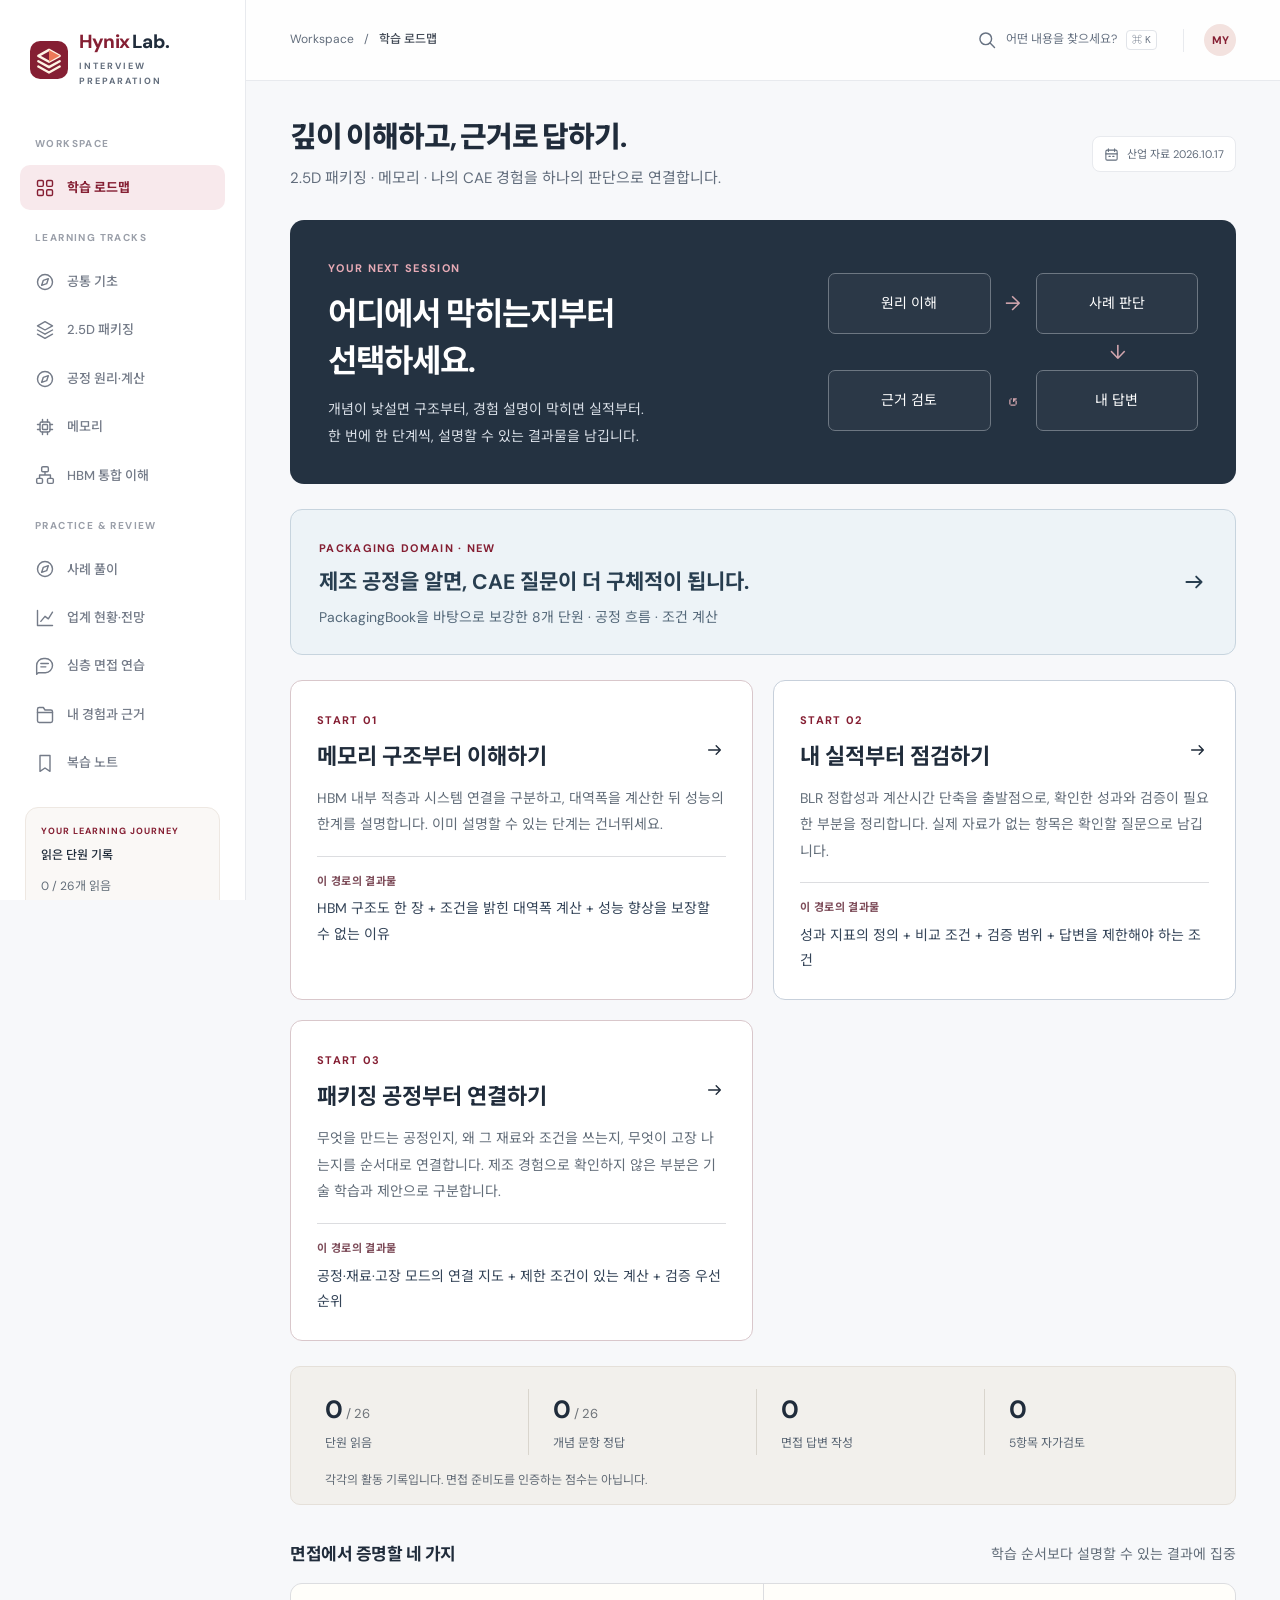
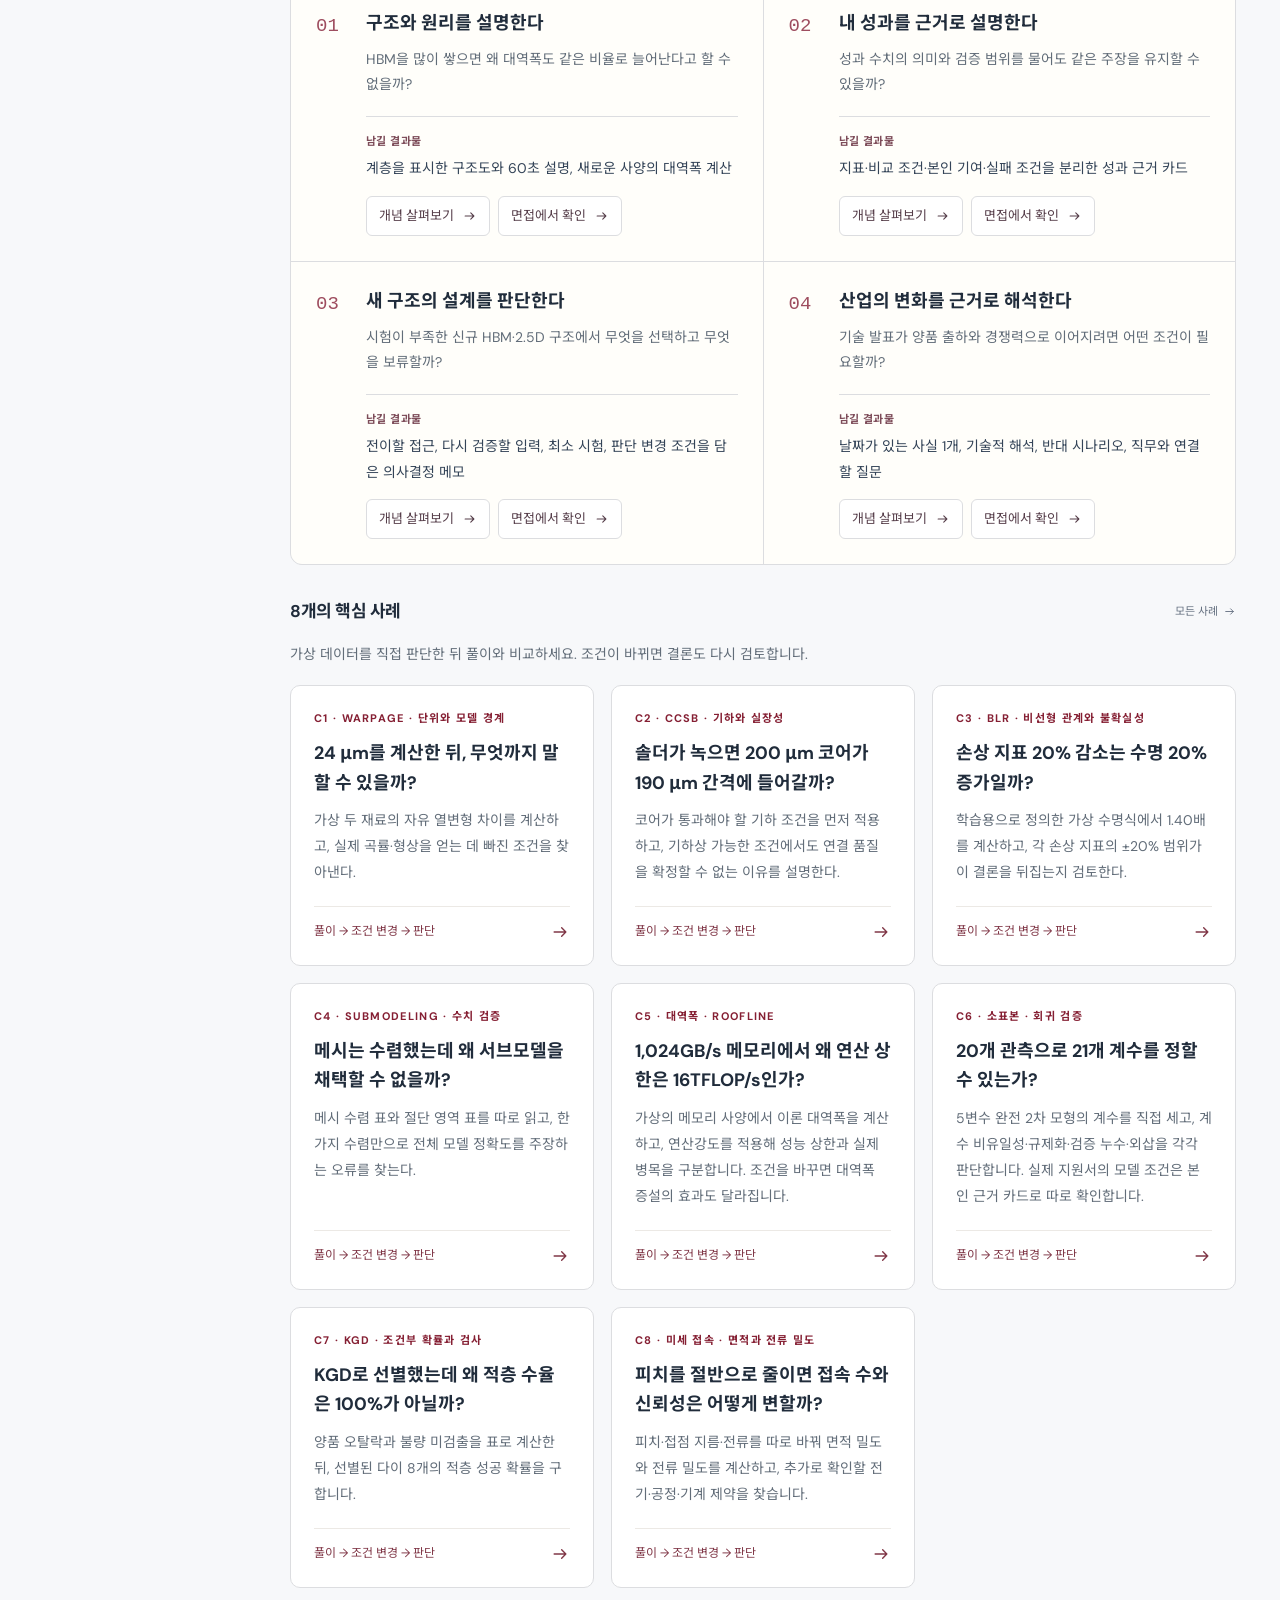
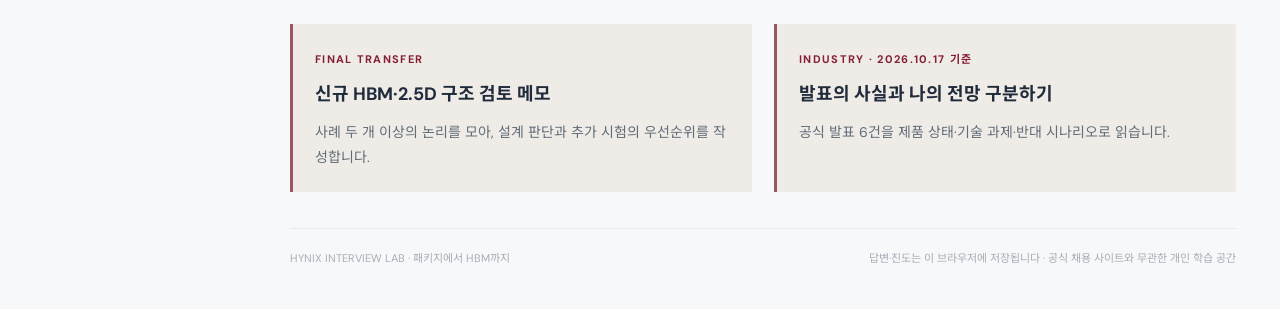
<file: hynix-interview/index.html>
<!doctype html>
<html lang="ko">
<head>
  <meta charset="utf-8">
  <meta name="viewport" content="width=device-width, initial-scale=1">
  <meta name="theme-color" content="#851f33">
  <meta name="description" content="2.5D 패키징과 메모리의 기초부터 HBM, 패키지 CAE 심층 면접까지. 개념 학습, 여덟 가지 진단 사례, 조건별 심층 질문과 개인 답변 노트를 연결해 준비하세요.">
  <title>Hynix Interview Lab · 패키지에서 HBM까지</title>
  <link rel="icon" type="image/svg+xml" href="./assets/favicon.svg">
  <link rel="stylesheet" href="./assets/style.css">
  <link rel="stylesheet" href="./assets/workspace-v2.css">
  <link rel="stylesheet" href="./assets/process-learning.css">
  <script defer src="./content/packaging.js"></script>
  <script defer src="./content/memory.js"></script>
  <script defer src="./content/questions.js"></script>
  <script defer src="./content/industry.js"></script>
  <script defer src="./content/curriculum.js"></script>
  <script defer src="./content/coaching.js"></script>
  <script defer src="./content/deepdives.js"></script>
  <script defer src="./content/process-foundations.js"></script>
  <script defer src="./content/process-advanced.js"></script>
  <script defer src="./content/process-interviews.js"></script>
  <script defer src="./content/process-map.js"></script>
  <script defer src="./content/cases-packaging.js"></script>
  <script defer src="./content/cases-analysis.js"></script>
  <script defer src="./content/cases-process.js"></script>
  <script defer src="./assets/technical-diagrams.js"></script>
  <script defer src="./assets/process-learning.js"></script>
  <script defer src="./assets/workspace-v2.js"></script>
  <script defer src="./assets/app.js"></script>
</head>
<body>
  <a class="skip-link" href="#main">본문으로 바로가기</a>
  <div id="app"><div class="initial-loading">학습 공간을 준비하고 있습니다.</div></div>
  <dialog id="search-dialog" aria-labelledby="search-title">
    <div class="search-heading"><strong id="search-title">학습 내용 검색</strong><button class="icon-button" id="close-search" aria-label="검색 닫기">✕</button></div>
    <label class="search-input-wrap"><span aria-hidden="true">⌕</span><input id="search-input" type="search" aria-label="개념, 단원, 면접 질문 검색" placeholder="개념, 단원, 면접 질문 검색" autocomplete="off"></label>
    <div id="search-results" class="search-results"></div>
    <p class="search-hint">Esc 닫기 · 검색 결과를 선택하면 해당 페이지로 이동합니다.</p>
  </dialog>
  <div id="toast" class="toast" role="status" aria-live="polite"></div>
  <input hidden id="import-file" type="file" accept="application/json,.json">
</body>
</html>
</file>
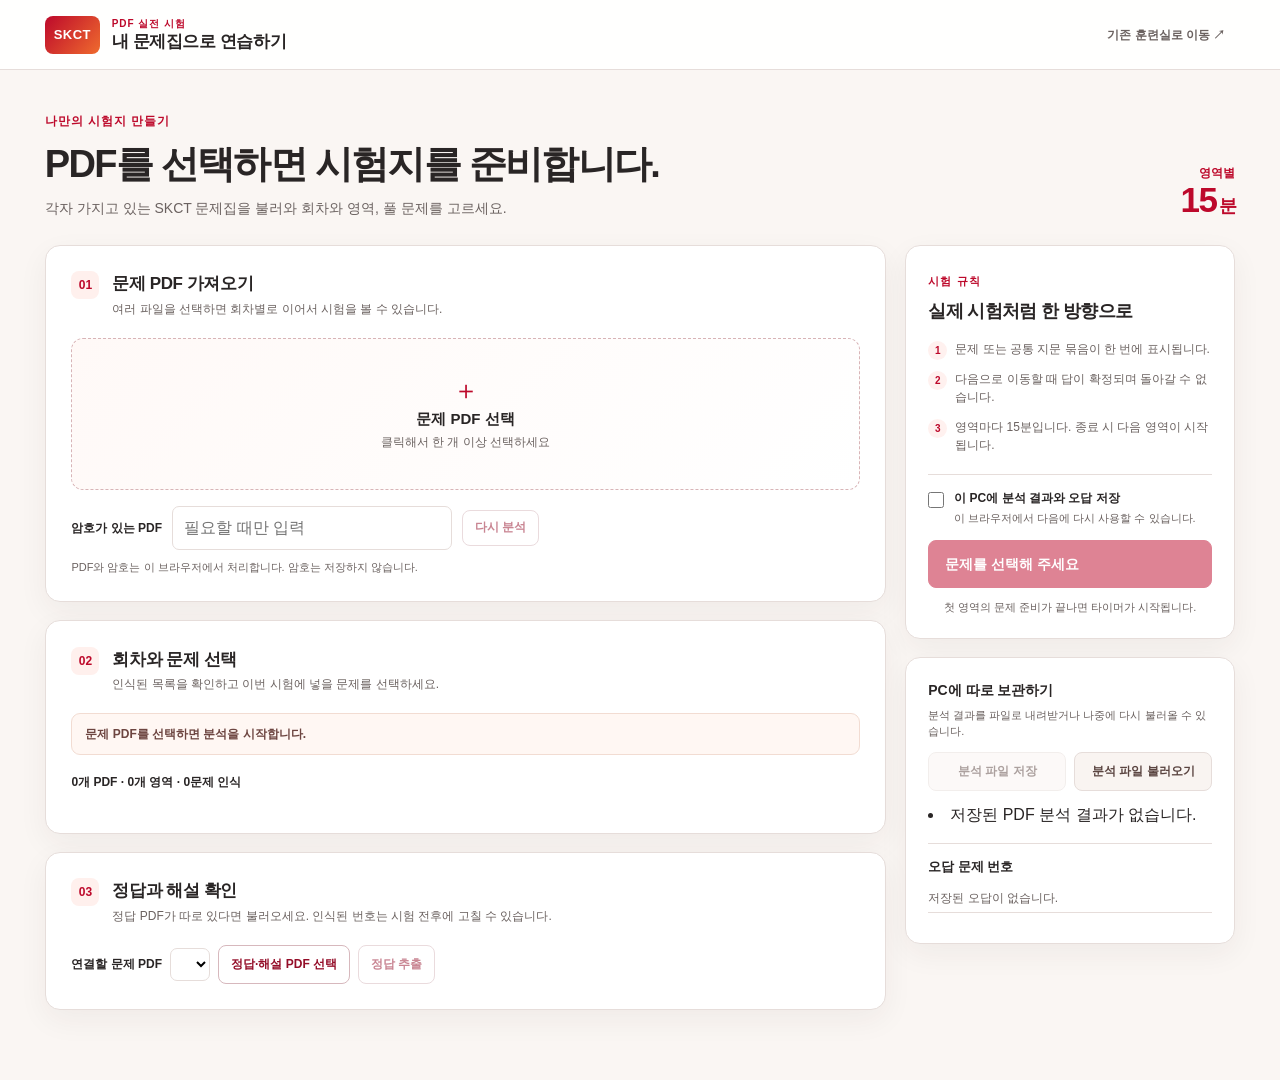
<file: pdf-exam/index.html>
<!doctype html>
<html lang="ko">
<head>
  <meta charset="utf-8">
  <meta name="viewport" content="width=device-width, initial-scale=1, viewport-fit=cover">
  <meta name="theme-color" content="#b90023">
  <link rel="icon" href="data:,">
  <meta name="description" content="내 PDF로 풀어보는 SKCT 실전 시험. 문제와 답안은 브라우저에서 처리됩니다.">
  <title>내 PDF로 보는 SKCT 실전 시험</title>
  <link rel="stylesheet" href="./style.css">
  <script src="./pdf-engine.js" defer></script>
  <script src="./answer-engine.js" defer></script>
  <script src="./storage.js" defer></script>
  <script src="./app.js" defer></script>
</head>
<body>
  <div class="app-shell">
    <header class="site-header">
      <div class="brand-lockup">
        <span class="brand-mark" aria-hidden="true">SKCT</span>
        <div>
          <p class="brand-eyebrow">PDF 실전 시험</p>
          <h1>내 문제집으로 연습하기</h1>
        </div>
      </div>
      <a class="site-home-link" href="../index.html">기존 훈련실로 이동 <span aria-hidden="true">↗</span></a>
    </header>

    <main>
      <section id="setup-view" class="view setup-view" aria-labelledby="setup-title">
        <div class="setup-heading">
          <div>
            <span class="eyebrow">나만의 시험지 만들기</span>
            <h2 id="setup-title">PDF를 선택하면 시험지를 준비합니다.</h2>
            <p>각자 가지고 있는 SKCT 문제집을 불러와 회차와 영역, 풀 문제를 고르세요.</p>
          </div>
          <div class="time-rule" aria-label="영역별 제한 시간 15분">
            <span>영역별</span><strong>15<span>분</span></strong>
          </div>
        </div>

        <div class="setup-grid">
          <div class="setup-primary">
            <section class="card import-card" aria-labelledby="import-title">
              <div class="card-heading">
                <span class="step-number">01</span>
                <div>
                  <h3 id="import-title">문제 PDF 가져오기</h3>
                  <p>여러 파일을 선택하면 회차별로 이어서 시험을 볼 수 있습니다.</p>
                </div>
              </div>
              <label class="file-picker" for="pdf-input">
                <span class="file-icon" aria-hidden="true">＋</span>
                <strong>문제 PDF 선택</strong>
                <span>클릭해서 한 개 이상 선택하세요</span>
              </label>
              <input id="pdf-input" class="visually-hidden" type="file" accept="application/pdf,.pdf" multiple aria-describedby="pdf-privacy-note">
              <div class="password-row">
                <label for="pdf-password-input">암호가 있는 PDF</label>
                <input id="pdf-password-input" type="password" autocomplete="off" placeholder="필요할 때만 입력" aria-describedby="pdf-privacy-note">
                <button id="analyze-btn" class="button button-secondary" type="button" disabled>다시 분석</button>
              </div>
              <p id="pdf-privacy-note" class="privacy-note">PDF와 암호는 이 브라우저에서 처리합니다. 암호는 저장하지 않습니다.</p>
              <div id="file-list" class="file-list" aria-live="polite">
                <p class="empty-state">선택한 PDF가 없습니다.</p>
              </div>
            </section>

            <section class="card prepare-card" aria-labelledby="prepare-title">
              <div class="card-heading">
                <span class="step-number">02</span>
                <div>
                  <h3 id="prepare-title">회차와 문제 선택</h3>
                  <p>인식된 목록을 확인하고 이번 시험에 넣을 문제를 선택하세요.</p>
                </div>
              </div>
              <div id="analysis-status" class="status-banner" role="status" aria-live="polite">문제 PDF를 선택하면 분석을 시작합니다.</div>
              <div class="progress-line">
                <progress id="analysis-progress" max="100" value="0" hidden></progress>
                <span id="analysis-progress-text" aria-live="polite"></span>
              </div>
              <div id="setup-summary" class="setup-summary" aria-live="polite"></div>
              <div id="issue-list" class="issue-list" role="status" aria-live="polite"></div>
              <div id="section-list" class="section-list">
                <p class="empty-state">PDF 분석이 끝나면 회차와 영역이 여기에 표시됩니다.</p>
              </div>
              <div id="manual-range-panel" class="manual-range-panel" hidden>
                <h4>회차·영역을 찾지 못했나요?</h4>
                <p>문제가 있는 페이지 범위를 지정하면 해당 부분을 다시 분석합니다.</p>
                <div class="manual-range-fields">
                  <label>문제 PDF<select id="manual-range-source"></select></label>
                  <label>회차·영역 이름<input id="manual-range-name" type="text" placeholder="예: 1회 언어이해"></label>
                  <label>시작 페이지<input id="manual-range-start" type="number" min="1" inputmode="numeric" placeholder="1"></label>
                  <label>끝 페이지<input id="manual-range-end" type="number" min="1" inputmode="numeric" placeholder="20"></label>
                  <button id="add-manual-range-btn" class="button button-secondary" type="button">범위 분석</button>
                </div>
              </div>
            </section>

            <section class="card answer-card" aria-labelledby="answer-title">
              <div class="card-heading">
                <span class="step-number">03</span>
                <div>
                  <h3 id="answer-title">정답과 해설 확인</h3>
                  <p>정답 PDF가 따로 있다면 불러오세요. 인식된 번호는 시험 전후에 고칠 수 있습니다.</p>
                </div>
              </div>
              <div class="answer-import-row">
                <label for="answer-target-source">연결할 문제 PDF</label>
                <select id="answer-target-source" aria-label="정답을 연결할 문제 PDF"></select>
                <label class="button button-secondary file-inline" for="answer-pdf-input">정답·해설 PDF 선택</label>
                <input id="answer-pdf-input" class="visually-hidden" type="file" accept="application/pdf,.pdf">
                <button id="extract-answers-btn" class="button button-secondary" type="button" disabled>정답 추출</button>
              </div>
              <div id="answer-file-list" class="file-list compact-list" aria-live="polite"></div>
              <div id="answer-extraction-status" class="inline-status" role="status" aria-live="polite"></div>
              <div id="answer-editor-list" class="answer-editor-list">
                <p class="empty-state">문제 분석 후 정답 번호를 입력하거나 확인할 수 있습니다.</p>
              </div>
              <button id="save-corrections-btn" class="button button-secondary" type="button" hidden>정답 수정 저장</button>
            </section>
          </div>

          <aside class="setup-aside" aria-label="시험 시작 설정">
            <section class="card start-card">
              <span class="aside-kicker">시험 규칙</span>
              <h3>실제 시험처럼 한 방향으로</h3>
              <ol class="rule-list">
                <li>문제 또는 공통 지문 묶음이 한 번에 표시됩니다.</li>
                <li>다음으로 이동할 때 답이 확정되며 돌아갈 수 없습니다.</li>
                <li>영역마다 15분입니다. 종료 시 다음 영역이 시작됩니다.</li>
              </ol>
              <label class="save-option">
                <input id="save-locally" type="checkbox">
                <span><strong>이 PC에 분석 결과와 오답 저장</strong><small>이 브라우저에서 다음에 다시 사용할 수 있습니다.</small></span>
              </label>
              <button id="start-exam-btn" class="button button-primary start-button" type="button" disabled>시험 시작 <span aria-hidden="true">→</span></button>
              <p class="start-footnote">첫 영역의 문제 준비가 끝나면 타이머가 시작됩니다.</p>
            </section>
            <section class="card local-card">
              <h3>PC에 따로 보관하기</h3>
              <p>분석 결과를 파일로 내려받거나 나중에 다시 불러올 수 있습니다.</p>
              <div class="local-actions">
                <button id="export-analysis-btn" class="button button-quiet" type="button" disabled>분석 파일 저장</button>
                <label class="button button-quiet file-inline" for="import-analysis-input">분석 파일 불러오기</label>
                <input id="import-analysis-input" class="visually-hidden" type="file" accept="application/json,.json">
              </div>
              <div id="saved-list" class="saved-list" aria-live="polite"></div>
              <div class="mistake-panel">
                <h4>오답 문제 번호</h4>
                <div id="mistake-list" class="mistake-list" aria-live="polite"></div>
                <button id="select-mistakes-btn" class="button button-secondary" type="button" hidden>저장된 오답만 선택</button>
              </div>
            </section>
          </aside>
        </div>
      </section>

      <section id="exam-view" class="view exam-view" aria-label="시험 화면" hidden>
        <div class="exam-topbar">
          <div class="exam-place">
            <span id="exam-round" class="round-pill">1회</span>
            <div>
              <span class="mini-label">현재 영역</span>
              <strong id="exam-section">영역 준비 중</strong>
            </div>
            <span class="exam-count"><b id="exam-question-number">1</b><span> / </span><span id="exam-question-total">1</span>번</span>
          </div>
          <div class="exam-clock" aria-label="남은 시간">
            <span class="mini-label">영역 남은 시간</span>
            <strong id="timer-display" aria-live="off">15:00</strong>
          </div>
        </div>
        <div class="exam-workspace">
          <div class="question-column">
            <div class="question-toolbar">
              <div>
                <span class="eyebrow">문제 원본</span>
                <p>보기 위치를 눌러 답을 고르세요.</p>
              </div>
              <div class="question-zoom" aria-label="문제 확대 축소">
                <button id="zoom-out-btn" type="button" aria-label="문제 축소">−</button>
                <span id="zoom-level">100%</span>
                <button id="zoom-in-btn" type="button" aria-label="문제 확대">＋</button>
              </div>
              <button id="finish-section-btn" class="button button-quiet" type="button">영역 일찍 마치기</button>
            </div>
            <div id="exam-error" class="exam-error" role="alert" hidden></div>
            <div id="question-scroll" class="question-scroll">
              <div id="question-image-stack" class="question-image-stack" aria-live="polite"></div>
            </div>
            <div class="question-footer">
              <div class="answer-indicator" role="status" aria-live="polite"><span class="answer-indicator-label">선택한 답</span><strong id="selected-answer">미응답</strong></div>
              <p class="one-way-note">다음으로 넘어가면 이 문제로 돌아올 수 없습니다.</p>
              <button id="next-question-btn" class="button button-primary" type="button">다음 문제 <span aria-hidden="true">→</span></button>
            </div>
          </div>

          <aside class="tools-column" aria-label="시험 도구">
            <div class="tools-heading"><strong>시험 도구</strong><span>메모 · 그림판 · 계산기</span></div>
            <div class="tool-tabs" role="tablist" aria-label="시험 도구 선택">
              <button id="tool-memo-tab" class="tool-tab active" type="button" role="tab" aria-controls="memo-panel" aria-selected="true" data-tool-target="memo-panel">메모장</button>
              <button id="tool-draw-tab" class="tool-tab" type="button" role="tab" aria-controls="draw-panel" aria-selected="false" data-tool-target="draw-panel">그림판</button>
              <button id="tool-calculator-tab" class="tool-tab" type="button" role="tab" aria-controls="calculator-panel" aria-selected="false" data-tool-target="calculator-panel">계산기</button>
            </div>
            <div id="memo-panel" class="tool-panel" role="tabpanel" aria-labelledby="tool-memo-tab">
              <label for="memo-input" class="tool-help">풀이 과정과 필요한 숫자를 적어두세요.</label>
              <textarea id="memo-input" spellcheck="false" placeholder="여기에 메모를 작성하세요"></textarea>
            </div>
            <div id="draw-panel" class="tool-panel" role="tabpanel" aria-labelledby="tool-draw-tab" hidden>
              <div class="draw-toolbar">
                <div class="draw-colors" aria-label="펜 색상">
                  <button class="draw-color active" type="button" data-color="#222222" style="--swatch:#222222" aria-label="검정 펜" title="검정 펜"></button>
                  <button class="draw-color" type="button" data-color="#2455bb" style="--swatch:#2455bb" aria-label="파랑 펜" title="파랑 펜"></button>
                  <button class="draw-color" type="button" data-color="#c42132" style="--swatch:#c42132" aria-label="빨강 펜" title="빨강 펜"></button>
                </div>
                <button id="draw-clear-btn" class="button button-quiet" type="button">전체 지우기</button>
              </div>
              <div class="canvas-frame"><canvas id="draw-canvas" aria-label="풀이 그림판"></canvas></div>
            </div>
            <div id="calculator-panel" class="tool-panel" role="tabpanel" aria-labelledby="tool-calculator-tab" hidden>
              <p class="tool-help">간단한 사칙연산 계산기</p>
              <output id="calculator-display" class="calculator-display" aria-live="polite">0</output>
              <div class="calculator-grid" aria-label="계산기 키패드">
                <button class="calc-key calc-function" type="button" data-calc="clear">C</button>
                <button class="calc-key calc-function" type="button" data-calc="backspace">⌫</button>
                <button class="calc-key calc-function" type="button" data-calc="percent">%</button>
                <button class="calc-key calc-operator" type="button" data-calc="/">÷</button>
                <button class="calc-key" type="button" data-calc="7">7</button>
                <button class="calc-key" type="button" data-calc="8">8</button>
                <button class="calc-key" type="button" data-calc="9">9</button>
                <button class="calc-key calc-operator" type="button" data-calc="*">×</button>
                <button class="calc-key" type="button" data-calc="4">4</button>
                <button class="calc-key" type="button" data-calc="5">5</button>
                <button class="calc-key" type="button" data-calc="6">6</button>
                <button class="calc-key calc-operator" type="button" data-calc="-">−</button>
                <button class="calc-key" type="button" data-calc="1">1</button>
                <button class="calc-key" type="button" data-calc="2">2</button>
                <button class="calc-key" type="button" data-calc="3">3</button>
                <button class="calc-key calc-operator" type="button" data-calc="+">+</button>
                <button class="calc-key calc-zero" type="button" data-calc="0">0</button>
                <button class="calc-key" type="button" data-calc=".">.</button>
                <button class="calc-key calc-equals" type="button" data-calc="=">=</button>
              </div>
            </div>
          </aside>
        </div>
      </section>

      <section id="result-view" class="view result-view" aria-labelledby="result-title" hidden>
        <div class="result-heading">
          <span class="eyebrow">시험 결과</span>
          <h2 id="result-title">수고하셨습니다.</h2>
          <p>선택한 답과 정답을 비교하고 틀린 문제 번호를 확인하세요.</p>
        </div>
        <div id="result-summary" class="result-summary" aria-live="polite"></div>
        <section class="card result-list-card" aria-labelledby="result-list-title">
          <div class="result-list-heading">
            <div><h3 id="result-list-title">문항별 결과</h3><p>정답이 비어 있거나 잘못 추출됐다면 아래에서 수정할 수 있습니다.</p></div>
            <button id="export-results-btn" class="button button-secondary" type="button">결과 파일 저장</button>
          </div>
          <div id="result-list" class="result-list"></div>
        </section>
        <button id="restart-btn" class="button button-primary" type="button">새 시험 준비하기 <span aria-hidden="true">→</span></button>
      </section>
    </main>
  </div>

  <dialog id="next-confirm-dialog" class="confirm-dialog" aria-labelledby="next-confirm-title" aria-describedby="next-confirm-text">
    <div class="dialog-symbol" aria-hidden="true">→</div>
    <h2 id="next-confirm-title">다음 문제로 이동할까요?</h2>
    <p id="next-confirm-text">넘어가면 이전 문제로 돌아올 수 없습니다.</p>
    <div class="dialog-actions"><button id="cancel-next-btn" class="button button-secondary" type="button">계속 풀기</button><button id="confirm-next-btn" class="button button-primary" type="button">답 확정하고 이동</button></div>
  </dialog>
  <dialog id="finish-section-dialog" class="confirm-dialog" aria-labelledby="finish-section-title">
    <div class="dialog-symbol" aria-hidden="true">✓</div>
    <h2 id="finish-section-title">이 영역을 마칠까요?</h2>
    <p id="finish-section-text">현재 영역의 남은 시간은 다음 영역으로 넘어가지 않습니다. 마치면 되돌아올 수 없습니다.</p>
    <div class="dialog-actions"><button id="cancel-finish-section-btn" class="button button-secondary" type="button">계속 풀기</button><button id="confirm-finish-section-btn" class="button button-primary" type="button">다음 영역 시작</button></div>
  </dialog>
</body>
</html>
</file>
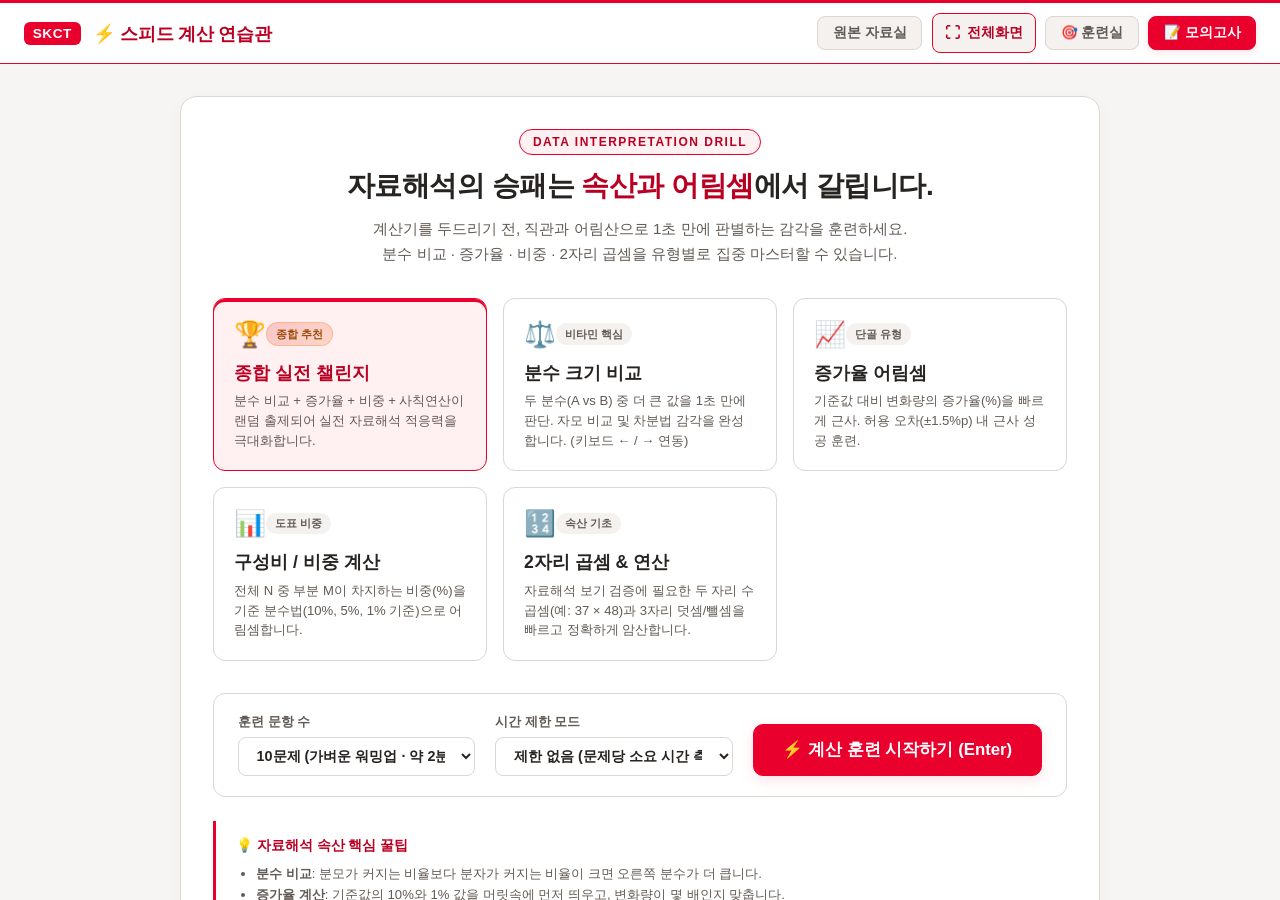
<file: calc-drill.html>
<!DOCTYPE html>
<html lang="ko">
<head>
  <meta charset="UTF-8">
  <meta name="viewport" content="width=device-width, initial-scale=1.0, viewport-fit=cover">
  <meta name="mobile-web-app-capable" content="yes">
  <meta name="apple-mobile-web-app-capable" content="yes">
  <meta name="apple-mobile-web-app-status-bar-style" content="default">
  <meta name="apple-mobile-web-app-title" content="SKCT 계산연습">
  <title>SKCT 스피드 계산 연습관 · 자료해석 속산 특훈</title>
  <meta name="description" content="SKCT 자료해석 및 수리 대비 스피드 계산 연습: 분수 크기 비교, 증가율 어림셈, 구성비, 2자리 곱셈 비타민 연산 훈련">
  <link rel="stylesheet" href="style.css?v=20260921_reading1">
  <link rel="stylesheet" href="calc-drill.css?v=20260921_reading1">
  <meta name="theme-color" content="#EA002C">
  <link rel="stylesheet" href="hynix-theme.css?v=20260921_reading1">
  <link rel="stylesheet" href="usability.css?v=20260921_reading1">
</head>
<body>
  <div id="calc-app">
    <!-- Header -->
    <header class="calc-header-nav">
      <div class="calc-nav-left">
        <span class="logo-badge">SKCT</span>
        <h1 class="calc-nav-title">⚡ 스피드 계산 연습관</h1>
      </div>

      <div class="calc-nav-center" id="nav-stats-bar" style="display: none;">
        <div class="stat-chip streak-chip" id="streak-chip">
          <span class="streak-icon">🔥</span>
          <span id="streak-count">0</span>연속 정답
        </div>
        <div class="stat-chip timer-chip">
          <span class="timer-icon">⏱️</span>
          <span id="drill-total-timer">00:00</span>
        </div>
        <div class="stat-chip progress-chip">
          <span id="drill-progress-text">1 / 10</span>
        </div>
      </div>

      <div class="calc-nav-right"><a href="sources.html" class="nav-link-btn">원본 자료실</a>
        <button id="fullscreen-btn" class="header-action-btn fullscreen-btn" style="padding: 6px 12px; font-size: 0.85rem;" title="태블릿/PC 전체화면 몰입 모드 (F11)">
          <span class="fullscreen-icon">⛶</span>
          <span class="fullscreen-text">전체화면</span>
        </button>
        <a href="index.html" class="nav-link-btn" title="전략 훈련실로 이동">🎯 훈련실</a>
        <a href="exam.html" class="nav-link-btn primary" title="기존 모의고사 화면으로 이동">📝 모의고사</a>
      </div>
    </header>

    <!-- Main View Area -->
    <main class="calc-main-container">

      <!-- View 1: Setup & Mode Selection -->
      <section id="setup-view" class="calc-card view-panel active">
        <div class="setup-hero">
          <div class="hero-badge">DATA INTERPRETATION DRILL</div>
          <h2>자료해석의 승패는 <span class="highlight-text">속산과 어림셈</span>에서 갈립니다.</h2>
          <p class="hero-sub">
            계산기를 두드리기 전, 직관과 어림산으로 1초 만에 판별하는 감각을 훈련하세요.<br>
            분수 비교 · 증가율 · 비중 · 2자리 곱셈을 유형별로 집중 마스터할 수 있습니다.
          </p>
        </div>

        <!-- Mode Cards Grid -->
        <div class="mode-select-grid" role="radiogroup" aria-label="계산 훈련 모드">
          <button type="button" class="calc-mode-card active" data-mode="all" aria-checked="true">
            <div class="mode-card-header">
              <span class="mode-icon">🏆</span>
              <span class="mode-badge best">종합 추천</span>
            </div>
            <strong class="mode-title">종합 실전 챌린지</strong>
            <p class="mode-desc">분수 비교 + 증가율 + 비중 + 사칙연산이 랜덤 출제되어 실전 자료해석 적응력을 극대화합니다.</p>
          </button>

          <button type="button" class="calc-mode-card" data-mode="fraction" aria-checked="false">
            <div class="mode-card-header">
              <span class="mode-icon">⚖️</span>
              <span class="mode-badge">비타민 핵심</span>
            </div>
            <strong class="mode-title">분수 크기 비교</strong>
            <p class="mode-desc">두 분수(A vs B) 중 더 큰 값을 1초 만에 판단. 자모 비교 및 차분법 감각을 완성합니다. (키보드 ← / → 연동)</p>
          </button>

          <button type="button" class="calc-mode-card" data-mode="growth" aria-checked="false">
            <div class="mode-card-header">
              <span class="mode-icon">📈</span>
              <span class="mode-badge">단골 유형</span>
            </div>
            <strong class="mode-title">증가율 어림셈</strong>
            <p class="mode-desc">기준값 대비 변화량의 증가율(%)을 빠르게 근사. 허용 오차(±1.5%p) 내 근사 성공 훈련.</p>
          </button>

          <button type="button" class="calc-mode-card" data-mode="ratio" aria-checked="false">
            <div class="mode-card-header">
              <span class="mode-icon">📊</span>
              <span class="mode-badge">도표 비중</span>
            </div>
            <strong class="mode-title">구성비 / 비중 계산</strong>
            <p class="mode-desc">전체 N 중 부분 M이 차지하는 비중(%)을 기준 분수법(10%, 5%, 1% 기준)으로 어림셈합니다.</p>
          </button>

          <button type="button" class="calc-mode-card" data-mode="multiply" aria-checked="false">
            <div class="mode-card-header">
              <span class="mode-icon">🔢</span>
              <span class="mode-badge">속산 기초</span>
            </div>
            <strong class="mode-title">2자리 곱셈 & 연산</strong>
            <p class="mode-desc">자료해석 보기 검증에 필요한 두 자리 수 곱셈(예: 37 × 48)과 3자리 덧셈/뺄셈을 빠르고 정확하게 암산합니다.</p>
          </button>
        </div>

        <!-- Drill Options -->
        <div class="setup-controls-panel">
          <div class="control-group">
            <label for="q-count-select">훈련 문항 수</label>
            <select id="q-count-select" class="calc-select">
              <option value="10" selected>10문제 (가벼운 워밍업 · 약 2분)</option>
              <option value="20">20문제 (집중 훈련 · 약 4분)</option>
              <option value="30">30문제 (실전 타임어택 · 약 6분)</option>
              <option value="50">50문제 (한계 돌파 모드)</option>
              <option value="999">무제한 (틀릴 때까지 연속 연습)</option>
            </select>
          </div>

          <div class="control-group">
            <label for="time-mode-select">시간 제한 모드</label>
            <select id="time-mode-select" class="calc-select">
              <option value="none" selected>제한 없음 (문제당 소요 시간 측정)</option>
              <option value="10">문제당 10초 타임어택 (실전 페이스)</option>
              <option value="7">문제당 7초 스피드 챌린지 (고득점 목표)</option>
              <option value="5">문제당 5초 번개 챌린지 (극강 직관)</option>
            </select>
          </div>

          <button type="button" id="start-drill-btn" class="btn-start-drill">
            ⚡ 계산 훈련 시작하기 (Enter)
          </button>
        </div>

        <!-- Tips & Guide -->
        <div class="setup-tips-card">
          <div class="tip-header">💡 자료해석 속산 핵심 꿀팁</div>
          <ul class="tip-list">
            <li><strong>분수 비교</strong>: 분모가 커지는 비율보다 분자가 커지는 비율이 크면 오른쪽 분수가 더 큽니다.</li>
            <li><strong>증가율 계산</strong>: 기준값의 10%와 1% 값을 머릿속에 먼저 띄우고, 변화량이 몇 배인지 맞춥니다.</li>
            <li><strong>단축키</strong>: 분수 비교 시 키보드 <kbd>A</kbd> / <kbd>B</kbd> 또는 방향키 <kbd>←</kbd> / <kbd>→</kbd> 로 마우스 없이 1초 컷 가능!</li>
          </ul>
        </div>
      </section>

      <!-- View 2: Active Drill Arena -->
      <section id="drill-view" class="calc-card view-panel" style="display: none;">
        <!-- Question Meta Header -->
        <div class="drill-top-bar">
          <div class="drill-badge-group">
            <span class="type-pill" id="current-type-pill">⚖️ 분수 비교</span>
            <span class="q-seq-text" id="current-seq-text">문제 1 / 10</span>
          </div>
          <div class="drill-lap-timer" id="question-lap-timer">
            ⏱️ <span id="lap-seconds">0.0</span>초
          </div>
        </div>

        <!-- Question Body Area -->
        <div class="drill-question-area" id="drill-question-container">
          <!-- Populated dynamically: either fraction compare UI or prompt+input UI -->
        </div>

        <!-- Solution & Feedback Banner -->
        <div class="feedback-banner" id="feedback-banner" role="status" aria-live="polite" style="display: none;">
          <div class="feedback-header">
            <span class="feedback-icon" id="feedback-icon">✓</span>
            <strong class="feedback-title" id="feedback-title">정답입니다!</strong>
            <span class="feedback-time" id="feedback-time-text">소요: 1.8초</span>
          </div>
          <div class="feedback-solution" id="feedback-solution-text">
            변화량 78 ÷ 기준값 300 = 26%
          </div>
          <button type="button" id="next-drill-btn" class="btn-next-drill">
            다음 문제 ▶ (Enter 또는 Space)
          </button>
        </div>

        <!-- Mobile/Mouse Keypad Area (for numeric inputs) -->
        <div class="drill-keypad" id="drill-keypad" style="display: none;">
          <button type="button" class="kp-btn" data-key="7">7</button>
          <button type="button" class="kp-btn" data-key="8">8</button>
          <button type="button" class="kp-btn" data-key="9">9</button>
          <button type="button" class="kp-btn op" data-key="backspace">⌫</button>
          <button type="button" class="kp-btn" data-key="4">4</button>
          <button type="button" class="kp-btn" data-key="5">5</button>
          <button type="button" class="kp-btn" data-key="6">6</button>
          <button type="button" class="kp-btn op" data-key="clear">C</button>
          <button type="button" class="kp-btn" data-key="1">1</button>
          <button type="button" class="kp-btn" data-key="2">2</button>
          <button type="button" class="kp-btn" data-key="3">3</button>
          <button type="button" class="kp-btn" data-key=".">.</button>
          <button type="button" class="kp-btn" data-key="-">±</button>
          <button type="button" class="kp-btn" data-key="0">0</button>
          <button type="button" class="kp-btn primary enter" data-key="enter">확인 ↵</button>
        </div>

        <!-- Bottom Actions -->
        <div class="drill-footer-actions">
          <button type="button" id="abort-drill-btn" class="btn-abort">중단하고 나가기</button>
          <span class="keyboard-guide" id="keyboard-guide-text">⌨️ 키보드 숫자 입력 후 Enter키를 누르세요.</span>
        </div>
      </section>

      <!-- View 3: Drill Results & Analysis -->
      <section id="result-view" class="calc-card view-panel" style="display: none;">
        <div class="result-hero">
          <div class="result-trophy" id="result-trophy-icon">🏆</div>
          <h2 id="result-title">훈련 완료!</h2>
          <p class="result-sub" id="result-subtitle">집중력 있는 훈련으로 어림셈 감각이 한층 날카로워졌습니다.</p>
        </div>

        <!-- Stat Highlights Grid -->
        <div class="result-stats-grid">
          <div class="res-stat-card main">
            <span class="res-stat-label">최종 정답률</span>
            <strong class="res-stat-val" id="res-accuracy-val">90%</strong>
            <span class="res-stat-sub" id="res-correct-ratio">9 / 10 성공</span>
          </div>
          <div class="res-stat-card">
            <span class="res-stat-label">문항당 평균 속도</span>
            <strong class="res-stat-val speed" id="res-avg-time-val">2.8초</strong>
            <span class="res-stat-sub" id="res-speed-rank">⚡ 번개 페이스</span>
          </div>
          <div class="res-stat-card">
            <span class="res-stat-label">최대 연속 정답</span>
            <strong class="res-stat-val streak" id="res-max-streak-val">🔥 8연속</strong>
            <span class="res-stat-sub">안정적인 집중력 유지</span>
          </div>
          <div class="res-stat-card">
            <span class="res-stat-label">총 소요 시간</span>
            <strong class="res-stat-val time" id="res-total-time-val">00:28</strong>
            <span class="res-stat-sub" id="res-date-text">방금 완료</span>
          </div>
        </div>

        <!-- Question Review Accordion / List -->
        <div class="result-history-box">
          <div class="history-header">
            <h3>📋 풀이 문항 전수 분석</h3>
            <div class="history-filter-pills">
              <button type="button" class="hist-filter-pill active" data-filter="all">전체 (<span id="count-all">10</span>)</button>
              <button type="button" class="hist-filter-pill" data-filter="wrong">오답만 (<span id="count-wrong">1</span>)</button>
            </div>
          </div>
          <div class="history-list" id="drill-history-list">
            <!-- Populated via JS -->
          </div>
        </div>

        <!-- Footer Action Buttons -->
        <div class="result-actions-bar">
          <button type="button" id="btn-restart-same" class="btn-res-action primary">
            🔄 같은 설정으로 다시 풀기
          </button>
          <button type="button" id="btn-retry-wrong" class="btn-res-action warning" style="display: none;">
            ❌ 오답만 다시 풀기 (<span id="wrong-retry-count">0</span>)
          </button>
          <button type="button" id="btn-change-mode" class="btn-res-action secondary">
            ⚙️ 다른 유형 선택
          </button>
          <a href="index.html" class="btn-res-action outline">
            🎯 훈련실 홈으로
          </a>
        </div>
      </section>

    </main>
  </div>

  <script src="fullscreen.js?v=20260921_reading1"></script>
  <script src="calc-drill.js?v=20260921_reading1"></script>
  <script src="ui-shell.js?v=20260921_reading1"></script>
</body>
</html>
</file>
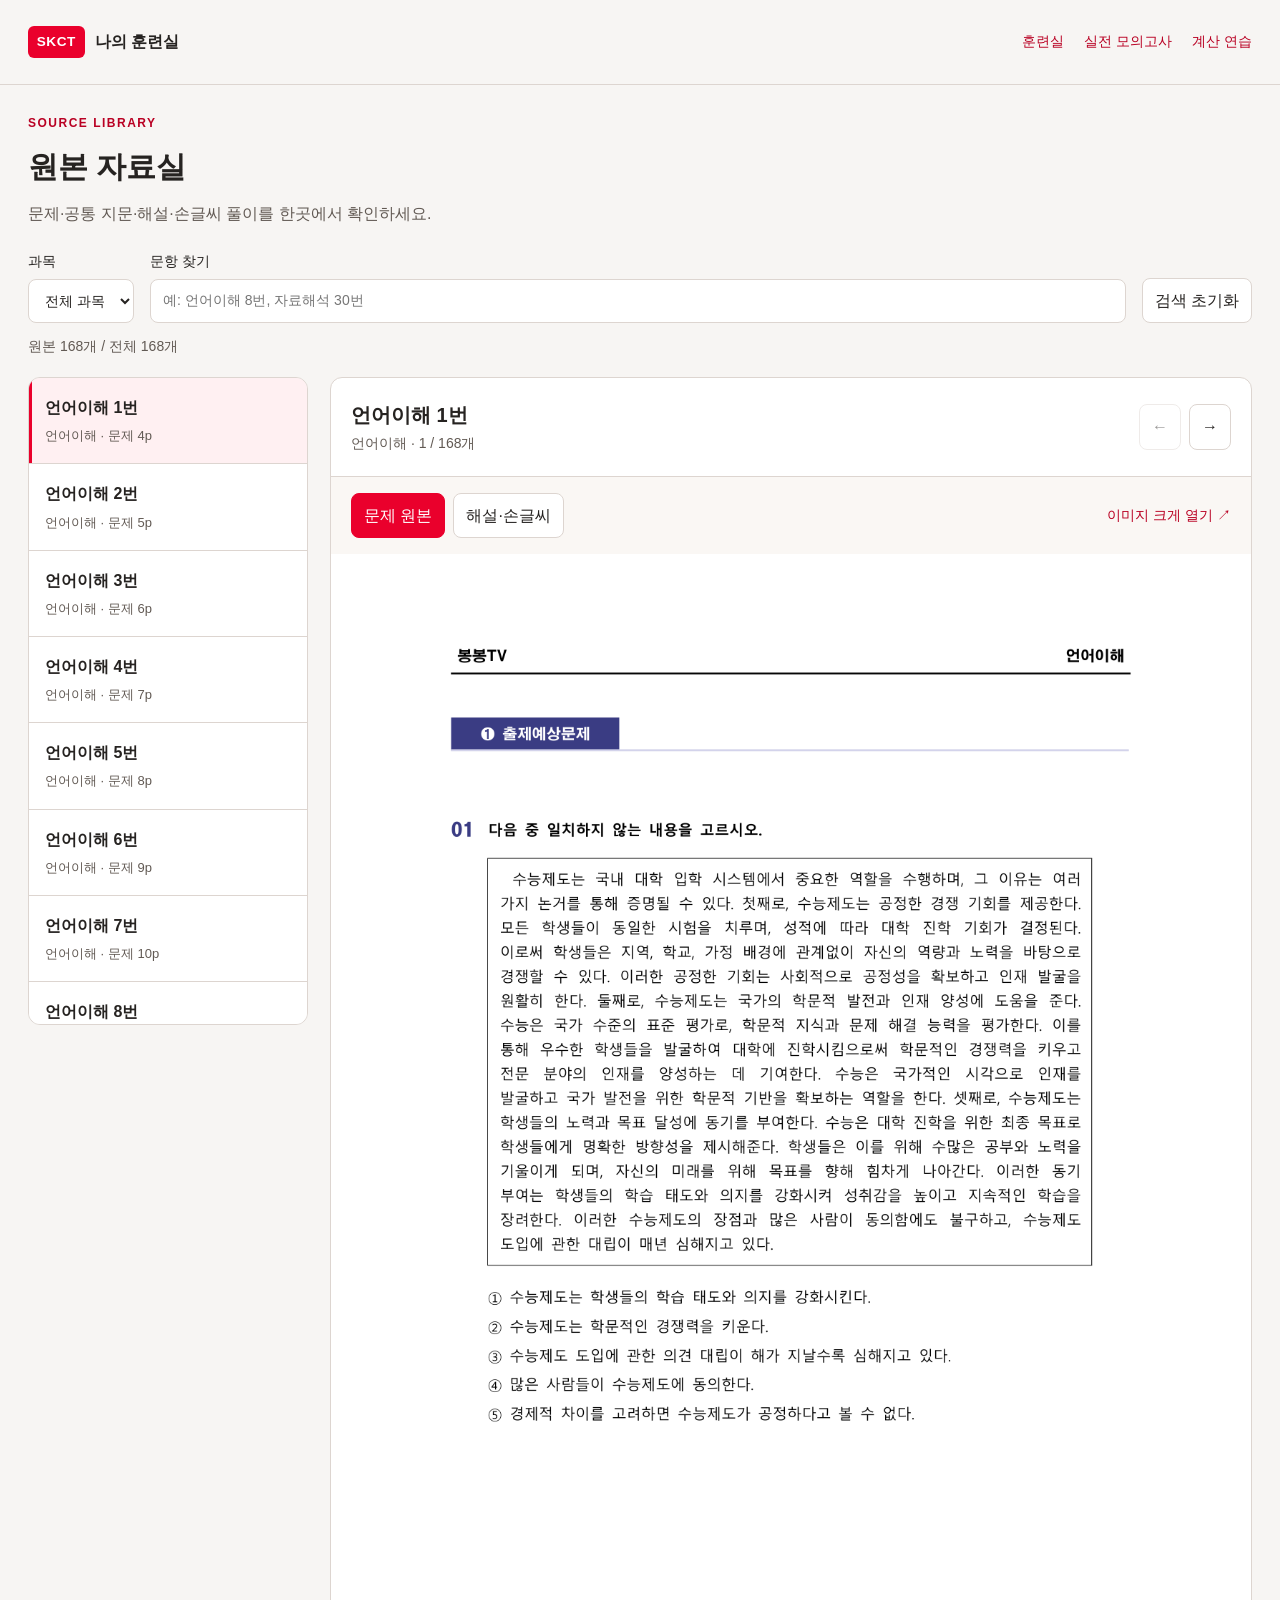
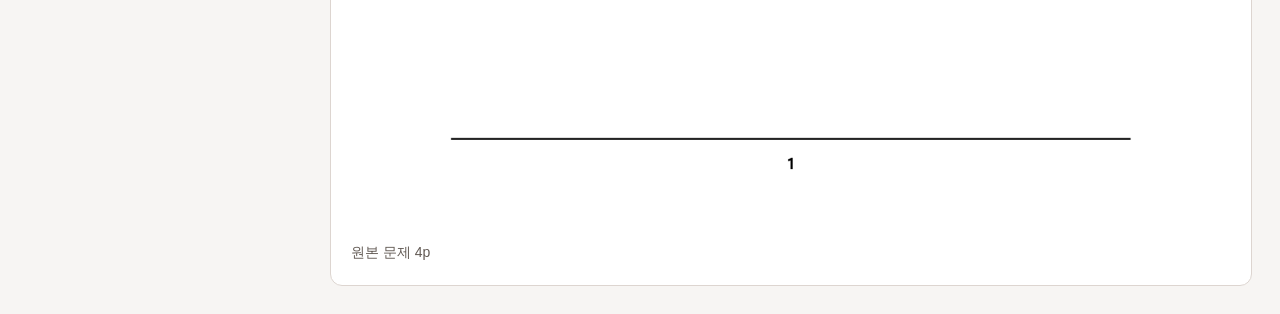
<file: sources.html>
<!doctype html>
<html lang="ko">
<head>
  <meta charset="UTF-8">
  <meta name="viewport" content="width=device-width, initial-scale=1.0, viewport-fit=cover">
  <meta name="theme-color" content="#EA002C">
  <title>원본 자료실 · SKCT 훈련실</title>
  <link rel="stylesheet" href="style.css?v=20260921_reading1">
  <link rel="stylesheet" href="hynix-theme.css?v=20260921_reading1">
  <link rel="stylesheet" href="source-library.css?v=20260921_reading1">
</head>
<body class="source-library">
  <header class="library-header">
    <a class="library-brand" href="index.html"><span class="logo-badge">SKCT</span> 나의 훈련실</a>
    <nav aria-label="주요 메뉴"><a href="index.html">훈련실</a><a href="exam.html">실전 모의고사</a><a href="calc-drill.html">계산 연습</a></nav>
  </header>
  <main class="library-main">
    <div class="library-intro"><p class="library-eyebrow">SOURCE LIBRARY</p><h1>원본 자료실</h1><p>문제·공통 지문·해설·손글씨 풀이를 한곳에서 확인하세요.</p></div>
    <section class="library-filters" aria-label="원본 검색">
      <label for="source-section">과목<select id="source-section"><option value="all">전체 과목</option></select></label>
      <label for="source-search">문항 찾기<input id="source-search" type="search" placeholder="예: 언어이해 8번, 자료해석 30번" autocomplete="off"></label>
      <button id="clear-source-search" type="button">검색 초기화</button>
    </section>
    <p id="source-count" class="library-count" role="status"></p>
    <div class="library-workspace">
      <aside class="library-index" aria-label="원본 목록"><div id="source-list"></div></aside>
      <section id="source-viewer" class="source-viewer" aria-labelledby="source-title">
        <header class="source-viewer-header"><div><h2 id="source-title" tabindex="-1"></h2><p id="source-meta"></p></div><div class="source-paging"><button id="source-prev" type="button" aria-label="이전 원본">←</button><button id="source-next" type="button" aria-label="다음 원본">→</button></div></header>
        <div class="source-viewer-tools"><div role="group" aria-label="자료 종류"><button id="show-source-question" type="button" aria-pressed="true">문제 원본</button><button id="show-source-solution" type="button" aria-pressed="false">해설·손글씨</button></div><a id="source-open-image" target="_blank" rel="noopener">이미지 크게 열기 ↗</a></div>
        <p id="source-load-status" role="status"></p>
        <figure class="source-image-wrap"><img id="source-preview" alt=""><figcaption id="source-caption"></figcaption></figure>
      </section>
      <p id="source-empty" hidden>일치하는 원본이 없습니다. 과목이나 검색어를 바꿔 주세요.</p>
    </div>
  </main>
  <script src="data/skct_data.js?v=20260921_reading1"></script>
  <script src="source-library.js?v=20260921_reading1"></script>
</body>
</html>
</file>
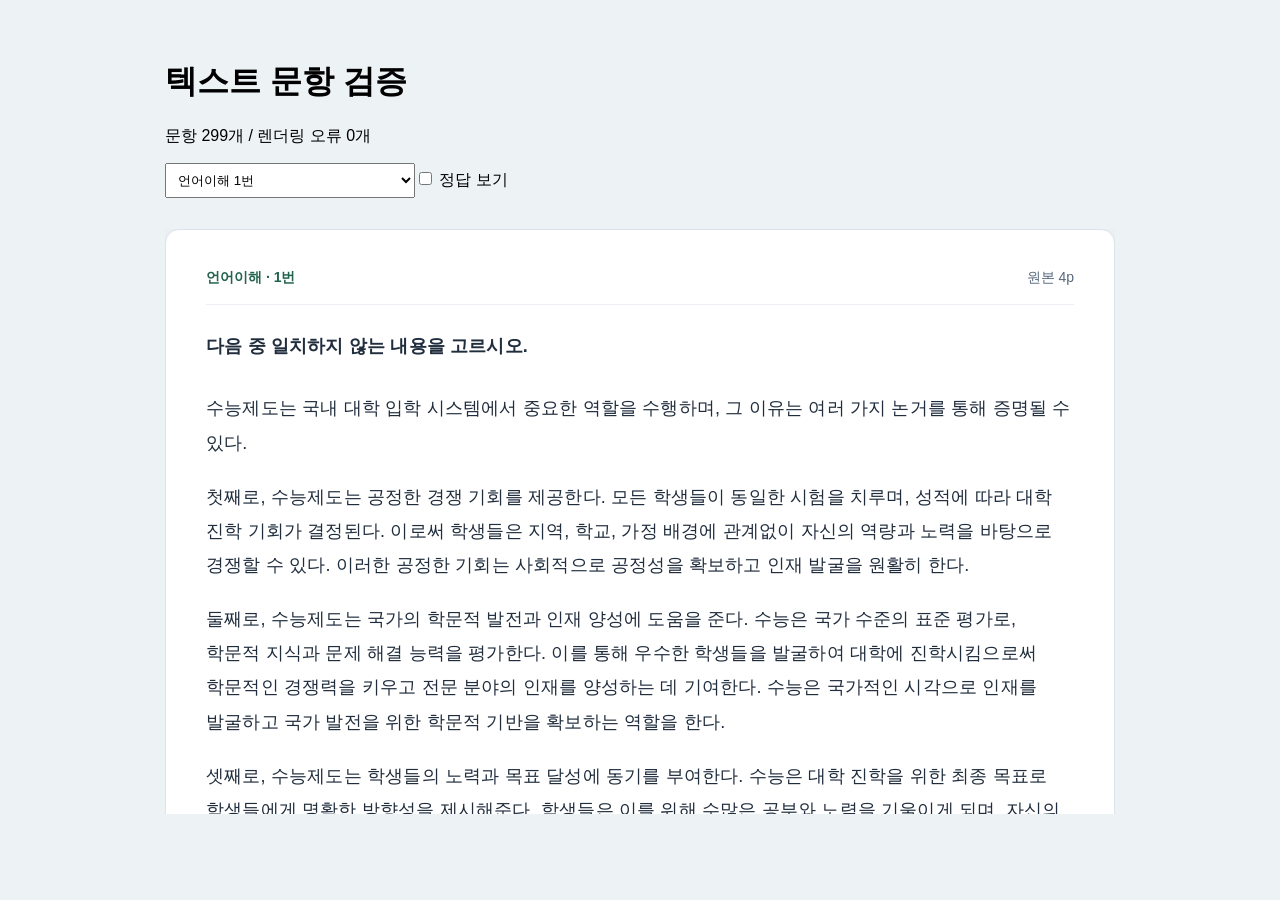
<file: text-render.test.html>
<!doctype html><html lang="ko"><meta charset="UTF-8"><title>SKCT 텍스트 렌더링 검증</title>
<link rel="stylesheet" href="question-text.css"><style>body{font-family:'Malgun Gothic',sans-serif;background:#edf2f5;margin:24px}header{max-width:950px;margin:auto;padding:15px}#q-viewport,.sol-modal-body{max-width:950px;margin:auto}#q-viewport{height:65vh;overflow:auto}button,select{padding:8px}#checks{white-space:pre-line}</style>
<header><h1>텍스트 문항 검증</h1><p id="checks">검증 중</p><select id="case-select" aria-label="검증할 문제"></select><label><input id="review" type="checkbox"> 정답 보기</label><p id="selected"></p></header>
<main id="q-viewport"><img id="question-image"></main><section class="sol-modal-body"><img id="solution-image"></section>
<script src="data/skct_data.js"></script><script src="data/question-bank.js"></script><script src="question-bank-core.js"></script><script src="text-layout-core.js?v=20260921_reading1"></script><script src="question-text.js"></script>
<script>
const pages=SKCT_DATA.sections.flatMap(s=>s.questions),select=document.getElementById('case-select'),answers={};
let errors=[],count=0;
for(const page of pages){
  try{
    SKCTText.renderQuestion(page,{selected:{},locked:true});
    if(!page.is_passage){
      if(document.querySelectorAll('.text-option').length!==page.subQuestions.length*5)throw Error('보기 개수 불일치');
      SKCTText.renderSolution(page);
      if(document.querySelectorAll('#solution-text .bound-answer').length!==page.subQuestions.length)throw Error('정답 카드 누락');
      count+=page.subQuestions.length;
    }
  }catch(error){errors.push(`${page.id}: ${error.message}`);}
  const option=document.createElement('option');option.value=page.id;option.textContent=page.title;select.append(option);
}
document.getElementById('checks').textContent=`문항 ${count}개 / 렌더링 오류 ${errors.length}개`+(errors.length?'\n'+errors.join('\n'):'');
function show(){const page=pages.find(p=>p.id===select.value),review=document.getElementById('review').checked;
  SKCTText.renderQuestion(page,{selected:answers,review,locked:review,onChoose:(id,n)=>{answers[id]=n;document.getElementById('selected').textContent=`${id} → ${n}번`;show();}});
  if(!page.is_passage)SKCTText.renderSolution(page);document.querySelector('.sol-modal-body').hidden=!review;
}
select.value=new URLSearchParams(location.search).get('page')||pages[0].id;select.addEventListener('change',show);document.getElementById('review').addEventListener('change',show);show();
</script></html>
</file>
<file: hynix-interview/assets/style.css>
@import url('https://fonts.googleapis.com/css2?family=DM+Sans:wght@400;500;600;700&family=Noto+Sans+KR:wght@400;500;600;700;800&display=swap');
:root{--bg:#f7f8fa;--paper:#fff;--ink:#202631;--muted:#747b87;--line:#e8eaee;--wine:#851f33;--wine-dark:#541725;--accent:#ed7653;--pale:#fff1e8;--green:#248578;--blue:#3c6fbe;--radius:18px;--shadow:0 10px 35px rgba(28,39,57,.035);font-family:'DM Sans','Noto Sans KR',sans-serif;color:var(--ink);font-size:14px;line-height:1.65;font-synthesis:none}
*{box-sizing:border-box}body{margin:0;background:var(--bg)}button,input,textarea,select{font:inherit}button,a,input,textarea,select{-webkit-tap-highlight-color:transparent}button{cursor:pointer}a{color:inherit;text-decoration:none}button{color:inherit}button:disabled{cursor:default;opacity:.45}button:focus-visible,a:focus-visible,input:focus-visible,textarea:focus-visible,select:focus-visible,summary:focus-visible{outline:3px solid #e89e73;outline-offset:4px}button svg,a svg{flex:none}svg{max-width:100%}h1,h2,h3,h4,p{margin:0}button{background:none;border:0}ul,ol{padding-left:22px}p+p{margin-top:12px}.icon{width:20px;height:20px;stroke-width:1.7;fill:none;stroke:currentColor;stroke-linecap:round;stroke-linejoin:round;vertical-align:middle}.skip-link{position:fixed;top:-100px;left:20px;background:var(--wine);color:white;z-index:100;padding:12px 20px}.skip-link:focus{top:10px}.initial-loading{padding:60px;color:var(--muted)}
.sidebar{position:fixed;inset:0 auto 0 0;width:246px;background:var(--paper);border-right:1px solid var(--line);display:flex;flex-direction:column;padding:31px 20px 22px;z-index:30}.brand{display:flex;align-items:center;gap:11px;padding:0 10px 31px}.brand img{width:38px;height:38px}.brand-name{font-size:19px;font-weight:800;letter-spacing:-.8px;line-height:1.2}.brand-name span{color:var(--wine)}.brand-sub{font-size:9px;color:var(--muted);letter-spacing:2px;margin-top:5px;font-weight:700}.nav-label{font-size:10px;font-weight:700;letter-spacing:1.4px;color:#9a9fa9;padding:17px 15px 9px}.nav-link{display:flex;align-items:center;gap:12px;padding:12px 15px;border-radius:10px;margin:3px 0;color:#747b88;font-weight:500;transition:background .15s,color .15s}.nav-link:hover{background:#f7f5f5;color:var(--wine)}.nav-link.active{background:#f8e9ec;color:var(--wine);font-weight:700}.nav-link .nav-count{font-size:10px;margin-left:auto;border:1px solid #e7d7db;border-radius:5px;padding:0 5px;line-height:1.7}.sidebar-bottom{margin-top:auto}.sidebar-note{background:#faf8f6;border:1px solid #eee8e2;border-radius:13px;padding:15px;margin:18px 5px}.sidebar-note .eyebrow{font-size:9px;letter-spacing:1px;color:var(--wine)}.sidebar-note p{font-size:12px;font-weight:500;margin:7px 0}.mini-progress{height:4px;border-radius:4px;background:#eadfe0;overflow:hidden;margin-top:12px}.mini-progress span{display:block;height:100%;background:var(--wine);transition:width .3s}.sidebar-footer{font-size:10px;color:#999fa8;padding:10px 12px 0;line-height:1.7}.sidebar-footer a{color:#777f8d}.main-shell{margin-left:246px}.topbar{height:81px;display:flex;align-items:center;justify-content:space-between;padding:0 44px;background:rgba(255,255,255,.85);border-bottom:1px solid var(--line);gap:18px}.breadcrumb{font-size:12px;color:var(--muted);display:flex;gap:10px;align-items:center}.breadcrumb strong{font-weight:500;color:#424a56}.top-actions{display:flex;gap:20px;align-items:center}.search-trigger{display:flex;align-items:center;gap:9px;font-size:12px;color:#9298a1}.search-trigger kbd{font-family:inherit;border:1px solid #e1e4e9;font-size:10px;line-height:1.6;border-radius:4px;padding:1px 5px;background:#fff}.avatar{width:32px;height:32px;border-radius:50%;background:#f3e2df;color:var(--wine);display:grid;place-items:center;font-size:11px;font-weight:700}.top-divider{width:1px;height:23px;background:var(--line)}.menu-button{display:none}.icon-button{width:34px;height:34px;display:inline-grid;place-items:center;border-radius:7px}.icon-button:hover{background:#f1f2f4}.content{max-width:1390px;margin:auto;padding:36px 44px 50px}.page-heading{display:flex;align-items:center;justify-content:space-between;gap:16px;margin-bottom:26px}.eyebrow{font-size:10px;font-weight:700;letter-spacing:1.8px;text-transform:uppercase;color:var(--wine)}h1{font-size:28px;letter-spacing:-1.2px;font-weight:800;line-height:1.5}.page-description{font-size:13px;color:var(--muted);margin-top:7px}.date-chip{display:flex;align-items:center;gap:8px;font-size:11px;color:var(--muted);white-space:nowrap;background:#fff;border:1px solid var(--line);border-radius:8px;padding:8px 11px}.date-chip .icon{width:15px;height:15px}.btn{display:inline-flex;align-items:center;justify-content:center;gap:8px;padding:11px 17px;border-radius:8px;font-size:12px;font-weight:600;line-height:1.5;border:1px solid transparent;transition:transform .15s,background .15s;white-space:nowrap}.btn:hover{transform:translateY(-1px)}.btn .icon{width:16px;height:16px}.btn-primary{background:var(--wine);color:#fff;box-shadow:0 4px 8px #851f3310}.btn-primary:hover{background:#6c192b}.btn-secondary{background:white;border-color:var(--line);color:#545c67}.btn-plain{color:var(--wine);padding:8px 0}.btn-small{padding:7px 11px;font-size:11px}.hero{display:grid;grid-template-columns:1.25fr 1fr;background:linear-gradient(105deg,#fff1e7,#fbf4ef);border:1px solid #f0e7df;border-radius:var(--radius);min-height:272px;overflow:hidden;position:relative;margin-bottom:22px}.hero-copy{padding:32px 34px;position:relative;z-index:2}.hero .eyebrow{color:#b25e43;font-size:9px;letter-spacing:2px}.hero h2{font-size:30px;line-height:1.52;font-weight:800;letter-spacing:-1.5px;margin:10px 0 10px}.hero h2 em{font-style:normal;color:var(--wine)}.hero p{max-width:370px;font-size:12px;color:#83766f;line-height:1.9}.hero-actions{display:flex;align-items:center;gap:20px;margin-top:21px}.hero-link{font-size:11px;color:#8e7368;display:flex;align-items:center;gap:7px}.hero-link .icon{width:14px;height:14px}.hero-art{display:grid;place-items:center;position:relative;padding:10px 12px}.hero-art>svg{position:relative;z-index:1;width:100%;max-height:250px}.hero-art:before{content:'2.5D';font-size:112px;font-weight:700;letter-spacing:-5px;position:absolute;color:#eddcd180;right:20px;top:10px}.hero-art .art-caption{position:absolute;bottom:18px;right:24px;font-size:8px;letter-spacing:1.7px;color:#af9c91}.stat-grid{display:grid;grid-template-columns:repeat(4,1fr);gap:16px;margin-bottom:32px}.stat-card{border:1px solid var(--line);border-radius:13px;background:white;padding:18px 20px;display:flex;align-items:center;gap:15px}.stat-icon{width:40px;height:40px;border-radius:11px;display:grid;place-items:center;background:#f8eaec;color:var(--wine);flex:none}.stat-icon.blue{background:#eaf0f9;color:var(--blue)}.stat-icon.green{background:#eaf4f1;color:var(--green)}.stat-icon.orange{background:#fff1e7;color:#c27c43}.stat-icon .icon{width:20px;height:20px}.stat-value{font-size:23px;font-weight:700;letter-spacing:-.7px;line-height:1.2}.stat-value small{font-size:12px;font-weight:400;color:#a2a8b2;letter-spacing:0}.stat-label{font-size:10px;color:var(--muted);margin-top:5px}.section-heading{display:flex;align-items:center;justify-content:space-between;gap:12px;margin:0 0 15px}.section-heading h2{font-size:17px;font-weight:700;letter-spacing:-.5px}.section-heading .subtitle{font-size:11px;color:#969da7;margin-left:9px;font-weight:400}.text-link{display:inline-flex;align-items:center;gap:5px;color:#89909a;font-size:11px}.text-link .icon{width:13px;height:13px}.track-grid{display:grid;grid-template-columns:repeat(3,1fr);gap:18px}.track-card{background:white;border:1px solid var(--line);border-radius:14px;padding:23px;position:relative;transition:border-color .2s,transform .2s,box-shadow .2s;display:flex;flex-direction:column}.track-card:hover{border-color:#cdb2b8;transform:translateY(-3px);box-shadow:var(--shadow)}.track-top{display:flex;justify-content:space-between;align-items:start}.track-icon{width:41px;height:41px;border-radius:11px;display:grid;place-items:center;background:#f7e9ec;color:var(--wine)}.track-icon.blue{background:#eaf0f9;color:var(--blue)}.track-icon.green{background:#e7f2ee;color:var(--green)}.track-tag{font-size:8px;font-weight:700;letter-spacing:1.5px;color:#a7a9af;border:1px solid #eceef1;padding:3px 6px;border-radius:4px}.track-card h3{font-size:19px;font-weight:700;letter-spacing:-.7px;margin:18px 0 7px}.track-card>p{font-size:11px;color:var(--muted);line-height:1.9;min-height:42px}.track-tags{display:flex;gap:6px;flex-wrap:wrap;margin-top:15px}.tag{display:inline-flex;padding:3px 7px;border-radius:5px;background:#f6f7f9;color:#8c929c;font-size:9px;line-height:1.7}.tag.wine{background:#f8e9ec;color:var(--wine)}.tag.green{background:#e7f2ee;color:var(--green)}.tag.blue{background:#eaf0f9;color:var(--blue)}.track-footer{display:flex;justify-content:space-between;align-items:center;font-size:10px;color:#959ba4;border-top:1px solid #f0f1f3;margin-top:20px;padding-top:14px}.track-footer strong{font-weight:600;color:#59616d}.track-footer .icon{width:16px;height:16px;color:#a3a8b0}.lower-grid{display:grid;grid-template-columns:1.25fr 1fr;gap:22px;margin-top:30px}.panel{background:white;border:1px solid var(--line);border-radius:14px;padding:22px}.panel-heading{display:flex;justify-content:space-between;align-items:center;margin-bottom:18px}.panel-heading h2{font-size:15px;letter-spacing:-.4px}.question-preview{display:flex;gap:13px;padding:14px 0;border-top:1px solid #f0f1f3}.question-preview:first-of-type{border-top:0}.question-no{width:30px;height:30px;border-radius:8px;background:#f9edef;color:var(--wine);font-size:10px;font-weight:700;display:grid;place-items:center;flex:none}.question-preview h3{font-size:12px;font-weight:600;line-height:1.8}.question-preview p{font-size:10px;color:#969da7;margin-top:3px}.question-preview>.icon{width:15px;height:15px;margin:auto 0 auto auto;color:#a8aeb6;flex:none}.industry-mini{display:block;padding:13px 0;border-top:1px solid #f0f1f3}.industry-mini:first-of-type{border-top:0}.industry-mini h3{font-size:12px;font-weight:500;margin-top:6px}.industry-mini time{color:#9aa1aa;font-size:9px;margin-left:7px}.bottom-note{font-size:10px;color:#9ca2ab;margin-top:30px;display:flex;align-items:center;gap:7px}.bottom-note .icon{width:14px;height:14px}.back-link{display:inline-flex;align-items:center;gap:7px;font-size:11px;color:var(--muted);margin-bottom:17px}.back-link .icon{width:14px;height:14px}.track-banner{border-radius:14px;background:#f2e9ec;border:1px solid #eadde1;padding:22px 26px;display:flex;align-items:center;gap:18px;margin-bottom:24px}.track-banner.blue{background:#edf2f9;border-color:#e0e7f2}.track-banner.green{background:#ecf4f0;border-color:#dceae3}.track-banner h2{font-size:18px;letter-spacing:-.7px}.track-banner p{font-size:12px;color:var(--muted);margin-top:5px}.track-banner .track-icon{background:#fff9}.track-banner .banner-progress{margin-left:auto;min-width:100px;font-size:12px;color:var(--muted);text-align:right}.lesson-list{display:flex;flex-direction:column;gap:12px}.lesson-row{display:flex;align-items:center;gap:20px;background:#fff;border:1px solid var(--line);border-radius:12px;padding:20px 24px;transition:border-color .2s}.lesson-row:hover{border-color:#c3a4ac}.lesson-order{font-size:18px;color:#c3c7cd;font-weight:600;min-width:30px}.lesson-row h3{font-size:15px;letter-spacing:-.4px}.lesson-row p{font-size:11px;color:var(--muted);margin-top:4px}.lesson-row-meta{margin-left:auto;display:flex;align-items:center;gap:16px;white-space:nowrap;color:#a1a8b1;font-size:10px}.completed-icon{color:var(--green)}.lesson-layout{display:grid;grid-template-columns:minmax(0,1fr) 250px;gap:26px;align-items:start}.lesson-header{padding:27px 30px;background:white;border:1px solid var(--line);border-radius:15px;margin-bottom:20px}.lesson-header h1{font-size:27px;margin-top:8px}.lesson-header>p{font-size:13px;color:var(--muted);margin-top:10px;line-height:1.9}.lesson-meta{display:flex;gap:12px;align-items:center;margin-top:17px;font-size:11px;color:#929aa5}.lesson-meta .icon{width:14px;height:14px}.lesson-visual{background:linear-gradient(120deg,#faf3ee,#f8f9fb);border-radius:12px;padding:18px;margin:22px 0}.lesson-visual svg{display:block;width:100%;max-height:260px}.visual-caption{text-align:center;font-size:10px;color:#9a918b;margin-top:10px}.article-section{background:#fff;border:1px solid var(--line);border-radius:13px;padding:26px 29px;margin-bottom:16px;scroll-margin-top:20px}.article-section h2{font-size:18px;letter-spacing:-.5px;margin-bottom:13px}.article-section p,.article-section li{font-size:13px;line-height:2;color:#606976}.article-section ul{margin:13px 0 0}.article-section li+li{margin-top:7px}.formula{background:#f7f8fa;border-left:3px solid var(--wine);padding:17px 20px;margin-top:20px;border-radius:0 8px 8px 0}.formula code{font-family:'DM Sans','Noto Sans KR',sans-serif;font-size:15px;color:var(--wine);font-weight:600;white-space:pre-wrap;overflow-wrap:anywhere}.formula p{font-size:11px;margin-top:8px;line-height:1.8}.side-panel{background:#fff;border:1px solid var(--line);border-radius:13px;padding:20px;margin-bottom:15px}.lesson-aside{position:sticky;top:20px}.side-panel h3{font-size:12px;margin-bottom:12px}.side-panel ul{padding-left:16px;font-size:11px;color:var(--muted);line-height:1.9}.side-panel li+li{margin-top:7px}.outline-link{display:block;font-size:11px;padding:7px 0;color:#7f8792;border-bottom:1px solid #f4f5f7}.outline-link:last-child{border-bottom:0}.side-panel .btn{width:100%;margin-top:10px}.source-link{display:flex;gap:6px;align-items:start;font-size:10px;color:var(--blue);margin:9px 0;overflow-wrap:anywhere}.source-link .icon{width:12px;height:12px;margin-top:3px;flex:none}.quiz-options{display:grid;gap:9px;margin-top:17px}.quiz-option{display:flex;gap:10px;text-align:left;padding:13px 15px;border:1px solid var(--line);border-radius:8px;font-size:12px;line-height:1.8}.quiz-option:hover{border-color:#b39ba1}.quiz-option.selected{border-color:var(--wine);background:#fcf0f2}.quiz-option.correct{border-color:#79b4a5;background:#eef8f3}.quiz-option.wrong{border-color:#d09b9b;background:#fff1f1}.quiz-option .option-letter{color:#a2a8b0;font-size:10px;margin-top:1px;flex:none}.quiz-result{padding:15px;border-radius:8px;background:#f0f7f3;margin-top:14px;font-size:12px;line-height:1.9;color:#507265}.quiz-result.incorrect{background:#fff5ed;color:#936a45}.completion-row{display:flex;justify-content:space-between;gap:10px;margin-top:22px;flex-wrap:wrap}.filter-bar{display:flex;align-items:center;gap:7px;margin:20px 0;flex-wrap:wrap}.filter-chip{font-size:11px;border:1px solid var(--line);background:#fff;padding:7px 13px;border-radius:7px;color:#838a94}.filter-chip.active{background:var(--wine);color:#fff;border-color:var(--wine)}.filter-bar .filter-count{margin-left:auto;font-size:11px;color:#9ba2ad}.tree-grid{display:grid;grid-template-columns:repeat(2,1fr);gap:15px}.tree-card{background:#fff;border:1px solid var(--line);border-radius:12px;padding:22px;display:block;transition:border-color .2s}.tree-card:hover{border-color:#c3a2ac}.tree-card-top{display:flex;align-items:center;justify-content:space-between;margin-bottom:13px}.tree-card h3{font-size:15px;letter-spacing:-.4px;margin-bottom:8px}.tree-card p{font-size:12px;line-height:1.9;color:var(--muted)}.tree-card-foot{display:flex;justify-content:space-between;align-items:center;color:#929aa4;font-size:10px;margin-top:18px}.practice-layout{display:grid;grid-template-columns:minmax(0,1fr) 245px;gap:23px;align-items:start}.stepper{display:flex;gap:7px;margin:23px 0}.step-button{flex:1;border-bottom:3px solid #e8e9ed;padding:7px 0 10px;text-align:left;color:#a2a8b1;font-size:9px;line-height:1.6}.step-button strong{display:block;font-size:13px;color:#a2a8b1}.step-button.active{border-color:var(--wine);color:var(--wine)}.step-button.active strong{color:var(--wine)}.step-button.done{border-color:#8db5a5}.practice-question{padding:27px 29px}.practice-level{font-size:10px;letter-spacing:1px;color:var(--wine);font-weight:600}.practice-question h2{font-size:20px;line-height:1.8;letter-spacing:-.6px;margin-top:13px}.practice-question>.opening{font-size:11px;color:#969da8;margin-top:17px;padding-top:15px;border-top:1px solid var(--line)}.criteria{border-top:1px solid var(--line);margin-top:20px;padding-top:15px}.criteria summary{cursor:pointer;font-size:12px;color:var(--wine);font-weight:500}.criteria ul{font-size:12px;color:#777f8b;line-height:1.9}.notes-label{display:flex;align-items:center;justify-content:space-between;font-size:12px;font-weight:600;margin:21px 0 9px}.autosave{font-size:9px;color:#9ba2ad;font-weight:400}.note-input{width:100%;min-height:160px;resize:vertical;border:1px solid #e4e7ec;background:#fff;border-radius:9px;padding:16px;font-size:12px;line-height:1.9;color:#555f6d}.note-input::placeholder{color:#afb4bc}.practice-controls{display:flex;align-items:center;justify-content:space-between;gap:10px;margin-top:14px}.practice-controls .btn{font-size:11px}.practice-side .panel{margin-bottom:15px;padding:19px}.timer-value{font-size:40px;font-weight:500;letter-spacing:-2px;text-align:center;font-variant-numeric:tabular-nums;color:var(--wine);margin:10px 0}.timer-modes{display:flex;gap:6px;justify-content:center}.timer-mode{font-size:10px;border:1px solid var(--line);padding:4px 10px;border-radius:5px;color:#8c929b}.timer-mode.active{border-color:#d9b8c0;background:#fcf1f3;color:var(--wine)}.timer-controls{display:flex;justify-content:center;gap:8px;margin-top:14px}.score-grid{display:grid;gap:10px}.score-row{display:flex;align-items:center;justify-content:space-between;gap:8px;font-size:10px;color:#818995}.score-buttons{display:flex;gap:4px}.score-button{border:1px solid var(--line);border-radius:4px;min-width:24px;height:25px;font-size:10px}.score-button.active{background:#f7e9ed;border-color:#cba0ac;color:var(--wine)}.score-total{border-top:1px solid var(--line);padding-top:12px;margin-top:13px;display:flex;justify-content:space-between;font-size:11px;color:#8e96a1}.score-total strong{color:var(--wine)}.flag-label{font-size:10px;color:#929aa5;margin-bottom:9px}.flags{display:flex;gap:6px;flex-wrap:wrap}.flag-button{border:1px solid var(--line);font-size:9px;border-radius:5px;padding:5px 7px;color:#929aa5}.flag-button.active{background:#fff0df;border-color:#e8c59d;color:#a36f35}.evidence-intro{display:flex;align-items:center;justify-content:space-between;gap:20px;background:#fff2e9;border:1px solid #f0e1d6;border-radius:13px;padding:21px 25px;margin-bottom:22px}.evidence-intro p{font-size:12px;color:#916f59;line-height:1.9}.evidence-grid{display:grid;grid-template-columns:repeat(2,1fr);gap:17px}.evidence-card{background:#fff;border:1px solid var(--line);border-radius:13px;padding:24px}.evidence-card h2{font-size:16px;letter-spacing:-.5px;margin:8px 0}.evidence-claim{font-size:12px;color:#858d98;line-height:1.9;margin-bottom:17px}.field-label{display:block;font-size:11px;font-weight:500;margin:14px 0 6px;color:#68727f}.evidence-input{display:block;width:100%;min-height:75px;border:1px solid #e3e6ec;border-radius:7px;padding:11px 12px;font-size:11px;line-height:1.9;resize:vertical}.evidence-input::placeholder{color:#b0b6bf}.evidence-source{font-size:9px;color:#a0a7b1;margin-top:17px}.industry-grid{display:grid;grid-template-columns:repeat(2,1fr);gap:20px}.industry-card{background:#fff;border:1px solid var(--line);border-radius:14px;overflow:hidden}.industry-card-head{padding:23px 25px 18px;border-bottom:1px solid #f0f1f4}.industry-card h2{font-size:17px;line-height:1.7;letter-spacing:-.5px;margin:11px 0}.industry-card-head p{font-size:12px;color:#7f8895;line-height:1.9}.industry-card-body{padding:20px 25px}.industry-card h3{font-size:11px;margin-bottom:8px;color:#707986}.industry-card ul{font-size:11px;color:#818995;line-height:1.9;margin:0 0 17px;padding-left:17px}.industry-card li+li{margin-top:6px}.industry-question{padding:12px 14px;border-radius:7px;background:#faf3f4;font-size:11px;line-height:1.9;color:#965263;margin-top:15px}.uncertainty{font-size:10px;color:#9a8a75;line-height:1.9;padding:12px 14px;background:#fcf8f1;border-radius:7px;margin:10px 0 15px}.scenario-details{margin:17px 0;font-size:11px;color:#818995;line-height:1.9}.scenario-details summary{cursor:pointer;font-weight:500;color:#5e6876}.scenario-details dl{margin:10px 0}.scenario-details dt{font-weight:600;color:#797f89;margin-top:8px}.scenario-details dd{margin:2px 0}.industry-date{font-size:9px;color:#a0a7b0}.review-empty{padding:65px 30px;text-align:center;background:#fff;border:1px dashed #dfe3e9;border-radius:14px}.review-empty .icon{width:35px;height:35px;color:#b4bbc6;margin-bottom:15px}.review-empty h2{font-size:18px;margin-bottom:9px}.review-empty p{font-size:12px;color:var(--muted);margin-bottom:20px}.review-item{background:#fff;border:1px solid var(--line);border-radius:12px;padding:20px 23px;margin-bottom:12px}.review-item h3{font-size:13px;line-height:1.9}.review-item .flags{margin-top:11px}.data-tools{display:flex;gap:9px;align-items:center;flex-wrap:wrap;margin-top:25px}.data-tools p{width:100%;font-size:10px;color:#a0a7b1}.notification{padding:15px 20px;border:1px solid #e6e1d8;background:#fffcf4;border-radius:9px;font-size:11px;color:#9b8868;margin-bottom:20px}.page-footer{margin-top:35px;padding-top:20px;border-top:1px solid var(--line);font-size:9px;color:#a7adb6;display:flex;justify-content:space-between;gap:15px}.empty-search{font-size:12px;color:#939ba6;padding:25px;text-align:center}dialog{border:1px solid var(--line);border-radius:15px;width:min(600px,calc(100% - 30px));padding:22px;box-shadow:0 20px 100px #1f243340;color:var(--ink)}dialog::backdrop{background:#20263266;backdrop-filter:blur(3px)}.search-heading{display:flex;justify-content:space-between;align-items:center;margin-bottom:13px;font-size:14px}.search-input-wrap{display:flex;align-items:center;gap:12px;border:1px solid #dbe0e7;border-radius:8px;padding:10px 14px}.search-input-wrap>span{font-size:24px;color:#9da5af}.search-input-wrap input{border:0;outline:0;width:100%;font-size:13px;background:transparent}.search-results{max-height:380px;overflow-y:auto;margin-top:13px}.search-result{display:block;border-bottom:1px solid #f1f2f5;padding:13px 10px;border-radius:5px}.search-result:hover{background:#f8f1f3}.search-result strong{font-size:12px;font-weight:500}.search-result p{font-size:10px;color:#979eaa;margin-top:4px}.search-hint{font-size:9px;color:#a0a8b1;margin-top:15px}.toast{position:fixed;bottom:25px;left:calc(50% + 123px);transform:translate(-50%,15px);opacity:0;pointer-events:none;background:#3b2630;color:#fff;padding:11px 20px;font-size:12px;border-radius:9px;z-index:100;box-shadow:0 8px 25px #3b263025;transition:.2s;max-width:90vw;white-space:normal}.toast.visible{opacity:1;transform:translate(-50%,0)}.mobile-overlay{display:none}.storage-warning{position:fixed;bottom:0;left:246px;right:0;background:#fff0d6;color:#86623b;font-size:11px;padding:8px 20px;z-index:50}.print-only{display:none}
@media(min-width:1500px){.content{padding-top:42px}.hero{min-height:300px}.hero h2{font-size:35px}.hero-copy{padding:37px}.hero p{font-size:13px}.hero-art>svg{max-height:280px}}
@media(max-width:1200px){.sidebar{width:218px;padding-left:15px;padding-right:15px}.main-shell{margin-left:218px}.topbar{padding:0 28px}.content{padding:29px 28px 40px}.hero-copy{padding:27px}.hero h2{font-size:28px}.stat-card{padding:16px 15px;gap:10px}.stat-grid{gap:11px}.track-card{padding:19px}.lesson-layout{grid-template-columns:minmax(0,1fr) 215px;gap:19px}.practice-layout{grid-template-columns:minmax(0,1fr) 225px;gap:18px}.toast{left:calc(50% + 109px)}.storage-warning{left:218px}}
@media(max-width:1000px){.sidebar{width:192px;padding:24px 11px}.brand{padding:0 8px 23px;gap:8px}.brand-name{font-size:17px}.brand img{width:33px;height:33px}.brand-sub{font-size:8px}.nav-link{padding:11px;gap:9px;font-size:12px}.main-shell{margin-left:192px}.content{padding:28px 23px}.topbar{padding:0 23px}.hero{grid-template-columns:1.3fr 1fr}.hero-copy{padding:25px}.hero h2{font-size:26px}.hero p{font-size:11px}.hero-actions{gap:13px}.hero-art:before{font-size:90px}.stat-grid{grid-template-columns:repeat(2,1fr);margin-bottom:26px}.track-grid{gap:12px}.track-card{padding:17px}.track-card h3{font-size:17px}.track-card>p{font-size:10px}.track-tags{gap:4px}.lower-grid{grid-template-columns:1fr}.lesson-layout{grid-template-columns:1fr}.lesson-aside{position:static;display:grid;grid-template-columns:1fr 1fr;gap:15px}.lesson-aside .side-panel{margin-bottom:0}.practice-layout{grid-template-columns:1fr}.practice-side{display:grid;grid-template-columns:1fr 1fr;gap:15px}.practice-side .panel{margin-bottom:0}.practice-side .panel:last-child{grid-column:1/-1}.industry-card-head,.industry-card-body{padding:20px}.toast{left:calc(50% + 96px)}.storage-warning{left:192px}}
@media(max-width:760px){.sidebar{transform:translateX(-100%);transition:transform .2s;width:240px;padding:28px 18px}.sidebar.open{transform:translateX(0)}.main-shell{margin-left:0}.topbar{height:65px;padding:0 20px;gap:12px;position:sticky;top:0;z-index:20;backdrop-filter:blur(12px)}.menu-button{display:inline-grid;place-items:center;flex:none;width:28px;height:30px}.breadcrumb{margin-right:auto;font-size:10px;gap:7px}.breadcrumb .home-crumb{display:none}.top-actions{gap:12px}.search-trigger span,.search-trigger kbd,.top-divider{display:none}.avatar{width:28px;height:28px;font-size:9px}.content{padding:24px 20px 35px}.page-heading{align-items:start;margin-bottom:20px}h1{font-size:25px}.date-chip{font-size:9px;padding:7px 9px;margin-top:6px}.date-chip .icon{width:12px;height:12px}.hero{grid-template-columns:1fr 0.85fr;min-height:250px;margin-bottom:16px}.hero-copy{padding:25px 0 25px 25px}.hero h2{font-size:26px}.hero .eyebrow{font-size:8px}.hero p{font-size:10px}.hero-actions{flex-wrap:wrap;gap:10px;margin-top:17px}.hero .btn{font-size:11px;padding:10px 13px}.hero-link{font-size:9px}.hero-art{padding:0}.hero-art>svg{width:118%;max-width:none;margin-left:-10px}.hero-art:before{font-size:75px;right:8px;top:20px}.hero-art .art-caption{font-size:6px;right:13px}.track-grid{grid-template-columns:1fr}.track-card{padding:21px}.track-card h3{font-size:21px;margin-top:10px}.track-card>p{font-size:12px;min-height:0}.track-tags{margin-top:12px}.track-top{align-items:center}.track-card .track-icon{width:37px;height:37px}.track-footer{margin-top:17px;padding-top:12px}.track-tag{font-size:9px}.tag{font-size:10px}.lower-grid{margin-top:24px;gap:18px}.section-heading .subtitle{font-size:9px}.panel{padding:20px}.stat-grid{gap:10px;margin-bottom:26px}.stat-card{padding:15px;gap:11px}.stat-icon{width:34px;height:34px;border-radius:9px}.stat-icon .icon{width:17px;height:17px}.stat-value{font-size:22px}.stat-label{font-size:9px}.mobile-overlay.visible{display:block;position:fixed;inset:0;background:#1c223344;backdrop-filter:blur(2px);z-index:25}.lesson-header{padding:23px}.lesson-header h1{font-size:24px}.article-section{padding:23px}.article-section p,.article-section li{font-size:12px}.lesson-row{padding:17px;gap:13px}.lesson-row h3{font-size:13px}.lesson-row p{font-size:10px}.lesson-order{font-size:16px;min-width:23px}.lesson-row-meta{gap:8px}.lesson-row-meta .duration{display:none}.track-banner{padding:19px;gap:12px}.track-banner h2{font-size:16px}.track-banner p{font-size:10px}.banner-progress{min-width:60px!important;font-size:10px!important}.tree-grid,.industry-grid,.evidence-grid{grid-template-columns:1fr}.tree-card{padding:21px}.practice-question{padding:23px}.practice-question h2{font-size:19px}.stepper{gap:5px}.step-button{font-size:8px}.step-button strong{font-size:12px}.practice-controls{gap:7px;flex-wrap:wrap}.practice-controls .btn{font-size:10px;padding:9px 12px}.practice-side{grid-template-columns:1fr 1fr;gap:12px}.practice-side .panel{padding:16px}.score-row{font-size:9px}.score-button{min-width:22px;height:23px}.lesson-aside{gap:12px}.evidence-intro{padding:18px;align-items:start;flex-direction:column;gap:12px}.evidence-intro p{font-size:11px}.page-footer{font-size:8px}.toast{left:50%}.storage-warning{left:0}.bottom-note{font-size:9px}.filter-bar .filter-count{font-size:10px}.quiz-option{font-size:11px}}
@media(max-width:420px){.content{padding-left:16px;padding-right:16px}.hero{grid-template-columns:1fr}.hero-copy{padding:25px;max-width:95%}.hero h2{font-size:29px}.hero p{font-size:11px;max-width:250px}.hero-art{position:absolute;right:-24px;bottom:7px;width:43%;opacity:.42;pointer-events:none}.hero-art:before,.hero-art .art-caption{display:none}.hero-actions{position:relative;z-index:3}.hero-link{display:none}.date-chip{display:none}.lesson-aside,.practice-side{grid-template-columns:1fr}.practice-side .panel:last-child{grid-column:auto}.stat-card{padding:13px 11px;gap:8px}.stat-value{font-size:20px}.stat-icon{width:30px;height:30px}.page-heading .btn{font-size:10px;padding:9px}.track-banner .banner-progress{display:none}.practice-question h2{font-size:17px}.step-button{font-size:7px}.step-button strong{font-size:11px}.page-footer{flex-direction:column;gap:5px}}
@media(prefers-reduced-motion:reduce){*{animation:none!important;transition:none!important;scroll-behavior:auto!important}}
:root{--muted:#626d7c}.sidebar{overflow-y:auto}.sidebar .brand,.sidebar nav,.sidebar-bottom{flex-shrink:0}.track-card>p,.track-footer,.track-footer strong,.stat-label,.question-preview p,.text-link,.lesson-row p,.lesson-meta,.outline-link,.evidence-claim,.score-row,.flag-label,.industry-card-head p,.industry-card ul,.industry-date,.search-trigger,.search-hint,.lesson-row-meta,.bottom-note,.autosave{color:#677282}.track-card>p{font-size:12px}.tag{color:#687382;font-size:10px}.step-button,.step-button strong{color:#687382}.step-button{font-size:10px}.evidence-input,.quiz-option{font-size:12px}.evidence-input::placeholder,.note-input::placeholder{color:#767f8b}.industry-card ul,.industry-question{font-size:12px}.track-card .track-tag{color:#737b87}.sidebar-footer{color:#727b87}.sidebar-footer a{color:#687382}.filter-count,.filter-bar .filter-count{color:#737d8b}.step-button.active,.step-button.active strong{color:var(--wine)}.step-button.done{color:#456f60}.source-link{font-size:11px}.search-result p{color:#737d8a}.page-description{line-height:1.9}.practice-level{font-size:11px}.practice-question>.opening{color:#687382}.score-total{color:#737d8b}.flag-button{color:#687382}.quiz-option .option-letter{color:#6a7583}
@media(max-width:760px){.track-card>p{font-size:12px}.step-button{font-size:9px}.step-button strong{font-size:12px}.lesson-row p{font-size:11px}.industry-date{font-size:10px}.stat-label{font-size:10px}.evidence-input,.quiz-option{font-size:12px}}
@media print{.sidebar,.topbar,.btn,.data-tools,.practice-controls,.page-footer,.toast{display:none!important}.main-shell{margin:0}.content{padding:0}.article-section,.panel,.lesson-header{break-inside:avoid;box-shadow:none}.lesson-layout{display:block}.lesson-aside{display:none}body{background:#fff}.print-only{display:block}}
</file>
<file: hynix-interview/assets/workspace-v2.css>
/* A readable workbook with explicit outcomes and practice loops. */
:root{--v2-ink:#202c3b;--v2-muted:#626d79;--v2-border:#dcdde0;--v2-paper:#fffefa;--v2-wine:#851f33}
body{font-size:15px;color:var(--v2-ink)}
.content{max-width:1440px;padding-bottom:40px}.page-description{font-size:15px;line-height:1.8}.page-heading h1{font-size:29px;line-height:1.4}.page-heading{margin-bottom:28px}.eyebrow{font-size:11px;letter-spacing:1.3px;line-height:1.8}.sidebar .nav-label{font-size:10px}.sidebar .nav-link{font-size:13px}.sidebar-note span{font-size:12px!important;color:#626d79!important}.page-footer{font-size:11px;line-height:1.8}.v2-muted{color:var(--v2-muted);font-size:14px;line-height:1.8}.v2-section{margin:32px 0}.v2-section>h2{font-size:22px;line-height:1.5;margin:9px 0 15px}.v2-section>p{line-height:1.9}.v2-links{display:flex;gap:8px;flex-wrap:wrap;margin-top:14px}.v2-chip{display:inline-flex;align-items:center;gap:8px;border:1px solid var(--v2-border);border-radius:6px;padding:9px 12px;font-size:13px;line-height:1.6;color:#563e4a;background:#fff}.v2-chip .icon{width:15px;min-width:15px}.v2-chip:hover{border-color:#ae7683;background:#faf1f2}.v2-intro{background:#243241;color:#fff;border-radius:14px;padding:35px 38px;display:grid;grid-template-columns:1fr 1fr;gap:32px;align-items:center}.v2-intro .eyebrow{color:#e8abb6}.v2-intro h2{font-size:32px;line-height:1.45;letter-spacing:-1px;margin:12px 0}.v2-intro p{font-size:14px;line-height:1.9;color:#d8dee6;margin:0}.v2-flow{display:grid;grid-template-columns:1fr 25px 1fr;gap:14px 10px;align-items:center;text-align:center;font-size:14px;max-width:370px;justify-self:end;width:100%}.v2-flow span{padding:18px 8px;border:1px solid #6d7782;border-radius:7px;background:#ffffff08}.v2-flow b{font-size:20px;font-weight:400;color:#d2a6ae}.v2-flow span:nth-of-type(3){grid-column:3;grid-row:2}.v2-flow b:nth-of-type(2){grid-column:3;grid-row:1;transform:translateY(45px) rotate(90deg)}.v2-flow b:nth-of-type(3){grid-column:2;grid-row:2}.v2-flow span:nth-of-type(4){grid-column:1;grid-row:2}.v2-path-grid{display:grid;grid-template-columns:1fr 1fr;gap:20px;margin-top:20px}.v2-path-card{border:1px solid #d9c7cb;background:#fff;border-radius:12px;padding:26px;transition:transform .15s,border-color .15s}.v2-path-card:hover{transform:translateY(-2px);border-color:#9b344b}.v2-path-card:nth-child(2){border-color:#c7d0db}.v2-path-card h2{font-size:22px;line-height:1.5;display:flex;justify-content:space-between;gap:10px;margin:8px 0 12px}.v2-path-card h2 .icon{min-width:23px}.v2-path-card p{font-size:14px;line-height:1.9;color:var(--v2-muted)}.v2-output{margin-top:18px;padding-top:15px;border-top:1px solid var(--v2-border);font-size:14px;line-height:1.8;color:#344458}.v2-output>span{display:block;font-size:11px;font-weight:700;letter-spacing:.4px;color:#7d4c59;margin-bottom:5px}.v2-progress{display:grid;grid-template-columns:repeat(4,1fr);margin:25px 0 35px;background:#f2f0ec;border:1px solid #e5e0d9;border-radius:10px;padding:22px 22px 14px;gap:12px}.v2-progress>div{padding-left:12px;border-right:1px solid #d9d5cd}.v2-progress>div:nth-child(4){border:0}.v2-progress strong{display:block;font-size:25px}.v2-progress strong small{font-size:13px;color:#6d7278;font-weight:400}.v2-progress span{font-size:12px;color:#586472}.v2-progress>p{grid-column:1/-1;font-size:12px;line-height:1.6;color:#626b76;margin:4px 0 0;padding-left:12px}.v2-missions{display:grid;grid-template-columns:1fr 1fr;gap:1px;background:var(--v2-border);border:1px solid var(--v2-border);border-radius:12px;overflow:hidden}.v2-mission{display:grid;grid-template-columns:35px 1fr;gap:15px;padding:25px;background:var(--v2-paper)}.v2-number{font-family:ui-monospace,monospace;color:#9e4d5f;font-size:19px;line-height:1.8}.v2-mission h3{font-size:18px;line-height:1.6;margin-bottom:9px}.v2-mission p{font-size:14px;color:var(--v2-muted);line-height:1.8}.v2-case-grid{display:grid;grid-template-columns:repeat(3,minmax(0,1fr));gap:17px;margin-top:18px}.v2-case-card{background:#fff;border:1px solid var(--v2-border);border-radius:10px;padding:23px;display:flex;flex-direction:column}.v2-case-card:hover{border-color:#a74d61;box-shadow:0 6px 20px #33333307}.v2-case-card h3{font-size:18px;line-height:1.65;margin:10px 0}.v2-case-card p{font-size:14px;line-height:1.85;color:var(--v2-muted);flex:1}.v2-card-foot{border-top:1px solid #ece9e5;padding-top:15px;margin-top:20px;font-size:12px;display:flex;justify-content:space-between;align-items:center;color:#803747}.v2-final-row{display:grid;grid-template-columns:1fr 1fr;gap:22px;margin:36px 0}.v2-final-row>a{border-left:3px solid #9e5363;background:#efece7;padding:22px}.v2-final-row h3{font-size:18px;margin:10px 0}.v2-final-row p{font-size:14px;color:var(--v2-muted);line-height:1.8}.v2-goal{background:#f4f1ed;padding:24px 26px;border:1px solid #e4ddd5;border-radius:9px;margin:24px 0;line-height:1.9;font-size:15px}.v2-goal h2{font-size:21px;line-height:1.7;margin:8px 0}.v2-goal p{font-size:14px;color:var(--v2-muted)}.v2-goal ul{padding-left:22px;margin:8px 0 15px}.v2-path-steps{list-style:none;padding:0;margin:30px 0;max-width:850px}.v2-path-steps>li{display:grid;grid-template-columns:45px 1fr;gap:20px;padding:24px 0;border-bottom:1px solid var(--v2-border)}.v2-path-steps h2{font-size:22px;margin:6px 0}.v2-path-steps p{font-size:15px;line-height:1.8;color:var(--v2-muted);margin-bottom:15px}.v2-case-layout{display:grid;grid-template-columns:minmax(0,1fr) 230px;gap:38px;align-items:start}.v2-workbook{min-width:0;max-width:820px}.v2-workbook h1{font-size:32px;line-height:1.5;letter-spacing:-.9px;margin:12px 0 16px}.v2-workbook p,.v2-workbook li{font-size:16px;line-height:1.95}.v2-workbook .v2-lead{font-size:18px;color:#58687a}.v2-workbook .v2-muted{font-size:14px}.v2-case-rail{position:sticky;top:100px;border-top:2px solid #344455;padding-top:18px;line-height:1.9;font-size:13px;color:#5b6674}.v2-case-rail h3{font-size:18px;color:#344455;margin:6px 0 12px}.v2-case-rail ol{padding-left:20px;margin:18px 0}.v2-case-rail .v2-chip{font-size:12px}.v2-table-wrap{overflow:auto;border:1px solid #d6dce3;border-radius:8px;margin:20px 0;max-width:100%}.v2-table{width:100%;border-collapse:collapse;font-size:14px;line-height:1.8;text-align:left;min-width:440px}.v2-table th,.v2-table td{padding:13px 16px;border-bottom:1px solid #e3e5e9;vertical-align:top}.v2-table thead{background:#eaf0f5;color:#344455}.v2-table th{font-weight:650}.v2-table tbody th{background:#f8f9fa;min-width:90px}.v2-table tr:last-child>*{border-bottom:0}.v2-details{border:1px solid #dcdfe3;border-radius:8px;background:#fff;margin:14px 0;overflow:hidden;line-height:1.85;font-size:15px}.v2-details>summary{cursor:pointer;padding:16px 19px;font-weight:600;color:#344455}.v2-details[open]>summary{border-bottom:1px solid #e5e7ea;background:#fafbfc}.v2-details>ul,.v2-details>ol{padding:8px 25px 12px 42px}.v2-details>.v2-links{padding:0 18px 18px}.v2-solution-body,.v2-coaching-body{padding:8px 23px 22px}.v2-solution-body section{padding:18px 0;border-bottom:1px solid #e3e5e8}.v2-solution-body h3{font-size:18px;margin:0 0 12px;line-height:1.7;display:flex;align-items:baseline;gap:12px}.v2-solution-body h3>span{font:14px ui-monospace,monospace;color:#974252}.v2-solution-body p{margin:10px 0}.formula{padding:19px;overflow:auto;margin:20px 0}.formula code{white-space:normal;word-break:break-word;font-size:16px;line-height:1.8}.v2-conclusion{background:#edf3ef;border-left:3px solid #577b63;padding:18px 21px;margin:24px 0 15px;line-height:1.8}.v2-conclusion p{margin-bottom:0}.v2-caution{font-size:14px!important;color:#765943!important;line-height:1.9!important;background:#f7f2e9;padding:17px 20px;border-radius:7px;margin:18px 0!important}.v2-field{display:block;font-size:15px;font-weight:650;margin:22px 0 10px;line-height:1.7}.v2-field>span{font-size:11px;font-weight:400;color:#6d7580;display:block;margin-top:3px}.v2-note{font-size:15px;line-height:1.9;min-height:145px;padding:18px}.v2-selected{border-color:#8d3147!important;background:#f8eaee!important}.quiz-option{font-size:15px;line-height:1.8;align-items:flex-start}.option-letter{flex-shrink:0}.v2-feedback{margin-top:18px;border-radius:8px;padding:20px;line-height:1.9;border:1px solid #d7dfe2}.v2-feedback p{font-size:15px;margin-top:8px}.v2-feedback.is-correct{background:#eef5f0;border-color:#b3c8b7}.v2-feedback.is-revise{background:#f9f0e9;border-color:#d4ba9e}.v2-branch-buttons{display:grid;grid-template-columns:1fr 1fr;gap:12px;margin:20px 0}.v2-branch-button{font:inherit;font-size:14px;line-height:1.8;text-align:left;padding:18px;border:1px solid #cbd4de;border-radius:8px;color:#344455;background:#fff;cursor:pointer}.v2-branch-button.active{background:#e9eff5;border-color:#50677d}.v2-branch-result{background:#f0f3f7;padding:21px 24px;border-radius:8px}.v2-branch-result h3{font-size:14px;color:#445e77;margin:10px 0 5px}.v2-branch-result p{font-size:15px}.v2-sources{border-top:1px solid var(--v2-border);padding-top:26px;margin-top:32px}.v2-sources h2{font-size:18px}.v2-sources p{font-size:13px;color:var(--v2-muted)}.source-link{font-size:12px;line-height:1.7;overflow-wrap:anywhere}.v2-lesson .lesson-layout{grid-template-columns:minmax(0,1fr) 205px;gap:30px}.lesson-header h1{font-size:30px;line-height:1.5}.lesson-header>p{font-size:16px;line-height:1.9}.lesson-meta{font-size:12px}.v2-lesson-brief{background:#f2f0ed;border:1px solid #ded8d1;border-radius:10px;padding:24px;margin:22px 0}.v2-lesson-brief h2{font-size:21px;line-height:1.7;margin:8px 0}.v2-prereqs{display:flex;align-items:center;gap:8px;flex-wrap:wrap;margin-top:18px}.v2-prereqs strong{font-size:12px;font-weight:600;width:100%}.v2-prereqs .v2-chip{font-size:12px}.v2-toc{margin-top:20px;border-top:1px solid #d8d7d4;padding-top:12px;display:flex;flex-direction:column;align-items:flex-start;gap:8px}.v2-toc button{font:inherit;font-size:13px;text-align:left;border:0;background:transparent;color:#4b5768;cursor:pointer;padding:4px 0}.v2-toc button:hover{color:#851f33;text-decoration:underline}.v2-lesson .lesson-visual{padding:12px 5px;margin:24px 0;overflow:hidden}.v2-lesson .lesson-visual svg{width:100%;max-width:none;height:auto;max-height:none}.visual-caption{font-size:11px!important;line-height:1.8!important;padding:6px 12px}.article-section p,.article-section li{font-size:16px;line-height:1.95;color:#414e60}.article-section h2{font-size:22px;line-height:1.6}.article-section{scroll-margin-top:85px}.v2-misconception{border-left:3px solid #a65d38;background:#f7f1e9;padding:23px;margin:28px 0;line-height:1.9}.v2-misconception h2{font-size:19px;line-height:1.7;margin:8px 0 12px}.v2-misconception p{font-size:15px}.v2-next{display:flex;justify-content:space-between;gap:20px;align-items:center;background:#eeece8;padding:20px;border-radius:8px;margin:20px 0}.v2-next p{font-size:15px;line-height:1.8;margin:5px 0}.v2-integration{border:1px solid #cad3df;background:#f4f6f8;padding:25px;border-radius:10px}.v2-hint,.v2-trigger{border-left:3px solid #7b8fa6;background:#eff2f6;padding:17px 20px;margin-top:18px;line-height:1.9;font-size:14px}.v2-hint p,.v2-trigger p{font-size:15px;margin:7px 0 0}.v2-trigger{background:#f7eee7;border-color:#b87848;margin:0 0 22px}.v2-coaching{margin:22px 0}.v2-purpose{font-size:14px;line-height:1.9;color:#5d6b7b}.v2-coaching-body h3{font-size:17px;line-height:1.7;margin:22px 0 9px}.v2-coaching-body p{font-size:15px;line-height:1.95}.v2-example{padding:20px;background:#edf2f6;border-radius:8px;margin:25px 0}.v2-example p{margin-top:10px}.v2-pitfall{margin:18px 0;border-bottom:1px solid #e1e3e5;padding-bottom:16px}.v2-pitfall strong{font-size:15px}.v2-pitfall p{margin-top:8px}.v2-repair{color:#375b4d}.v2-followups{display:grid;grid-template-columns:1fr 1fr;gap:12px;margin:18px 0}.v2-followups a{padding:18px;background:#f7efe9;border:1px solid #d9c5b4;border-radius:8px;font-size:14px;line-height:1.8}.v2-followups p{margin:8px 0}.v2-rubric{font-size:13px}.v2-rubric h4{padding:0 16px;margin:16px 0 8px}.v2-rubric>ol{padding:0 16px 8px 35px;font-size:12px;line-height:1.9}.practice-layout{grid-template-columns:minmax(0,1fr) 285px}.practice-question h2{font-size:23px;line-height:1.7}.practice-question .opening{font-size:13px;line-height:1.9}.practice-question .criteria{font-size:14px;line-height:1.9}.practice-side h3{font-size:14px!important}.practice-side .score-row{font-size:12px}.practice-layout .note-input{font-size:15px;line-height:1.9}.practice-layout .side-panel p{font-size:14px!important;color:#586474!important}.step-button{font-size:11px;line-height:1.7}.score-total{flex-wrap:wrap;gap:8px}.score-total>span{font-size:11px}.evidence-card{scroll-margin-top:95px}.evidence-claim{font-size:15px;line-height:1.9}.field-label{font-size:14px;line-height:1.7}.evidence-input{font-size:14px;line-height:1.9}.industry-card-body li{font-size:14px;line-height:1.9}.industry-card-body h3{font-size:15px}.industry-card-head p{font-size:14px;line-height:1.9}.industry-card .uncertainty,.industry-question,.scenario-details{font-size:14px;line-height:1.9}.v2-lesson .side-panel h3{font-size:13px}.v2-lesson .outline-link{font-size:12px;line-height:1.8}.btn{white-space:normal;line-height:1.5}
@media(min-width:1500px){.content{padding-left:55px;padding-right:55px}}
@media(max-width:1180px){.v2-case-layout{grid-template-columns:minmax(0,1fr) 190px;gap:24px}.v2-lesson .lesson-layout{grid-template-columns:minmax(0,1fr)}.v2-lesson .lesson-aside{display:grid;grid-template-columns:1fr 1fr;gap:18px}.v2-case-grid{grid-template-columns:1fr 1fr}.practice-layout{grid-template-columns:minmax(0,1fr)}.practice-side{display:grid;grid-template-columns:1fr 1fr;gap:20px}.practice-side>.panel{margin:0}.practice-side>.panel:last-child{grid-column:1/-1}.v2-intro{padding:28px;gap:20px}.v2-intro h2{font-size:28px}.v2-flow{font-size:12px}.v2-path-card{padding:22px}.v2-path-card h2{font-size:20px}.v2-mission{padding:20px;gap:10px;grid-template-columns:30px 1fr}}
@media(max-width:900px){.v2-case-layout{grid-template-columns:minmax(0,1fr)}.v2-case-rail{display:none}.v2-intro{grid-template-columns:1fr}.v2-flow{display:none}.v2-path-grid,.v2-missions{grid-template-columns:1fr}.v2-path-card{padding:25px}.v2-missions{gap:1px}.v2-mission{padding:24px}.v2-case-grid{grid-template-columns:1fr 1fr}.v2-final-row{grid-template-columns:1fr}}
@media(max-width:760px){.content{padding:25px 20px 30px}.page-heading h1{font-size:25px}.page-description{font-size:14px}.page-heading .date-chip{font-size:11px}.v2-intro{padding:26px}.v2-intro h2{font-size:29px}.v2-intro p{font-size:14px}.v2-path-card h2{font-size:21px}.v2-path-card p{font-size:15px}.v2-progress{padding:20px 10px 14px;gap:14px 0;grid-template-columns:1fr 1fr}.v2-progress>div{padding-left:15px}.v2-progress>div:nth-child(2){border-right:0}.v2-progress p{padding-left:15px}.v2-case-grid{grid-template-columns:1fr 1fr}.v2-mission{padding:23px 18px;gap:12px}.v2-mission h3{font-size:18px}.v2-mission p{font-size:15px}.v2-case-card{padding:20px}.v2-case-card h3{font-size:19px}.v2-case-card p{font-size:15px}.v2-goal{padding:20px}.v2-case-layout{gap:0}.v2-workbook h1{font-size:28px}.v2-workbook .v2-lead{font-size:17px}.v2-section>h2{font-size:21px}.v2-solution-body,.v2-coaching-body{padding:6px 17px 20px}.v2-details>summary{padding:15px 17px;font-size:14px}.v2-note{min-height:165px}.v2-branch-buttons{grid-template-columns:1fr}.v2-lesson-brief{padding:21px}.v2-lesson-brief h2{font-size:20px}.v2-lesson .lesson-aside{grid-template-columns:1fr}.lesson-header h1{font-size:27px}.article-section h2{font-size:22px}.article-section p,.article-section li{font-size:16px}.v2-next{flex-direction:column;align-items:flex-start}.v2-integration{padding:20px 15px}.practice-question h2{font-size:21px}.practice-side{grid-template-columns:1fr}.practice-side>.panel:last-child{grid-column:auto}.v2-followups{grid-template-columns:1fr}.v2-path-steps>li{gap:13px;grid-template-columns:31px 1fr}.v2-path-steps h2{font-size:21px}.v2-table{font-size:13px}.v2-table th,.v2-table td{padding:12px}.v2-toc button{padding:7px 0;font-size:14px}.v2-lesson .lesson-visual{overflow:auto}.v2-lesson .lesson-visual svg{min-width:460px}.v2-hint,.v2-trigger{padding:16px}.section-heading{flex-wrap:wrap;gap:8px}.v2-case-rail .v2-chip{width:100%}}
@media(max-width:520px){.v2-case-grid{grid-template-columns:1fr}.content{padding:22px 17px 30px}.v2-path-card{padding:22px}.v2-goal h2{font-size:19px}.v2-intro h2{font-size:28px}.v2-intro{padding:25px 23px}.v2-progress{margin-top:20px}.v2-final-row>a{padding:20px}.v2-lesson-brief{padding:20px 17px}.v2-misconception{padding:20px 17px}.v2-prereqs .v2-chip{font-size:12px;max-width:100%}.v2-path-card .v2-output{font-size:14px}}
@media(prefers-reduced-motion:reduce){*{scroll-behavior:auto!important;transition:none!important}}
@media(min-width:901px){.v2-flow{grid-template-rows:auto 24px auto;row-gap:6px}.v2-flow span:nth-of-type(1){grid-column:1;grid-row:1}.v2-flow span:nth-of-type(2){grid-column:3;grid-row:1}.v2-flow span:nth-of-type(3){grid-column:3;grid-row:3}.v2-flow span:nth-of-type(4){grid-column:1;grid-row:3}.v2-flow b:nth-of-type(1){grid-column:2;grid-row:1}.v2-flow b:nth-of-type(2){grid-column:3;grid-row:2;transform:rotate(90deg)}.v2-flow b:nth-of-type(3){grid-column:2;grid-row:3}}
.v2-path-context{padding:19px 22px;margin:0 0 24px;border:1px solid #c8d3df;background:#eef3f7;border-radius:10px;display:flex;flex-wrap:wrap;gap:14px 18px;align-items:center;justify-content:space-between}.v2-path-context>div:first-child{min-width:0;flex:1}.v2-path-context>div:first-child>a{font-size:14px;font-weight:650;color:#344b65}.v2-path-context>div>span{display:block;font-size:12px;color:#5c6e80;line-height:1.8;margin-top:5px}.v2-path-exit{font:inherit;font-size:12px;color:#465a70;background:transparent;border:0;text-decoration:underline;cursor:pointer;line-height:1.8;padding:8px 0}.v2-path-controls{display:flex;flex-wrap:wrap;gap:9px;align-items:center}.v2-path-context>.v2-path-controls{width:100%}.v2-path-bottom{margin:23px 0;padding:20px;background:#eef3f7;border-radius:8px;line-height:1.8}.v2-path-bottom>p{font-size:13px;color:#53667a;margin:0 0 12px}.v2-path-controls .btn{font-size:13px;max-width:100%}.v2-path-controls .v2-chip{font-size:12px}.score-total strong{font-size:14px;line-height:1.7}.score-total{align-items:flex-start}
@media(max-width:520px){.v2-path-context{padding:17px}.v2-path-context>div:first-child{flex-basis:100%}.v2-path-controls .btn{width:100%;justify-content:center}.v2-path-bottom{padding:18px}}
</file>
<file: hynix-interview/assets/process-learning.css>
/* Process curriculum, interactive comparisons and source attribution. */
.pb-intro{display:grid;grid-template-columns:minmax(0,1.6fr) minmax(240px,1fr);gap:40px;padding:38px;border-radius:16px;background:#243849;color:#f7f4ee;margin:24px 0 36px}
.pb-intro .eyebrow{color:#e3b8ab}.pb-intro h2{font-size:32px;line-height:1.5;letter-spacing:-.8px;margin:10px 0 15px}.pb-intro p{font-size:16px;line-height:1.9;color:#d3dce3;max-width:570px}.pb-intro .btn{margin-top:24px;background:#f2d1bc;color:#342b29}.pb-intro .btn:hover{background:#ffe0cb}
.pb-intro-facts{align-self:center;border-left:1px solid #5a6b77;padding-left:30px;display:flex;flex-direction:column;gap:5px}.pb-intro-facts strong{font-size:20px;font-weight:650}.pb-intro-facts span{font-size:13px;color:#d3dce3;margin-bottom:20px}.pb-intro-facts span:last-child{margin-bottom:0}
.pb-promo{display:flex;align-items:center;justify-content:space-between;gap:24px;padding:25px 28px;border:1px solid #c7d4de;background:#edf3f7;border-radius:12px;margin:25px 0;color:#283e50}.pb-promo h2{font-size:21px;line-height:1.6;margin:6px 0}.pb-promo p{font-size:14px;color:#55697a}.pb-promo>.icon{width:26px;height:26px;flex-shrink:0}.pb-promo:hover{border-color:#6b879d;background:#e7eff5}
.pb-recipes{display:flex;flex-wrap:wrap;gap:10px;margin:24px 0 14px}.pb-recipes button{padding:12px 19px;border:1px solid #bccbd6;border-radius:9px;background:white;font-size:15px;font-weight:600;min-height:46px}.pb-recipes button.active{background:#2c475e;color:white;border-color:#2c475e}.pb-scope{color:#586677;font-size:14px;line-height:1.9;margin:16px 0}
.pb-steps{display:grid;grid-template-columns:repeat(6,minmax(0,1fr));gap:8px;margin:22px 0}.pb-steps button{display:flex;flex-direction:column;align-items:flex-start;gap:8px;text-align:left;background:#fff;border:1px solid #d7dfe5;border-radius:9px;padding:14px 12px;font-size:13px;line-height:1.7;min-height:90px}.pb-steps button>span{font-size:11px;border-radius:50%;display:grid;place-items:center;width:22px;height:22px;background:#e9edf1;color:#526779}.pb-steps button.active{border-color:#8e4053;background:#f7edef;color:#76293d}.pb-steps button.active>span{background:#8e4053;color:white}
.pb-flow-content{display:grid;grid-template-columns:minmax(0,1fr) minmax(0,1fr);align-items:start;background:#fff;border:1px solid #d9dfe4;border-radius:12px;overflow:hidden}.pb-scene{background:#f3f5f7;padding:22px 10px;min-width:0;align-self:stretch;display:flex;align-items:center}.pb-scene svg{width:100%;height:auto}.pb-stage{padding:28px;min-width:0}.pb-stage h3{font-size:24px;line-height:1.6;margin:7px 0 20px}.pb-stage dl{margin:0}.pb-stage dt{font-size:12px;color:#7d4050;font-weight:650;margin:15px 0 3px}.pb-stage dd{font-size:15px;line-height:1.85;color:#415165;margin:0}.pb-prompt{font-size:15px;line-height:1.9;background:#f2f0eb;border-left:3px solid #ad8266;padding:15px;margin:22px 0}.pb-stage .btn{font-size:13px}
.pb-calculators{display:grid;grid-template-columns:repeat(3,minmax(0,1fr));gap:17px;margin:22px 0}.pb-calculator{background:#fff;padding:24px;border:1px solid #d8dfe5;border-radius:12px;min-width:0}.pb-calculator h3{font-size:20px;line-height:1.65;color:#293f52}.pb-calculator>p{font-size:13px;color:#607080;line-height:1.8;margin:10px 0 18px}.pb-slider{display:block;font-size:13px;margin:21px 0}.pb-slider>span{display:flex;align-items:center;justify-content:space-between;gap:10px}.pb-slider output{font-variant-numeric:tabular-nums;color:#812f44;font-weight:700;flex-shrink:0}.pb-slider input{display:block;width:100%;height:28px;margin:8px 0 0;accent-color:#85354a;cursor:pointer}.pb-results{background:#f0f4f7;border-radius:8px;padding:17px 15px;margin:20px 0;display:grid;gap:12px}.pb-results>div{display:flex;flex-direction:column;gap:2px}.pb-results span{font-size:12px;color:#566b7b}.pb-results strong{font-size:23px;line-height:1.6;color:#243e53;font-variant-numeric:tabular-nums;overflow-wrap:anywhere}.pb-calculator>code{display:block;white-space:normal;overflow-wrap:anywhere;font-size:12px;line-height:1.8;color:#6a4252}.pb-calculator .pb-limit{font-size:13px;line-height:1.9}.pb-calculator .v2-chip{font-size:12px;max-width:100%}.pb-calculator button{display:block;text-decoration:underline;text-underline-offset:4px;color:#58697a;padding:10px 0;margin-top:8px;font-size:12px;min-height:40px}
.pb-lesson-grid{display:grid;grid-template-columns:repeat(2,minmax(0,1fr));gap:18px;margin:24px 0}.pb-lesson-grid .v2-case-card{min-width:0}.pb-source-map{margin:44px 0}.pb-source-map>h2{font-size:23px;margin-bottom:18px}.pb-source-map .v2-table{min-width:650px}.pb-source-map a{color:#345e7c;text-decoration:underline;text-underline-offset:4px}.pb-source-map th:first-child{width:34%}.pb-source-map th:last-child{width:16%}
.pb-credit{margin:40px 0 20px;border-top:1px solid #d4dce3;padding:25px 0;font-size:13px;color:#5b6877;line-height:1.9;overflow-wrap:anywhere}.pb-credit h2{font-size:18px;color:#344a5c;margin-bottom:12px}.pb-credit p{margin:10px 0}.pb-credit a{color:#456981;text-decoration:underline;text-underline-offset:3px}.pb-credit .v2-links{display:flex;flex-wrap:wrap;gap:8px 18px;margin:18px 0}.pb-credit .source-link{margin:0}.pb-credit small{font-size:11px;line-height:1.9}
.sidebar nav{min-height:0;overflow-y:auto}.sidebar-bottom{flex-shrink:0}
@media(min-width:1450px){.v2-path-grid{grid-template-columns:repeat(3,minmax(0,1fr))}}
@media(max-width:1250px){.pb-calculators{grid-template-columns:repeat(2,minmax(0,1fr))}.pb-calculator:last-child{grid-column:1/-1}.pb-calculator:last-child .pb-results{grid-template-columns:repeat(3,minmax(0,1fr))}.pb-flow-content{grid-template-columns:1fr}.pb-scene{justify-content:center;max-height:350px}.pb-scene svg{max-width:650px;max-height:320px}.pb-steps{grid-template-columns:repeat(3,minmax(0,1fr))}}
@media(max-width:1000px){.pb-intro{grid-template-columns:1fr;gap:25px;padding:28px}.pb-intro-facts{border-left:0;border-top:1px solid #5a6b77;padding:22px 0 0}.pb-intro-facts strong{font-size:18px}.pb-intro h2{font-size:30px}.pb-lesson-grid{grid-template-columns:1fr}}
@media(max-width:760px){.pb-intro{padding:27px 23px}.pb-intro h2{font-size:28px}.pb-intro p{font-size:15px}.pb-promo{padding:21px;gap:15px}.pb-promo h2{font-size:19px}.pb-promo p{font-size:13px}.pb-stage{padding:24px 21px}.pb-stage h3{font-size:22px}.pb-steps button{padding:12px;font-size:13px;min-height:90px}.pb-recipes{gap:8px}.pb-recipes button{font-size:13px;padding:11px 15px}.pb-calculator{padding:22px}.pb-credit{margin-top:30px}}
@media(max-width:570px){.pb-calculators{grid-template-columns:1fr}.pb-calculator:last-child{grid-column:auto}.pb-calculator:last-child .pb-results{grid-template-columns:1fr}.pb-steps{grid-template-columns:repeat(2,minmax(0,1fr))}.pb-stage{padding:23px 19px}.pb-source-map>h2{font-size:21px}.pb-scene{overflow-x:auto;justify-content:flex-start}.pb-scene svg{min-width:480px;max-height:none}.pb-promo>.icon{width:20px}.pb-lesson-grid{gap:14px}}
</file>
<file: pdf-exam/style.css>
:root {
  color-scheme: light;
  --red: #bd092b;
  --red-deep: #940d28;
  --orange: #ef6b2e;
  --ink: #292525;
  --muted: #6b6260;
  --line: #e6ddda;
  --paper: #fff;
  --warm: #faf6f3;
  --warm-strong: #f3eae5;
  --shadow: 0 10px 30px rgba(62, 33, 28, .055);
  --focus: 0 0 0 3px rgba(189, 9, 43, .17);
  font-family: Pretendard, -apple-system, BlinkMacSystemFont, "Segoe UI", "Noto Sans KR", sans-serif;
}

*, *::before, *::after { box-sizing: border-box; }
html { min-width: 320px; background: var(--warm); }
body { margin: 0; color: var(--ink); line-height: 1.5; }
button, input, textarea { font: inherit; }
button { cursor: pointer; }
button:disabled { cursor: not-allowed; opacity: .5; }
button:focus-visible, a:focus-visible, input:focus-visible, textarea:focus-visible, label.file-picker:focus-within { outline: 3px solid rgba(189, 9, 43, .45); outline-offset: 2px; }
a { color: inherit; }
[hidden] { display: none !important; }
.visually-hidden { position: absolute; width: 1px; height: 1px; padding: 0; margin: -1px; overflow: hidden; clip: rect(0, 0, 0, 0); white-space: nowrap; border: 0; }

.app-shell { min-height: 100vh; }
.site-header { min-height: 70px; padding: 11px clamp(18px, 3.5vw, 54px); display: flex; align-items: center; justify-content: space-between; gap: 20px; border-bottom: 1px solid var(--line); background: rgba(255, 255, 255, .96); }
.brand-lockup { display: flex; align-items: center; gap: 12px; min-width: 0; }
.brand-mark { flex: none; display: inline-flex; align-items: center; justify-content: center; height: 38px; padding: 0 9px; background: linear-gradient(130deg, var(--red), var(--orange)); color: #fff; border-radius: 8px; font-weight: 850; letter-spacing: .03em; font-size: 13px; }
.brand-eyebrow { color: var(--red); font-weight: 800; letter-spacing: .09em; font-size: 10px; margin: 0 0 1px; }
.brand-lockup h1 { font-size: 17px; line-height: 1.22; letter-spacing: -.025em; margin: 0; }
.site-home-link { flex: none; text-decoration: none; color: var(--muted); font-weight: 650; font-size: 12px; padding: 8px 10px; border-radius: 7px; }
.site-home-link:hover { color: var(--red); background: #fff2f2; }

.view { max-width: 1530px; margin: 0 auto; }
.setup-view { padding: clamp(24px, 3vw, 44px) clamp(17px, 3.5vw, 54px) 70px; }
.setup-heading { display: flex; align-items: end; justify-content: space-between; gap: 30px; margin-bottom: 26px; }
.eyebrow { color: var(--red); font-size: 12px; font-weight: 850; letter-spacing: .08em; }
.setup-heading h2, .result-heading h2 { font-size: clamp(27px, 3vw, 38px); line-height: 1.22; letter-spacing: -.045em; margin: 9px 0 10px; }
.setup-heading p, .result-heading p { color: var(--muted); margin: 0; font-size: 14px; }
.time-rule { flex: none; display: flex; flex-direction: column; gap: 0; align-items: end; color: var(--red); }
.time-rule > span { font-size: 12px; font-weight: 800; }
.time-rule strong { font-size: 35px; font-variant-numeric: tabular-nums; line-height: 1.05; letter-spacing: -.04em; }
.time-rule strong span { font-size: 18px; margin-left: 2px; }
.setup-grid { display: grid; grid-template-columns: minmax(0, 1fr) minmax(260px, 330px); align-items: start; gap: 19px; }
.setup-primary, .setup-aside { display: grid; gap: 18px; min-width: 0; }
.setup-aside { position: sticky; top: 19px; }
.card { min-width: 0; background: var(--paper); border: 1px solid var(--line); border-radius: 15px; box-shadow: var(--shadow); }
.setup-primary .card { padding: clamp(18px, 2vw, 27px); }
.card-heading { display: flex; align-items: start; gap: 13px; margin-bottom: 20px; }
.card-heading h3 { font-size: 17px; letter-spacing: -.025em; margin: 0 0 3px; }
.card-heading p { font-size: 12px; color: var(--muted); margin: 0; }
.step-number { flex: none; display: grid; place-items: center; width: 28px; height: 28px; border-radius: 8px; background: #fff0ed; color: var(--red); font-size: 12px; font-weight: 850; font-variant-numeric: tabular-nums; }
.file-picker { min-height: 152px; border: 1.5px dashed #d8b4b7; border-radius: 12px; background: linear-gradient(135deg, #fff9f7, #fff); display: flex; align-items: center; justify-content: center; flex-direction: column; gap: 3px; color: var(--muted); font-size: 12px; cursor: pointer; transition: background .15s, border-color .15s, transform .15s; }
.file-picker:hover { border-color: var(--red); background: #fff5f2; transform: translateY(-1px); }
.file-picker .file-icon { color: var(--red); font-size: 26px; line-height: 1.1; font-weight: 300; }
.file-picker strong { color: var(--ink); font-size: 15px; }
.password-row { display: flex; align-items: center; gap: 10px; flex-wrap: wrap; padding-top: 16px; }
.password-row label { font-size: 12px; font-weight: 750; }
.password-row input { flex: 1 1 160px; min-width: 130px; max-width: 280px; padding: 9px 11px; border: 1px solid var(--line); border-radius: 7px; background: var(--paper); }
.password-row .button { min-height: 36px; }
.privacy-note { margin: 9px 0 0; color: var(--muted); font-size: 11px; }
.file-list { display: grid; gap: 7px; margin-top: 14px; }
.file-list:empty { display: none; }
.file-list > * { overflow-wrap: anywhere; }
.file-item, .saved-item { display: flex; justify-content: space-between; align-items: center; gap: 8px; padding: 9px 11px; border: 1px solid var(--line); border-radius: 8px; background: #fff; font-size: 12px; }
.file-item::before { content: "PDF"; flex: none; font-size: 9px; font-weight: 800; color: var(--red); background: #fff0ef; border-radius: 4px; padding: 3px 4px; }
.file-item > :first-child { flex: 1; min-width: 0; }
.file-item small { color: var(--muted); }
.empty-state { color: #887c77; font-size: 12px; margin: 0; }
.status-banner { color: #6d4540; background: #fff7f3; border: 1px solid #f2dcd2; border-radius: 9px; padding: 11px 13px; font-size: 12px; font-weight: 600; }
.status-banner.error, .issue-list:not(:empty) { color: #9b2b34; background: #fff3f2; border-color: #f2c9ce; }
.status-banner.success { color: #146747; background: #eef9f3; border-color: #cbe8d8; }
.progress-line { display: flex; align-items: center; gap: 12px; margin-top: 10px; }
progress { width: 100%; height: 8px; border: none; border-radius: 20px; overflow: hidden; accent-color: var(--red); }
progress::-webkit-progress-bar { background: var(--warm-strong); }
progress::-webkit-progress-value { background: linear-gradient(90deg, var(--red), var(--orange)); }
#analysis-progress-text { flex: none; color: var(--muted); font-size: 11px; }
.setup-summary { color: var(--ink); font-size: 12px; font-weight: 700; margin-top: 8px; }
.setup-summary:empty { display: none; }
.issue-list { font-size: 12px; margin-top: 8px; }
.issue-list:not(:empty) { border: 1px solid #f2c9ce; border-radius: 8px; padding: 10px 12px; }
.issue-list ul { margin: 0; padding-left: 18px; }
.section-list { display: grid; gap: 10px; margin-top: 16px; }
.section-card, .section-group, .round-card { border: 1px solid var(--line); border-radius: 9px; background: #fff; padding: 12px 13px; }
.section-card summary, .section-group summary, .round-card summary { cursor: pointer; font-weight: 750; }
.section-card label, .section-group label, .round-card label, .question-option { display: inline-flex; align-items: center; gap: 7px; margin: 4px 9px 4px 0; font-size: 12px; }
.section-list input[type="checkbox"] { accent-color: var(--red); width: 16px; height: 16px; }
.question-list { display: flex; flex-wrap: wrap; gap: 7px; margin-top: 9px; }
.question-list label { margin: 0; border: 1px solid var(--line); border-radius: 6px; padding: 5px 7px; }
.manual-range-panel { margin-top: 16px; border-top: 1px solid var(--line); padding-top: 14px; }
.manual-range-panel h4 { font-size: 13px; margin: 0 0 3px; }
.manual-range-panel p { font-size: 11px; color: var(--muted); margin: 0 0 11px; }
.manual-range-fields { display: flex; align-items: end; gap: 8px; flex-wrap: wrap; }
.manual-range-fields label { display: grid; gap: 3px; font-size: 11px; font-weight: 700; }
.manual-range-fields input, .manual-range-fields select { width: 130px; min-height: 37px; border: 1px solid var(--line); border-radius: 7px; padding: 7px 9px; background: #fff; }
.manual-range-fields label:nth-child(2) input { width: 180px; }
.answer-import-row, .local-actions { display: flex; flex-wrap: wrap; gap: 8px; }
.answer-import-row { align-items: center; }
.answer-import-row > label[for="answer-target-source"] { font-size: 12px; font-weight: 700; }
#answer-target-source, .answer-correction, .result-answer-correction { padding: 7px 9px; border: 1px solid var(--line); border-radius: 7px; background: #fff; }
.compact-list { margin: 11px 0; }
.inline-status { color: var(--muted); font-size: 12px; margin: 10px 0; }
.inline-status:empty { display: none; }
.answer-editor-list { display: grid; gap: 9px; max-height: 380px; overflow: auto; }
.answer-editor-row { border: 1px solid var(--line); border-radius: 8px; padding: 10px; display: flex; flex-wrap: wrap; align-items: center; gap: 8px; font-size: 12px; }
.answer-editor-row label { display: grid; gap: 3px; font-weight: 700; }
.answer-editor-row input, .answer-editor-row textarea, .result-list input, .result-list textarea { border: 1px solid var(--line); border-radius: 6px; padding: 7px 8px; }
.answer-editor-row input { width: 70px; }
.answer-editor-row textarea { min-width: 200px; flex: 1 1 200px; min-height: 38px; }

.button { display: inline-flex; justify-content: center; align-items: center; gap: 8px; min-height: 39px; border-radius: 8px; border: 1px solid transparent; padding: 8px 12px; font-size: 12px; font-weight: 750; line-height: 1.25; text-decoration: none; text-align: center; transition: background .15s, box-shadow .15s, transform .15s; }
.button:not(:disabled):hover { transform: translateY(-1px); }
.button-primary { background: var(--red); border-color: var(--red); color: #fff; }
.button-primary:not(:disabled):hover { background: var(--red-deep); box-shadow: 0 5px 13px rgba(189, 9, 43, .19); }
.button-secondary { background: #fff; color: var(--red-deep); border-color: #d7b8bd; }
.button-secondary:not(:disabled):hover { background: #fff4f3; }
.button-quiet { background: #f9f4f1; color: #5a4440; border-color: var(--line); }
.button-quiet:not(:disabled):hover { background: #f0e6e2; }
.file-inline { cursor: pointer; }
.start-card, .local-card { padding: 22px; }
.aside-kicker { text-transform: uppercase; color: var(--red); font-size: 11px; font-weight: 850; letter-spacing: .1em; }
.start-card h3 { margin: 6px 0 15px; font-size: 18px; letter-spacing: -.035em; }
.rule-list { margin: 0; padding: 0; list-style: none; counter-reset: rule; display: grid; gap: 12px; }
.rule-list li { position: relative; padding-left: 27px; color: var(--muted); font-size: 12px; counter-increment: rule; }
.rule-list li::before { content: counter(rule); position: absolute; left: 0; top: 1px; display: grid; place-items: center; width: 19px; height: 19px; border-radius: 50%; background: #fff1ef; color: var(--red); font-size: 10px; font-weight: 800; }
.save-option { display: flex; gap: 10px; align-items: start; padding: 14px 0; border-top: 1px solid var(--line); margin-top: 20px; cursor: pointer; }
.save-option input { accent-color: var(--red); margin: 3px 0 0; width: 16px; height: 16px; flex: none; }
.save-option span { display: grid; gap: 3px; }
.save-option strong { font-size: 12px; }
.save-option small { color: var(--muted); font-size: 11px; }
.start-button { width: 100%; min-height: 48px; justify-content: space-between; padding: 0 16px; font-size: 14px; }
.start-footnote { margin: 11px 0 0; font-size: 11px; color: var(--muted); text-align: center; }
.local-card h3 { font-size: 14px; margin: 0 0 6px; }
.local-card p { font-size: 11px; color: var(--muted); margin: 0 0 12px; }
.local-actions .button { flex: 1 1 120px; }
.saved-list { display: grid; gap: 7px; margin-top: 12px; }
.saved-list:empty { display: none; }
.mistake-panel { margin-top: 16px; padding-top: 13px; border-top: 1px solid var(--line); }
.mistake-panel h4 { margin: 0 0 8px; font-size: 13px; }
.mistake-list { display: grid; gap: 5px; margin-bottom: 8px; color: var(--muted); font-size: 12px; }
.mistake-list > div { padding: 5px 0; border-bottom: 1px solid var(--line); }
.question-group-member { display: grid; gap: 12px; }
.question-group-member h3 { margin: 8px 0 0; font-size: 15px; }
.result-row { border: 1px solid var(--line); border-radius: 9px; padding: 12px; background: #fff; }
.result-row-header { display: flex; flex-wrap: wrap; gap: 10px; align-items: center; font-size: 13px; }
.result-row-header strong { color: var(--red); }
.result-correction { display: flex; flex-wrap: wrap; gap: 10px; margin-top: 10px; }
.result-correction label { display: grid; gap: 4px; flex: 1 1 150px; font-size: 12px; font-weight: 700; }
.result-correction textarea { min-height: 56px; resize: vertical; }
.saved-item { flex-wrap: wrap; }

.exam-view { max-width: none; height: calc(100dvh - 70px); min-height: 550px; display: flex; flex-direction: column; }
.exam-topbar { position: sticky; top: 0; z-index: 10; min-height: 73px; display: flex; align-items: center; justify-content: space-between; gap: 15px; padding: 11px clamp(17px, 2.5vw, 40px); background: #fff; border-bottom: 1px solid var(--line); }
.exam-place { display: flex; align-items: center; gap: 15px; min-width: 0; }
.round-pill { flex: none; background: #fff0ed; color: var(--red-deep); border-radius: 20px; font-weight: 850; font-size: 12px; padding: 5px 11px; }
.exam-place > div { display: grid; line-height: 1.2; min-width: 0; }
.exam-place strong { overflow: hidden; text-overflow: ellipsis; white-space: nowrap; font-size: 17px; }
.mini-label { color: var(--muted); font-size: 10px; font-weight: 700; }
.exam-count { white-space: nowrap; color: var(--muted); font-size: 12px; padding-left: 15px; border-left: 1px solid var(--line); }
.exam-count b { color: var(--red); font-size: 18px; }
.exam-clock { display: grid; line-height: 1.1; text-align: right; }
.exam-clock strong { color: var(--red); font-family: Consolas, "SFMono-Regular", monospace; font-size: 28px; font-variant-numeric: tabular-nums; letter-spacing: -.05em; }
.exam-clock strong.urgent { animation: clock-pulse 1s ease-in-out infinite; }
@keyframes clock-pulse { 50% { opacity: .5; } }
.exam-workspace { flex: 1 1 auto; min-height: 0; display: grid; grid-template-columns: minmax(0, 1fr) minmax(275px, 320px); }
.question-column { min-width: 0; min-height: 0; display: flex; flex-direction: column; }
.question-toolbar { background: #fff; border-bottom: 1px solid var(--line); display: flex; justify-content: space-between; align-items: center; gap: 13px; padding: 12px clamp(17px, 2.5vw, 40px); }
.question-toolbar .eyebrow { font-size: 10px; }
.question-toolbar p { margin: 0; color: var(--muted); font-size: 12px; }
.question-zoom { display: flex; align-items: center; gap: 6px; margin-left: auto; white-space: nowrap; }
.question-zoom button { width: 29px; height: 29px; border: 1px solid var(--line); border-radius: 6px; background: #fff; color: var(--red); font-size: 16px; font-weight: 700; }
.question-zoom span { width: 38px; text-align: center; font-size: 11px; font-weight: 700; }
.question-scroll { flex: 1 1 auto; min-height: 0; overflow: auto; padding: 24px; overscroll-behavior: contain; }
.question-image-stack { --question-zoom: 1; max-width: calc(850px * var(--question-zoom)); width: calc(100% * var(--question-zoom)); margin: 0 auto; display: grid; gap: 14px; }
.question-image-stack > img { display: block; max-width: 100%; height: auto; margin: 0 auto; background: #fff; box-shadow: var(--shadow); }
.question-segment, .segment-wrap, .question-image-wrap { position: relative; width: 100%; background: #fff; box-shadow: var(--shadow); border: 1px solid var(--line); border-radius: 8px; overflow: hidden; }
.question-segment img, .segment-wrap img, .question-image-wrap img { display: block; width: 100%; height: auto; user-select: none; }
.choice-hotspot { position: absolute; z-index: 2; min-width: 23px; min-height: 23px; padding: 0; border: 2px solid rgba(189, 9, 43, .5); background: rgba(255, 255, 255, .08); border-radius: 5px; color: transparent; transition: box-shadow .1s, background .1s, border-color .1s; }
.choice-hotspot:hover, .choice-hotspot:focus-visible { background: rgba(189, 9, 43, .1); border-color: var(--red); box-shadow: var(--focus); }
.choice-hotspot.selected, .choice-hotspot[aria-pressed="true"] { border-color: var(--red); background: rgba(189, 9, 43, .18); box-shadow: 0 0 0 3px rgba(189, 9, 43, .12); }
.choice-hotspot::after { content: attr(data-choice); position: absolute; right: 0; top: 0; transform: translate(15%, -45%); min-width: 18px; height: 18px; border-radius: 50%; display: grid; place-items: center; background: var(--red); color: #fff; font-size: 10px; font-weight: 800; opacity: 0; }
.choice-hotspot.selected::after, .choice-hotspot:hover::after, .choice-hotspot:focus-visible::after { opacity: 1; }
.question-footer { flex: none; min-height: 82px; display: flex; align-items: center; gap: 14px; padding: 11px clamp(17px, 2.5vw, 40px); border-top: 1px solid var(--line); background: #fff; }
.answer-indicator { display: flex; gap: 9px; align-items: center; white-space: nowrap; }
.answer-indicator-label { color: var(--muted); font-size: 11px; }
.answer-indicator strong { color: var(--red); font-size: 15px; }
.one-way-note { margin: 0 auto 0 0; color: var(--muted); font-size: 11px; }
.question-footer > .button { min-width: 133px; justify-content: space-between; font-size: 13px; }
.exam-error { color: #a62a38; background: #fff2f2; border-bottom: 1px solid #ebc7cc; padding: 10px 25px; font-size: 12px; }
.tools-column { display: flex; flex-direction: column; min-width: 0; min-height: 0; border-left: 1px solid var(--line); background: #fff; }
.tools-heading { display: flex; justify-content: space-between; align-items: center; gap: 4px; padding: 16px 17px 9px; font-size: 13px; }
.tools-heading span { color: var(--muted); font-size: 10px; }
.tool-tabs { display: grid; grid-template-columns: repeat(3, 1fr); gap: 4px; padding: 0 12px 10px; border-bottom: 1px solid var(--line); }
.tool-tab { border: 1px solid transparent; border-radius: 6px; background: #f6f1ee; color: var(--muted); padding: 8px 3px; font-size: 11px; font-weight: 750; }
.tool-tab:hover { background: #f0e7e3; }
.tool-tab.active, .tool-tab[aria-selected="true"] { background: #fff0ed; color: var(--red); border-color: #f3d6d3; }
.tool-panel { min-height: 0; flex: 1 1 auto; display: flex; flex-direction: column; padding: 13px; overflow: auto; }
.tool-help { color: var(--muted); font-size: 11px; margin: 0 0 10px; }
#memo-input { flex: 1 1 auto; min-height: 180px; width: 100%; resize: none; border: 1px solid var(--line); border-radius: 8px; padding: 12px; background: #fffdfa; color: var(--ink); font-size: 13px; line-height: 1.65; }
.draw-toolbar { display: flex; align-items: center; justify-content: space-between; gap: 7px; margin-bottom: 10px; }
.draw-colors { display: flex; gap: 8px; align-items: center; }
.draw-color { width: 26px; height: 26px; padding: 3px; border: 2px solid transparent; border-radius: 50%; background: var(--swatch); box-shadow: inset 0 0 0 3px #fff; }
.draw-color.active { border-color: var(--red); }
.draw-toolbar .button { min-height: 30px; font-size: 10px; padding: 5px 8px; }
.canvas-frame { flex: 1 1 auto; min-height: 240px; border: 1px solid var(--line); border-radius: 8px; overflow: hidden; background: #fffefa; touch-action: none; }
#draw-canvas { width: 100%; height: 100%; display: block; touch-action: none; cursor: crosshair; }
.calculator-display { display: block; text-align: right; background: #fffdfa; border: 1px solid var(--line); border-radius: 8px; padding: 13px 10px; margin: 0 0 11px; min-height: 60px; font-family: Consolas, "SFMono-Regular", monospace; font-size: 25px; overflow-wrap: anywhere; }
.calculator-grid { display: grid; grid-template-columns: repeat(4, 1fr); gap: 6px; }
.calc-key { min-height: 46px; border: 1px solid var(--line); border-radius: 7px; color: var(--ink); background: #fff; font-size: 16px; font-weight: 650; }
.calc-key:hover { background: #f8efeb; }
.calc-function { color: var(--muted); background: #f7f3f0; }
.calc-operator { color: var(--red); background: #fff3f1; }
.calc-equals { color: #fff; border-color: var(--red); background: var(--red); }
.calc-equals:hover { background: var(--red-deep); }
.calc-zero { grid-column: span 2; }

.result-view { padding: clamp(24px, 3vw, 44px) clamp(17px, 3.5vw, 54px) 70px; }
.result-heading { margin-bottom: 22px; }
.result-summary { display: flex; flex-wrap: wrap; gap: 10px; margin-bottom: 21px; }
.result-stat { flex: 1 1 130px; border: 1px solid var(--line); background: #fff; border-radius: 10px; padding: 15px; }
.result-stat .label { display: block; color: var(--muted); font-size: 11px; }
.result-stat strong { color: var(--red); font-size: 24px; font-variant-numeric: tabular-nums; }
.result-list-card { padding: clamp(17px, 2vw, 25px); margin-bottom: 20px; }
.result-list-heading { display: flex; justify-content: space-between; align-items: start; gap: 15px; margin-bottom: 17px; }
.result-list-heading h3 { margin: 0 0 4px; font-size: 18px; }
.result-list-heading p { margin: 0; color: var(--muted); font-size: 11px; }
.result-list { display: grid; gap: 8px; }
.result-row { display: flex; align-items: center; gap: 12px; flex-wrap: wrap; border: 1px solid var(--line); border-radius: 8px; padding: 12px; font-size: 12px; }
.result-row .correct { color: #167447; }
.result-row .wrong { color: #b02733; }
.result-row textarea { min-width: 200px; flex: 1; }
.result-view > .button { min-width: 180px; }

.confirm-dialog { width: min(440px, calc(100vw - 28px)); border: 1px solid var(--line); border-radius: 15px; padding: 26px; box-shadow: 0 25px 80px rgba(36, 19, 17, .25); color: var(--ink); }
.confirm-dialog::backdrop { background: rgba(29, 19, 20, .5); }
.dialog-symbol { display: grid; place-items: center; width: 34px; height: 34px; color: var(--red); background: #fff0ed; border-radius: 9px; font-size: 19px; font-weight: 700; }
.confirm-dialog h2 { font-size: 20px; letter-spacing: -.03em; margin: 15px 0 6px; }
.confirm-dialog p { font-size: 13px; color: var(--muted); margin: 0 0 24px; }
.dialog-actions { display: flex; justify-content: end; gap: 8px; }

@media (max-width: 930px) {
  .setup-grid { grid-template-columns: minmax(0, 1fr); }
  .setup-aside { position: static; grid-template-columns: repeat(2, minmax(0, 1fr)); }
  .exam-workspace { grid-template-columns: minmax(0, 1fr) 285px; }
}

@media (max-width: 700px) {
  .site-header { min-height: 62px; padding: 9px 14px; }
  .brand-lockup h1 { font-size: 14px; }
  .site-home-link { font-size: 11px; padding: 6px; }
  .setup-aside { grid-template-columns: 1fr; }
  .setup-heading { align-items: start; }
  .time-rule { margin-top: 5px; }
  .exam-view { height: auto; min-height: calc(100dvh - 62px); }
  .exam-topbar { min-height: 64px; padding: 9px 14px; }
  .exam-place { gap: 7px; }
  .exam-place strong { font-size: 13px; max-width: 120px; }
  .exam-count { padding-left: 7px; font-size: 11px; }
  .exam-count b { font-size: 15px; }
  .exam-clock strong { font-size: 22px; }
  .exam-workspace { display: flex; flex-direction: column; min-height: 0; }
  .question-column { min-height: min(650px, 75dvh); }
  .question-toolbar { padding: 8px 14px; }
  .question-scroll { padding: 12px; }
  .question-footer { padding: 10px 14px; min-height: 66px; }
  .one-way-note { display: none; }
  .question-footer > .button { margin-left: auto; }
  .tools-column { min-height: 330px; border-left: 0; border-top: 1px solid var(--line); }
  .tools-heading { padding: 10px 14px 7px; }
  .tool-panel { min-height: 230px; }
  #memo-input { min-height: 180px; }
  .canvas-frame { min-height: 240px; }
}

@media (max-width: 450px) {
  .setup-heading h2, .result-heading h2 { font-size: 25px; }
  .time-rule { display: none; }
  .brand-mark { height: 33px; font-size: 11px; }
  .brand-eyebrow { font-size: 9px; }
  .site-home-link { max-width: 88px; line-height: 1.2; text-align: right; }
  .card-heading { gap: 9px; }
  .password-row label { width: 100%; }
  .password-row input { max-width: none; }
  .exam-place strong { max-width: 85px; }
  .round-pill { font-size: 10px; padding: 4px 7px; }
  .question-footer { gap: 8px; }
  .question-footer > .button { min-width: 114px; }
  .result-list-heading { flex-direction: column; }
  .dialog-actions .button { flex: 1; }
}
</file>
<file: style.css>
/* =======================================================
   SKCT Online Practice Web Application - Premium Design System
   ======================================================= */

:root {
  /* Single SK hynix CI palette: https://www.skhynix.com/company/UI-FR-CP0402/ */
  color-scheme: light;
  --brand-ink: #b90023;
  --brand-soft: #fff0f2;
  --orange-ink: #9b4a0b;
  --bg-app: #f7f5f3;
  --bg-card: #ffffff;
  --bg-card-alt: #f4f1ef;
  --bg-card-hover: #ebe5e1;
  --border-color: #ddd5d0;
  --border-light: #c9bdb5;
  
  --text-main: #262321;
  --text-muted: #625a54;
  --text-dim: #706760;
  
  --primary: #EA002C;
  --primary-hover: #c40025;
  --primary-glow: rgba(234, 0, 44, 0.14);
  
  --sk-red: #EA002C;
  --sk-orange: #F47725;
  --success: #167447;
  --warning: #9b4a0b;
  --danger: #bd2431;
  
  --font-base: 'Pretendard', -apple-system, BlinkMacSystemFont, 'Segoe UI', Roboto, sans-serif;
  --font-mono: 'JetBrains Mono', Consolas, Monaco, monospace;
  
  --header-height: 62px;
  --footer-height: 80px;
}

* {
  box-sizing: border-box;
  margin: 0;
  padding: 0;
}

html, body {
  width: 100vw;
  height: 100vh;
  overflow: hidden;
  font-family: var(--font-base);
  background-color: var(--bg-app);
  color: var(--text-main);
  -webkit-font-smoothing: antialiased;
}

#app-container {
  display: flex;
  flex-direction: column;
  width: 100vw;
  height: 100vh;
  height: 100dvh;
  overflow: hidden;
}

/* =======================================================
   1. GLOBAL HEADER
   ======================================================= */
#main-header {
  height: var(--header-height);
  background: var(--bg-card-alt);
  backdrop-filter: blur(12px);
  border-bottom: 1px solid var(--border-color);
  display: flex;
  align-items: center;
  justify-content: space-between;
  padding: 0 1.25rem;
  z-index: 50;
  gap: 1rem;
}

.header-left {
  display: flex;
  align-items: center;
  gap: 1rem;
}

.logo-area {
  display: flex;
  align-items: center;
  gap: 0.6rem;
}

.logo-badge {
  background: linear-gradient(135deg, var(--sk-red), var(--sk-orange));
  color: #fff;
  font-weight: 800;
  font-size: 0.85rem;
  padding: 0.25rem 0.55rem;
  border-radius: 6px;
  letter-spacing: 0.5px;
  box-shadow: 0 2px 8px rgba(60, 35, 25, 0.08);
}

.logo-title {
  font-size: 1.1rem;
  font-weight: 700;
  color: var(--text-main);
  letter-spacing: -0.3px;
  white-space: nowrap;
}

.section-selector-wrapper select {
  background: var(--bg-card);
  color: var(--text-main);
  border: 1px solid var(--border-color);
  padding: 0.5rem 0.85rem;
  border-radius: 8px;
  font-size: 0.9rem;
  font-weight: 600;
  cursor: pointer;
  outline: none;
  transition: all 0.2s ease;
}

.section-selector-wrapper select:hover,
.section-selector-wrapper select:focus {
  border-color: var(--primary);
  box-shadow: 0 0 0 3px var(--primary-glow);
}

.header-center {
  display: flex;
  align-items: center;
  gap: 1.2rem;
}

.q-progress-badge {
  background: var(--bg-card);
  border: 1px solid var(--border-color);
  padding: 0.4rem 0.85rem;
  border-radius: 20px;
  display: flex;
  align-items: center;
  gap: 0.3rem;
  font-size: 0.9rem;
}

.q-label {
  color: var(--text-dim);
  font-weight: 500;
}

.q-number {
  color: var(--primary);
  font-weight: 800;
  font-size: 1.05rem;
}

.q-total {
  color: var(--text-dim);
}

.timer-card {
  display: flex;
  align-items: center;
  gap: 0.5rem;
  background: var(--bg-card);
  border: 1px solid var(--border-color);
  padding: 0.35rem 0.85rem;
  border-radius: 20px;
  box-shadow: inset 0 1px 3px rgba(60, 35, 25, 0.08);
}

.timer-digits {
  font-family: var(--font-mono);
  font-weight: 700;
  font-size: 1.1rem;
  color: var(--warning);
  letter-spacing: 0.5px;
}

.timer-digits.urgent {
  color: var(--danger);
  animation: pulse 1s infinite;
}

@keyframes pulse {
  0%, 100% { opacity: 1; }
  50% { opacity: 0.4; }
}

.timer-btn {
  background: none;
  border: none;
  cursor: pointer;
  font-size: 0.85rem;
  opacity: 0.75;
  transition: opacity 0.2s;
  padding: 2px 4px;
}

.timer-btn:hover {
  opacity: 1;
}

.header-right {
  display: flex;
  align-items: center;
  gap: 0.65rem;
}

.header-action-btn {
  display: flex;
  align-items: center;
  gap: 0.45rem;
  padding: 0.5rem 0.85rem;
  border-radius: 8px;
  font-size: 0.85rem;
  font-weight: 600;
  cursor: pointer;
  transition: all 0.2s ease;
  border: 1px solid transparent;
  white-space: nowrap;
}

.fullscreen-btn {
  background: var(--bg-card-alt);
  color: var(--brand-ink);
  border-color: var(--primary);
}

.fullscreen-btn:hover {
  background: var(--brand-soft);
  border-color: var(--primary);
  color: var(--brand-ink);
}

.fullscreen-btn.active {
  background: var(--brand-soft);
  border-color: var(--primary);
  color: #ffffff;
  box-shadow: 0 0 10px rgba(234, 0, 44, 0.12);
}

.fullscreen-icon {
  font-size: 0.95rem;
  line-height: 1;
}

/* Fullscreen Tablet Toast Notification */
.fullscreen-toast {
  position: fixed;
  bottom: 24px;
  left: 50%;
  transform: translateX(-50%);
  background: var(--bg-card-alt);
  backdrop-filter: blur(12px);
  border: 1.5px solid var(--primary);
  box-shadow: 0 12px 35px rgba(60, 35, 25, 0.08), 0 0 18px rgba(234, 0, 44, 0.12);
  border-radius: 12px;
  padding: 14px 20px;
  z-index: 99999;
  max-width: 90vw;
  width: 480px;
  animation: toastSlideUp 0.3s cubic-bezier(0.16, 1, 0.3, 1);
  color: var(--text-main);
}

@keyframes toastSlideUp {
  from { opacity: 0; transform: translate(-50%, 20px); }
  to { opacity: 1; transform: translate(-50%, 0); }
}

.fs-toast-content {
  display: flex;
  align-items: flex-start;
  gap: 12px;
}

.fs-toast-icon {
  font-size: 1.5rem;
  line-height: 1;
  flex-shrink: 0;
  margin-top: 2px;
}

.fs-toast-text {
  flex: 1;
  display: flex;
  flex-direction: column;
  gap: 4px;
  font-size: 0.85rem;
  line-height: 1.45;
}

.fs-toast-text strong {
  color: var(--brand-ink);
  font-size: 0.95rem;
}

.fs-toast-text b {
  color: var(--orange-ink);
}

.fs-toast-close {
  background: none;
  border: none;
  color: var(--text-muted);
  font-size: 1.4rem;
  cursor: pointer;
  padding: 0 4px;
  line-height: 1;
  transition: color 0.15s;
}

.fs-toast-close:hover {
  color: #fff;
}

.flag-btn {
  background: var(--bg-card);
  color: var(--text-muted);
  border-color: var(--border-color);
}

.flag-btn:hover {
  background: var(--bg-card-hover);
  color: var(--warning);
}

.flag-btn.active {
  background: rgba(245, 158, 11, 0.15);
  border-color: var(--warning);
  color: var(--warning);
}

.flag-btn.active .flag-icon {
  color: var(--warning);
}

.omr-toggle-btn {
  background: var(--bg-card);
  color: var(--text-main);
  border-color: var(--border-color);
}

.omr-toggle-btn:hover {
  border-color: var(--primary);
  color: var(--primary);
}

.submit-btn {
  background: var(--primary);
  color: #fff;
  border-color: var(--primary);
  box-shadow: 0 2px 8px rgba(234, 0, 44, 0.12);
}

.submit-btn:hover {
  background: var(--primary);
  transform: translateY(-1px);
}

/* =======================================================
   2. MAIN WORKSPACE (75% : 25% HORIZONTAL SPLIT)
   ======================================================= */
#workspace {
  display: flex;
  flex: 1;
  height: calc(100vh - var(--header-height));
  width: 100vw;
  overflow: hidden;
}

/* 75% Question Panel */
.workspace-col-75 {
  flex: 0 0 75%;
  width: 75%;
  max-width: 75%;
  height: 100%;
  display: flex;
  flex-direction: column;
  background: var(--bg-card-alt);
  border-right: 1px solid var(--border-color);
  position: relative;
}

/* 25% Side Panel (Top: Notepad, Bottom: Calculator) */
.workspace-col-25 {
  flex: 0 0 25%;
  width: 25%;
  max-width: 25%;
  height: 100%;
  display: flex;
  flex-direction: column;
  background: var(--bg-card);
  position: relative;
}

/* =======================================================
   3. QUESTION SCREEN (LEFT 75%)
   ======================================================= */
.q-top-bar {
  height: 44px;
  background: var(--bg-card-alt);
  border-bottom: 1px solid var(--border-color);
  display: flex;
  align-items: center;
  justify-content: space-between;
  padding: 0 1.25rem;
}

.q-category-tag {
  font-size: 0.85rem;
  font-weight: 600;
  color: var(--text-muted);
}

.q-zoom-controls {
  display: flex;
  align-items: center;
  gap: 0.4rem;
  background: var(--bg-app);
  border: 1px solid var(--border-color);
  border-radius: 6px;
  padding: 2px 6px;
}

.zoom-btn {
  background: none;
  border: none;
  color: var(--text-muted);
  cursor: pointer;
  padding: 2px 6px;
  border-radius: 4px;
  font-size: 0.85rem;
  transition: all 0.2s;
}

.zoom-btn:hover {
  background: var(--bg-card);
  color: var(--text-main);
}

.zoom-btn.text-btn {
  font-size: 0.75rem;
  font-weight: 500;
  border-left: 1px solid var(--border-color);
  padding-left: 8px;
}

#zoom-level-text {
  font-family: var(--font-mono);
  font-size: 0.8rem;
  color: var(--text-dim);
  min-width: 40px;
  text-align: center;
}

.badge-result {
  font-size: 0.75rem;
  font-weight: 700;
  padding: 3px 8px;
  border-radius: 4px;
}
.badge-result.correct { background: rgba(16, 185, 129, 0.2); color: var(--success); border: 1px solid var(--success); }
.badge-result.wrong { background: rgba(239, 68, 68, 0.2); color: var(--danger); border: 1px solid var(--danger); }

/* Question Viewport */
.q-viewport {
  flex: 1;
  overflow-y: auto;
  overflow-x: auto;
  display: flex;
  justify-content: center;
  align-items: flex-start;
  padding: 1.5rem;
  background: radial-gradient(circle at center, var(--bg-card-alt) 0%, var(--bg-card-alt) 100%);
  position: relative;
}

.q-viewport::-webkit-scrollbar {
  width: 8px;
  height: 8px;
}
.q-viewport::-webkit-scrollbar-thumb {
  background: var(--border-color);
  border-radius: 4px;
}
.q-viewport::-webkit-scrollbar-thumb:hover {
  background: var(--border-light);
}

.q-image-container {
  background: #ffffff;
  border-radius: 8px;
  box-shadow: 0 10px 30px rgba(60, 35, 25, 0.08), 0 1px 3px rgba(60, 35, 25, 0.08);
  overflow: hidden;
  transition: transform 0.15s ease-out;
  transform-origin: top center;
  max-width: 900px;
  width: 100%;
}

.q-image-container img {
  display: block;
  width: 100%;
  height: auto;
  user-select: none;
}

/* Question Footer (OMR Marking & Navigation) */
#q-footer {
  min-height: var(--footer-height);
  height: auto;
  background: var(--bg-card-alt);
  border-top: 1px solid var(--border-color);
  display: flex;
  align-items: center;
  justify-content: space-between;
  padding: 0.65rem 1.25rem;
  z-index: 10;
  gap: 1rem;
}

.omr-options-bar {
  display: flex;
  align-items: center;
  flex-wrap: wrap;
  gap: 0.6rem 0.85rem;
  flex: 1;
  max-width: calc(100% - 250px);
}

.omr-q-group {
  display: inline-flex;
  align-items: center;
  gap: 0.5rem;
  background: var(--bg-card-alt);
  padding: 4px 8px;
  border-radius: 9px;
  border: 1.5px solid var(--border-color);
  transition: all 0.2s cubic-bezier(0.4, 0, 0.2, 1);
  user-select: none;
}

.omr-q-group:hover {
  background: var(--bg-card-alt);
  border-color: var(--border-light);
}

.omr-q-group.active {
  border-color: var(--primary);
  background: var(--brand-soft);
  box-shadow: 0 0 10px rgba(234, 0, 44, 0.12);
}

.omr-q-badge {
  font-size: 0.85rem;
  font-weight: 800;
  color: var(--brand-ink);
  min-width: 30px;
  text-align: center;
  letter-spacing: -0.2px;
  cursor: pointer;
}

.omr-q-group.active .omr-q-badge {
  color: var(--brand-ink);
  text-shadow: 0 0 8px rgba(234, 0, 44, 0.12);
}

.options-group {
  display: flex;
  gap: 0.35rem;
}

.opt-btn {
  display: flex;
  flex-direction: column;
  align-items: center;
  justify-content: center;
  width: 44px;
  height: 44px;
  background: var(--bg-card);
  border: 1.5px solid var(--border-color);
  border-radius: 8px;
  color: var(--text-main);
  cursor: pointer;
  transition: all 0.15s cubic-bezier(0.4, 0, 0.2, 1);
  position: relative;
  padding: 0;
}

.opt-btn:hover {
  border-color: var(--primary);
  background: var(--bg-card-hover);
  transform: translateY(-1px);
}

.opt-btn.selected {
  background: var(--primary);
  border-color: var(--primary);
  box-shadow: 0 3px 10px rgba(234, 0, 44, 0.12);
  transform: translateY(-1px);
}

.opt-btn.selected .opt-num {
  color: #ffffff;
  font-weight: 800;
}

.opt-btn.selected .opt-key {
  color: var(--brand-ink);
}

.opt-num {
  font-size: 1.15rem;
  font-weight: 700;
  line-height: 1;
}

.opt-key {
  font-size: 0.6rem;
  color: var(--text-dim);
  margin-top: 1px;
}

.omr-sub-clear-btn {
  background: none;
  border: 1px solid transparent;
  color: var(--text-dim);
  border-radius: 4px;
  padding: 2px 5px;
  font-size: 0.72rem;
  cursor: pointer;
  transition: all 0.15s;
}

.omr-sub-clear-btn:hover:not(:disabled) {
  color: var(--danger);
  border-color: rgba(239, 68, 68, 0.3);
  background: rgba(239, 68, 68, 0.15);
}

.omr-sub-clear-btn:disabled {
  opacity: 0.2;
  cursor: default;
}

.sub-review-badge {
  font-size: 0.72rem;
  font-weight: 700;
  padding: 2px 6px;
  border-radius: 4px;
  white-space: nowrap;
}

.sub-review-badge.correct {
  background: rgba(16, 185, 129, 0.2);
  color: var(--success);
  border: 1px solid var(--success);
}

.sub-review-badge.wrong {
  background: rgba(239, 68, 68, 0.2);
  color: var(--danger);
  border: 1px solid var(--danger);
}

.q-nav-actions {
  display: flex;
  align-items: center;
  gap: 0.75rem;
}

.nav-btn {
  display: flex;
  align-items: center;
  gap: 0.5rem;
  padding: 0.65rem 1.25rem;
  border-radius: 8px;
  font-size: 0.9rem;
  font-weight: 700;
  cursor: pointer;
  transition: all 0.2s;
  border: 1px solid var(--border-color);
  user-select: none;
}

.nav-btn * {
  pointer-events: none;
}

.prev-btn {
  background: var(--bg-card);
  color: var(--text-main);
}
.prev-btn:hover:not(:disabled) {
  background: var(--bg-card-hover);
  border-color: var(--border-light);
}

.next-btn {
  background: var(--primary);
  color: #fff;
  border-color: var(--primary);
  box-shadow: 0 2px 8px var(--primary-glow);
}
.next-btn:hover:not(:disabled) {
  background: var(--primary-hover);
  transform: translateX(2px);
}

.sol-btn {
  background: rgba(16, 185, 129, 0.15);
  border-color: var(--success);
  color: var(--success);
}
.sol-btn:hover {
  background: rgba(16, 185, 129, 0.25);
}

.nav-btn:disabled {
  opacity: 0.35;
  cursor: not-allowed;
  pointer-events: none;
}

/* =======================================================
   4. SIDE PANEL (RIGHT 25% - NOTEPAD + CALCULATOR)
   ======================================================= */
.side-half {
  flex: 1 1 50%;
  height: 50%;
  display: flex;
  flex-direction: column;
  overflow: hidden;
}

.side-divider {
  height: 4px;
  background: var(--border-color);
  width: 100%;
  cursor: row-resize;
  transition: background 0.2s;
}
.side-divider:hover {
  background: var(--primary);
}

/* Top Main Tabs: Notepad vs Paint Canvas */
.side-top-tabs {
  display: flex;
  background: var(--bg-card-alt);
  border-bottom: 1px solid var(--border-color);
  padding: 5px 8px 0;
  gap: 6px;
  flex-shrink: 0;
}

.side-top-tab {
  flex: 1;
  display: flex;
  align-items: center;
  justify-content: center;
  gap: 6px;
  background: var(--bg-card-alt);
  border: 1px solid transparent;
  border-bottom: none;
  border-radius: 8px 8px 0 0;
  padding: 7px 10px;
  font-size: 0.82rem;
  font-weight: 700;
  color: var(--text-dim);
  cursor: pointer;
  transition: all 0.18s ease;
  user-select: none;
}

.side-top-tab:hover {
  color: var(--text-main);
  background: var(--bg-card-alt);
}

.side-top-tab.active {
  color: var(--brand-ink);
  background: var(--bg-card);
  border-color: var(--border-color);
  position: relative;
  box-shadow: 0 -2px 8px rgba(60, 35, 25, 0.08);
}

.side-top-tab.active::after {
  content: '';
  position: absolute;
  top: -1px;
  left: 0;
  right: 0;
  height: 2.5px;
  background: var(--primary);
  border-radius: 8px 8px 0 0;
}

.tool-view-panel {
  flex: 1;
  display: flex;
  flex-direction: column;
  overflow: hidden;
  min-height: 0;
}

.side-header {
  height: 40px;
  background: var(--bg-card-alt);
  border-bottom: 1px solid var(--border-color);
  display: flex;
  align-items: center;
  justify-content: space-between;
  padding: 0 0.85rem;
}

/* Paint / Whiteboard Panel Styling */
.paint-sub-header {
  height: 38px;
  background: var(--bg-card-alt);
  border-bottom: 1px solid var(--border-color);
  display: flex;
  align-items: center;
  justify-content: space-between;
  padding: 0 0.85rem;
  flex-shrink: 0;
}

.paint-tabs {
  display: flex;
  gap: 0.35rem;
}

.paint-quick-actions {
  display: flex;
  align-items: center;
  gap: 0.3rem;
}

/* Paint Toolbar: Tools, Colors, Sizes */
.paint-toolbar {
  height: 40px;
  background: var(--bg-card-alt);
  border-bottom: 1px solid var(--border-color);
  display: flex;
  align-items: center;
  padding: 0 0.65rem;
  gap: 0.5rem;
  flex-shrink: 0;
  overflow-x: auto;
}

.paint-toolbar::-webkit-scrollbar {
  display: none;
}

.paint-tool-group,
.paint-colors-group,
.paint-sizes-group {
  display: flex;
  align-items: center;
  gap: 4px;
}

.paint-divider-v {
  width: 1px;
  height: 20px;
  background: var(--border-color);
  margin: 0 2px;
  flex-shrink: 0;
}

.paint-tool-btn {
  background: transparent;
  border: 1px solid transparent;
  border-radius: 6px;
  padding: 3px 6px;
  font-size: 0.95rem;
  cursor: pointer;
  transition: all 0.15s ease;
  line-height: 1;
}

.paint-tool-btn:hover {
  background: var(--bg-card-hover);
}

.paint-tool-btn.active {
  background: var(--primary);
  border-color: var(--primary);
  box-shadow: 0 0 8px var(--primary-glow);
}

/* Color Dots */
.color-dot {
  width: 18px;
  height: 18px;
  border-radius: 50%;
  border: 2px solid transparent;
  cursor: pointer;
  transition: transform 0.15s ease, border-color 0.15s ease;
  padding: 0;
  flex-shrink: 0;
}

.color-dot:hover {
  transform: scale(1.18);
}

.color-dot.active {
  transform: scale(1.22);
  border-color: #ffffff !important;
  box-shadow: 0 0 6px rgba(60, 35, 25, 0.08);
}

/* Size Buttons */
.size-btn {
  width: 22px;
  height: 22px;
  display: flex;
  align-items: center;
  justify-content: center;
  background: transparent;
  border: 1px solid transparent;
  border-radius: 4px;
  cursor: pointer;
  padding: 0;
}

.size-btn:hover {
  background: var(--bg-card-hover);
}

.size-btn.active {
  background: var(--bg-card);
  border-color: var(--primary);
}

.size-indicator {
  background: var(--bg-card-hover);
  border-radius: 50%;
  display: inline-block;
}

.size-btn.active .size-indicator {
  background: var(--primary);
}

/* Canvas Area */
.paint-canvas-container {
  flex: 1;
  width: 100%;
  min-height: 0;
  position: relative;
  overflow: hidden;
  background: #ffffff;
  background-image: radial-gradient(var(--bg-card-hover) 1.2px, transparent 1.2px);
  background-size: 16px 16px;
  cursor: crosshair;
  user-select: none;
  touch-action: none;
}

#paint-canvas {
  position: absolute;
  top: 0;
  left: 0;
  width: 100%;
  height: 100%;
  touch-action: none;
}

.save-status.saved {
  color: var(--brand-ink);
  font-weight: 700;
  transition: all 0.2s;
}

/* --- Notepad (메모장) --- */
.notepad-tabs {
  display: flex;
  gap: 0.35rem;
}

.tab-btn {
  background: none;
  border: none;
  color: var(--text-dim);
  font-size: 0.8rem;
  font-weight: 600;
  padding: 0.35rem 0.6rem;
  border-radius: 6px;
  cursor: pointer;
  transition: all 0.2s;
}

.tab-btn:hover {
  color: var(--text-main);
}

.tab-btn.active {
  background: var(--bg-card);
  color: var(--primary);
  border: 1px solid var(--border-color);
}

.notepad-actions {
  display: flex;
  align-items: center;
  gap: 0.3rem;
}

.tool-icon-btn {
  background: none;
  border: 1px solid transparent;
  color: var(--text-muted);
  border-radius: 4px;
  padding: 2px 5px;
  font-size: 0.75rem;
  cursor: pointer;
  transition: all 0.2s;
}

.tool-icon-btn:hover {
  background: var(--bg-card);
  border-color: var(--border-color);
  color: var(--text-main);
}

.notepad-body {
  flex: 1;
  padding: 0.5rem;
  background: var(--bg-card-alt);
}

#notepad-textarea {
  width: 100%;
  height: 100%;
  background: transparent;
  border: none;
  outline: none;
  resize: none;
  color: var(--text-main);
  font-family: var(--font-mono);
  font-size: 0.88rem;
  line-height: 1.5;
  padding: 0.5rem;
}

#notepad-textarea::placeholder {
  color: var(--text-muted);
}

.side-footer-status {
  height: 24px;
  background: var(--bg-card-alt);
  border-top: 1px solid var(--border-color);
  display: flex;
  align-items: center;
  justify-content: space-between;
  padding: 0 0.85rem;
  font-size: 0.7rem;
  color: var(--text-dim);
}

.save-status {
  color: var(--success);
}

/* --- Calculator (계산기) --- */
.calc-header {
  border-top: 1px solid var(--border-color);
}

.calc-title {
  display: flex;
  align-items: center;
  gap: 0.4rem;
  font-size: 0.8rem;
  font-weight: 700;
  color: var(--text-muted);
}

.calc-top-tools {
  display: flex;
  gap: 0.35rem;
}

.calc-small-btn {
  background: var(--bg-card);
  border: 1px solid var(--border-color);
  color: var(--text-dim);
  font-size: 0.7rem;
  padding: 2px 6px;
  border-radius: 4px;
  cursor: pointer;
  transition: all 0.2s;
}

.calc-small-btn:hover {
  color: var(--text-main);
  border-color: var(--border-light);
}

.calc-display-area {
  background: var(--bg-card-alt);
  padding: 0.5rem 0.85rem;
  border-bottom: 1px solid var(--border-color);
  text-align: right;
  box-shadow: inset 0 2px 6px rgba(60, 35, 25, 0.08);
}

.calc-expr {
  font-family: var(--font-mono);
  font-size: 0.75rem;
  color: var(--text-dim);
  min-height: 1rem;
  overflow: hidden;
  text-overflow: ellipsis;
  white-space: nowrap;
}

.calc-screen {
  font-family: var(--font-mono);
  font-size: 1.45rem;
  font-weight: 700;
  color: var(--brand-ink);
  letter-spacing: 0.5px;
  overflow: hidden;
  text-overflow: ellipsis;
  white-space: nowrap;
}

.calc-keypad {
  flex: 1;
  display: grid;
  grid-template-columns: repeat(6, 1fr);
  gap: 4px;
  padding: 6px;
  background: var(--bg-card-alt);
}

.c-key {
  border: none;
  border-radius: 6px;
  font-family: var(--font-base);
  font-size: 0.85rem;
  font-weight: 600;
  cursor: pointer;
  transition: all 0.1s ease;
  display: flex;
  align-items: center;
  justify-content: center;
  user-select: none;
}

.c-key:active {
  transform: scale(0.95);
}

/* Key Colors */
.num-key {
  background: var(--bg-card-alt);
  color: var(--text-main);
}
.num-key:hover {
  background: var(--bg-card-alt);
}

.op-key {
  background: var(--bg-card-alt);
  color: var(--brand-ink);
}
.op-key:hover {
  background: var(--bg-card-hover);
}

.fn-key {
  background: var(--bg-card-alt);
  color: var(--text-muted);
  font-size: 0.78rem;
}
.fn-key:hover {
  background: var(--bg-card-alt);
  color: var(--text-main);
}

.clear-key {
  background: var(--bg-card-alt);
  color: var(--danger);
}
.clear-key:hover {
  background: var(--bg-card-alt);
}

.equals-key {
  grid-column: span 6;
  background: var(--primary);
  color: #fff;
  font-size: 1.1rem;
  font-weight: 800;
  margin-top: 2px;
  height: 32px;
  box-shadow: 0 2px 6px rgba(234, 0, 44, 0.12);
}
.equals-key:hover {
  background: var(--primary);
}

/* Keypad Active Animation when typed via Keyboard/Numpad */
.c-key.key-active {
  transform: scale(0.91) !important;
  filter: brightness(1.6) !important;
  box-shadow: 0 0 10px rgba(234, 0, 44, 0.12) !important;
}

#calculator-container {
  transition: box-shadow 0.2s ease, border-color 0.2s ease;
}

#calculator-container.calc-active {
  box-shadow: inset 0 0 0 2px rgba(234, 0, 44, 0.12);
}

.calc-numpad-badge {
  font-size: 0.68rem;
  font-weight: 600;
  background: var(--brand-soft);
  color: var(--brand-ink);
  border: 1px solid var(--primary);
  padding: 1px 6px;
  border-radius: 4px;
  letter-spacing: -0.2px;
}

/* Slide-out History Tape */
.calc-history-drawer {
  position: absolute;
  bottom: 0;
  left: 0;
  right: 0;
  height: 50%;
  background: var(--bg-card-alt);
  border-top: 1px solid var(--border-color);
  padding: 0.75rem;
  display: flex;
  flex-direction: column;
  z-index: 20;
  transform: translateY(100%);
  transition: transform 0.25s cubic-bezier(0.4, 0, 0.2, 1);
  box-shadow: 0 -4px 16px rgba(60, 35, 25, 0.08);
}

.calc-history-drawer.open {
  transform: translateY(0);
}

.history-title {
  font-size: 0.8rem;
  font-weight: 700;
  color: var(--text-muted);
  margin-bottom: 0.5rem;
  padding-bottom: 0.35rem;
  border-bottom: 1px solid var(--border-color);
}

.history-list {
  flex: 1;
  overflow-y: auto;
  display: flex;
  flex-direction: column;
  gap: 0.5rem;
}

.history-item {
  background: var(--bg-card);
  padding: 0.4rem 0.6rem;
  border-radius: 4px;
  font-family: var(--font-mono);
  font-size: 0.8rem;
  cursor: pointer;
  transition: background 0.2s;
}

.history-item:hover {
  background: var(--bg-card-hover);
}

.hist-expr {
  color: var(--text-dim);
  font-size: 0.72rem;
}

.hist-res {
  color: var(--brand-ink);
  font-weight: 700;
  text-align: right;
}

.empty-history {
  color: var(--text-dim);
  font-size: 0.75rem;
  text-align: center;
  margin-top: 2rem;
}

/* =======================================================
   5. MODALS & FLYOUTS
   ======================================================= */
/* OMR Flyout Drawer */
.omr-flyout {
  position: fixed;
  top: var(--header-height);
  right: 0;
  width: 380px;
  height: calc(100vh - var(--header-height));
  background: var(--bg-card-alt);
  backdrop-filter: blur(12px);
  border-left: 1px solid var(--border-color);
  box-shadow: -10px 0 30px rgba(60, 35, 25, 0.08);
  display: flex;
  flex-direction: column;
  z-index: 60;
  transform: translateX(100%);
  transition: transform 0.3s cubic-bezier(0.4, 0, 0.2, 1);
}

.omr-flyout.open {
  transform: translateX(0);
}

.omr-drawer-header {
  height: 52px;
  border-bottom: 1px solid var(--border-color);
  display: flex;
  align-items: center;
  justify-content: space-between;
  padding: 0 1.25rem;
}

.omr-drawer-header h3 {
  font-size: 1rem;
  font-weight: 700;
}

.close-btn {
  background: none;
  border: none;
  color: var(--text-dim);
  font-size: 1.5rem;
  cursor: pointer;
  transition: color 0.2s;
}
.close-btn:hover {
  color: var(--text-main);
}

.omr-legend {
  display: flex;
  justify-content: space-around;
  padding: 0.65rem;
  background: var(--bg-card);
  border-bottom: 1px solid var(--border-color);
  font-size: 0.75rem;
  color: var(--text-muted);
}

.legend-item {
  display: flex;
  align-items: center;
  gap: 0.35rem;
}

.legend-dot {
  width: 10px;
  height: 10px;
  border-radius: 50%;
}
.legend-dot.answered { background: var(--primary); }
.legend-dot.unanswered { background: var(--border-color); }
.legend-dot.flagged { background: var(--warning); }

.omr-grid {
  flex: 1;
  overflow-y: auto;
  padding: 1rem;
  display: grid;
  grid-template-columns: repeat(5, 1fr);
  gap: 0.5rem;
}

.omr-item {
  height: 48px;
  background: var(--bg-card);
  border: 1px solid var(--border-color);
  border-radius: 8px;
  display: flex;
  flex-direction: column;
  align-items: center;
  justify-content: center;
  cursor: pointer;
  transition: all 0.15s;
  position: relative;
}

.omr-item:hover {
  border-color: var(--primary);
  transform: scale(1.04);
}

.omr-item.current {
  border-color: var(--primary);
  box-shadow: 0 0 0 2px var(--primary-glow);
}

.omr-item.answered {
  background: var(--brand-soft);
  border-color: var(--primary);
}
.omr-item.answered .omr-item-ans {
  color: var(--brand-ink);
  font-weight: 700;
}

.omr-item.flagged::after {
  content: '★';
  position: absolute;
  top: 2px;
  right: 3px;
  font-size: 0.65rem;
  color: var(--warning);
}

.omr-item-num {
  font-size: 0.75rem;
  color: var(--text-dim);
}

.omr-item-ans {
  font-size: 0.85rem;
  font-weight: 600;
  color: var(--text-muted);
}

.omr-drawer-footer {
  padding: 1rem;
  border-top: 1px solid var(--border-color);
}

.btn-primary {
  width: 100%;
  background: var(--primary);
  color: #fff;
  border: none;
  padding: 0.8rem;
  border-radius: 8px;
  font-weight: 700;
  font-size: 0.95rem;
  cursor: pointer;
  transition: all 0.2s;
  box-shadow: 0 4px 12px var(--primary-glow);
}
.btn-primary:hover {
  background: var(--primary);
}

.btn-secondary {
  width: 100%;
  background: var(--bg-card-alt);
  color: var(--text-main);
  border: 1px solid var(--border-color);
  padding: 0.8rem;
  border-radius: 8px;
  font-weight: 700;
  font-size: 0.95rem;
  cursor: pointer;
  transition: all 0.2s;
}
.btn-secondary:hover {
  background: var(--bg-card-hover);
}

/* Modal Overlay & Cards */
.modal-overlay {
  position: fixed;
  inset: 0;
  background: var(--bg-card-alt);
  backdrop-filter: blur(8px);
  display: flex;
  align-items: center;
  justify-content: center;
  z-index: 100;
  opacity: 0;
  pointer-events: none;
  transition: opacity 0.25s ease;
}

.modal-overlay.open {
  opacity: 1;
  pointer-events: auto;
}

.modal-card {
  background: var(--bg-card);
  border: 1px solid var(--border-light);
  border-radius: 16px;
  width: 90%;
  max-width: 820px;
  max-height: 85vh;
  display: flex;
  flex-direction: column;
  overflow: hidden;
  box-shadow: 0 25px 50px -12px rgba(60, 35, 25, 0.08);
  transform: scale(0.95);
  transition: transform 0.25s ease;
}

.modal-overlay.open .modal-card {
  transform: scale(1);
}

.modal-header {
  padding: 1.25rem 1.5rem;
  border-bottom: 1px solid var(--border-color);
  display: flex;
  align-items: center;
  justify-content: space-between;
}

.modal-header h2 {
  font-size: 1.25rem;
  font-weight: 700;
}

/* Score Summary */
.score-summary-grid {
  display: grid;
  grid-template-columns: repeat(6, 1fr);
  gap: 0.75rem;
  padding: 1.25rem 1.5rem;
  background: var(--bg-card-alt);
  border-bottom: 1px solid var(--border-color);
}

.score-card {
  background: var(--bg-card);
  border: 1px solid var(--border-color);
  border-radius: 10px;
  padding: 0.85rem 0.5rem;
  text-align: center;
}

.score-card.main-score {
  background: var(--brand-soft);
  border-color: var(--primary);
}

.score-label {
  font-size: 0.75rem;
  color: var(--text-dim);
  margin-bottom: 0.3rem;
}

.score-number {
  font-family: var(--font-mono);
  font-size: 1.4rem;
  font-weight: 800;
  color: var(--text-main);
}
.score-number.correct { color: var(--success); }
.score-number.wrong { color: var(--danger); }
.score-number.unanswered { color: var(--text-dim); }
.score-number.rate { color: var(--brand-ink); }
.score-number.time { color: var(--warning); font-size: 1.2rem; }

.score-sub {
  font-size: 0.65rem;
  color: var(--text-dim);
  margin-top: 0.2rem;
}

/* Review Filter */
.review-filter-bar {
  display: flex;
  align-items: center;
  gap: 0.5rem;
  padding: 0.75rem 1.5rem;
  background: var(--bg-card-alt);
  border-bottom: 1px solid var(--border-color);
}

.filter-title {
  font-size: 0.85rem;
  font-weight: 600;
  color: var(--text-muted);
}

.filter-btn {
  background: var(--bg-card);
  border: 1px solid var(--border-color);
  color: var(--text-dim);
  padding: 0.35rem 0.75rem;
  border-radius: 6px;
  font-size: 0.8rem;
  cursor: pointer;
  transition: all 0.2s;
}

.filter-btn.active {
  background: var(--primary);
  color: #fff;
  border-color: var(--primary);
}

/* Score Review Grid */
.score-review-grid {
  flex: 1;
  overflow-y: auto;
  padding: 1.25rem 1.5rem;
  display: grid;
  grid-template-columns: repeat(auto-fill, minmax(130px, 1fr));
  gap: 0.6rem;
}

.res-q-card {
  background: var(--bg-card-alt);
  border: 1px solid var(--border-color);
  border-radius: 8px;
  padding: 0.6rem;
  display: flex;
  flex-direction: column;
  gap: 0.3rem;
  cursor: pointer;
  transition: all 0.15s;
}

.res-q-card:hover {
  transform: translateY(-2px);
  border-color: var(--border-light);
}

.res-q-card.correct {
  border-color: rgba(16, 185, 129, 0.4);
  background: rgba(16, 185, 129, 0.08);
}

.res-q-card.wrong {
  border-color: rgba(239, 68, 68, 0.4);
  background: rgba(239, 68, 68, 0.08);
}

.res-q-header {
  display: flex;
  justify-content: space-between;
  align-items: center;
  font-size: 0.75rem;
  font-weight: 700;
}

.res-status-icon {
  font-size: 0.85rem;
}
.res-q-card.correct .res-status-icon { color: var(--success); }
.res-q-card.wrong .res-status-icon { color: var(--danger); }
.res-q-card.unanswered .res-status-icon { color: var(--text-dim); }

.res-q-answers {
  display: flex;
  justify-content: space-between;
  font-size: 0.75rem;
  font-family: var(--font-mono);
}

.modal-footer {
  padding: 1rem 1.5rem;
  border-top: 1px solid var(--border-color);
  display: flex;
  gap: 0.75rem;
}

/* Solution Modal */
.sol-modal-card {
  max-width: 950px;
  height: 85vh;
}

.sol-modal-body {
  flex: 1;
  overflow-y: auto;
  padding: 1.25rem;
  background: var(--bg-card-alt);
  display: flex;
  flex-direction: column;
  gap: 1rem;
}

.sol-correct-answer-banner {
  background: var(--bg-card);
  border: 1px solid var(--border-color);
  padding: 0.75rem 1.25rem;
  border-radius: 8px;
  display: flex;
  align-items: center;
  gap: 1rem;
  font-size: 1rem;
  font-weight: 700;
}

.sol-highlight {
  color: var(--success);
  font-size: 1.2rem;
}

.sol-category {
  margin-left: auto;
  font-size: 0.85rem;
  color: var(--text-dim);
}

.sol-image-wrapper {
  background: #ffffff;
  border-radius: 8px;
  overflow: hidden;
  box-shadow: 0 4px 16px rgba(60, 35, 25, 0.08);
}

.sol-image-wrapper img {
  display: block;
  width: 100%;
  height: auto;
}

.sr-only {
  position: absolute;
  width: 1px;
  height: 1px;
  padding: 0;
  margin: -1px;
  overflow: hidden;
  clip: rect(0, 0, 0, 0);
  border: 0;
}

/* Passage Banner & OMR item */
.passage-info-bar {
  display: flex;
  align-items: center;
  gap: 12px;
  background: var(--bg-card-alt);
  border: 1px solid var(--primary);
  border-radius: 8px;
  padding: 10px 18px;
  color: var(--brand-ink);
  font-size: 0.95rem;
  font-weight: 500;
  width: 100%;
}
.passage-icon {
  font-size: 1.4rem;
}
.omr-item.passage-item {
  background: var(--brand-soft);
  border-color: var(--primary);
  color: var(--brand-ink);
}
</file>
<file: calc-drill.css>
/* =======================================================
   SKCT Speed Calculation Drill - Premium Modern Styling
   ======================================================= */

#calc-app {
  width: 100vw;
  height: 100vh;
  display: flex;
  flex-direction: column;
  background: radial-gradient(circle at 50% 10%, var(--bg-card-alt) 0%, var(--bg-card-alt) 75%);
  color: var(--text-main);
  font-family: var(--font-base, -apple-system, BlinkMacSystemFont, 'Segoe UI', Roboto, sans-serif);
  overflow-y: auto;
}

/* Header */
.calc-header-nav {
  height: 64px;
  background: var(--bg-card-alt);
  backdrop-filter: blur(14px);
  border-bottom: 1px solid var(--primary);
  display: flex;
  align-items: center;
  justify-content: space-between;
  padding: 0 1.5rem;
  flex-shrink: 0;
  z-index: 50;
}

.calc-nav-left {
  display: flex;
  align-items: center;
  gap: 0.75rem;
}

.calc-nav-title {
  font-size: 1.15rem;
  font-weight: 800;
  letter-spacing: -0.3px;
  background: linear-gradient(135deg, var(--bg-card-hover), var(--primary));
  -webkit-background-clip: text;
  -webkit-text-fill-color: transparent;
}

.calc-nav-center {
  display: flex;
  align-items: center;
  gap: 0.8rem;
}

.stat-chip {
  background: var(--bg-card-alt);
  border: 1px solid var(--border-color);
  border-radius: 9999px;
  padding: 0.35rem 0.85rem;
  font-size: 0.85rem;
  font-weight: 700;
  display: flex;
  align-items: center;
  gap: 0.4rem;
}

.streak-chip {
  color: var(--orange-ink);
  border-color: rgba(251, 146, 60, 0.3);
  background: rgba(251, 146, 60, 0.1);
}

.timer-chip {
  color: var(--brand-ink);
  font-family: var(--font-mono, monospace);
  font-size: 0.95rem;
}

.progress-chip {
  color: var(--text-muted);
}

.calc-nav-right {
  display: flex;
  align-items: center;
  gap: 0.6rem;
}

.nav-link-btn {
  text-decoration: none;
  background: var(--bg-card-alt);
  color: var(--text-muted);
  border: 1px solid var(--border-color);
  padding: 0.45rem 0.9rem;
  border-radius: 8px;
  font-size: 0.85rem;
  font-weight: 600;
  transition: all 0.2s;
  display: inline-flex;
  align-items: center;
  gap: 4px;
}

.nav-link-btn:hover {
  background: var(--bg-card-alt);
  color: #fff;
  border-color: var(--primary);
}

.nav-link-btn.primary {
  background: var(--primary);
  color: #fff;
  border-color: var(--primary);
  box-shadow: 0 2px 8px rgba(234, 0, 44, 0.12);
}

.nav-link-btn.primary:hover {
  background: var(--primary);
  transform: translateY(-1px);
}

/* Main Container */
.calc-main-container {
  flex: 1;
  max-width: 960px;
  width: 100%;
  margin: 0 auto;
  padding: 2rem 1.25rem 3rem;
  display: flex;
  flex-direction: column;
}

/* Card Base */
.calc-card {
  background: var(--bg-card-alt);
  backdrop-filter: blur(16px);
  border: 1px solid var(--primary);
  border-radius: 16px;
  padding: 2rem;
  box-shadow: 0 16px 36px rgba(60, 35, 25, 0.08);
}

/* =======================================================
   VIEW 1: SETUP
   ======================================================= */
.setup-hero {
  text-align: center;
  margin-bottom: 2rem;
}

.hero-badge {
  display: inline-block;
  font-size: 0.75rem;
  font-weight: 800;
  letter-spacing: 1.5px;
  color: var(--brand-ink);
  background: var(--brand-soft);
  border: 1px solid var(--primary);
  padding: 0.3rem 0.8rem;
  border-radius: 9999px;
  margin-bottom: 0.8rem;
}

.setup-hero h2 {
  font-size: 1.75rem;
  font-weight: 800;
  margin-bottom: 0.75rem;
  letter-spacing: -0.5px;
}

.highlight-text {
  background: var(--primary);
  -webkit-background-clip: text;
  -webkit-text-fill-color: transparent;
}

.hero-sub {
  color: var(--text-muted);
  font-size: 0.95rem;
  line-height: 1.6;
}

/* Mode Select Grid */
.mode-select-grid {
  display: grid;
  grid-template-columns: repeat(auto-fit, minmax(260px, 1fr));
  gap: 1rem;
  margin-bottom: 2rem;
}

.calc-mode-card {
  background: var(--bg-card-alt);
  border: 1.5px solid var(--primary);
  border-radius: 12px;
  padding: 1.25rem;
  text-align: left;
  cursor: pointer;
  transition: all 0.2s cubic-bezier(0.4, 0, 0.2, 1);
  display: flex;
  flex-direction: column;
}

.calc-mode-card:hover {
  background: var(--bg-card-alt);
  border-color: var(--primary);
  transform: translateY(-2px);
  box-shadow: 0 8px 20px rgba(60, 35, 25, 0.08);
}

.calc-mode-card.active {
  background: var(--brand-soft);
  border-color: var(--primary);
  box-shadow: 0 0 16px rgba(234, 0, 44, 0.12);
}

.mode-card-header {
  display: flex;
  align-items: center;
  justify-content: space-between;
  margin-bottom: 0.75rem;
}

.mode-icon {
  font-size: 1.6rem;
}

.mode-badge {
  font-size: 0.7rem;
  font-weight: 700;
  padding: 0.2rem 0.55rem;
  border-radius: 9999px;
  background: var(--bg-card-alt);
  color: var(--text-muted);
}

.mode-badge.best {
  background: linear-gradient(135deg, rgba(234, 29, 36, 0.2), rgba(243, 112, 33, 0.2));
  color: var(--orange-ink);
  border: 1px solid rgba(251, 146, 60, 0.4);
}

.mode-title {
  font-size: 1.1rem;
  font-weight: 800;
  color: var(--text-main);
  margin-bottom: 0.4rem;
}

.calc-mode-card.active .mode-title {
  color: var(--brand-ink);
}

.mode-desc {
  font-size: 0.82rem;
  color: var(--text-muted);
  line-height: 1.5;
  margin: 0;
}

/* Controls Panel */
.setup-controls-panel {
  background: var(--bg-card-alt);
  border: 1px solid var(--primary);
  border-radius: 12px;
  padding: 1.25rem 1.5rem;
  display: flex;
  align-items: center;
  justify-content: space-between;
  gap: 1.25rem;
  flex-wrap: wrap;
  margin-bottom: 1.5rem;
}

.control-group {
  display: flex;
  flex-direction: column;
  gap: 0.35rem;
  flex: 1;
  min-width: 200px;
}

.control-group label {
  font-size: 0.8rem;
  font-weight: 700;
  color: var(--text-muted);
}

.calc-select {
  background: var(--bg-card-alt);
  border: 1px solid var(--border-color);
  border-radius: 8px;
  color: var(--text-main);
  padding: 0.6rem 0.85rem;
  font-size: 0.9rem;
  font-weight: 600;
  outline: none;
  cursor: pointer;
  transition: all 0.2s;
}

.calc-select:hover, .calc-select:focus {
  border-color: var(--primary);
  box-shadow: 0 0 0 3px rgba(234, 0, 44, 0.12);
}

.btn-start-drill {
  background: var(--primary);
  color: #fff;
  border: 1px solid var(--primary);
  border-radius: 10px;
  padding: 0.85rem 1.8rem;
  font-size: 1.05rem;
  font-weight: 800;
  cursor: pointer;
  transition: all 0.2s cubic-bezier(0.4, 0, 0.2, 1);
  box-shadow: 0 4px 14px rgba(234, 0, 44, 0.12);
  white-space: nowrap;
  align-self: flex-end;
}

.btn-start-drill:hover {
  background: var(--primary);
  transform: translateY(-2px);
  box-shadow: 0 6px 20px rgba(234, 0, 44, 0.12);
}

/* Tips Card */
.setup-tips-card {
  background: var(--bg-card-alt);
  border-left: 3px solid var(--primary);
  border-radius: 0 8px 8px 0;
  padding: 1rem 1.25rem;
}

.tip-header {
  font-size: 0.85rem;
  font-weight: 700;
  color: var(--brand-ink);
  margin-bottom: 0.5rem;
}

.tip-list {
  padding-left: 1.25rem;
  margin: 0;
  font-size: 0.82rem;
  color: var(--text-muted);
  line-height: 1.6;
}

kbd {
  background: var(--bg-card-alt);
  border: 1px solid var(--border-color);
  border-radius: 4px;
  padding: 2px 6px;
  font-family: var(--font-mono, monospace);
  font-size: 0.75rem;
  color: var(--text-main);
}

/* =======================================================
   VIEW 2: ACTIVE DRILL ARENA
   ======================================================= */
.drill-top-bar {
  display: flex;
  align-items: center;
  justify-content: space-between;
  border-bottom: 1px solid var(--border-color);
  padding-bottom: 1rem;
  margin-bottom: 1.5rem;
}

.drill-badge-group {
  display: flex;
  align-items: center;
  gap: 0.75rem;
}

.type-pill {
  background: var(--brand-soft);
  color: var(--brand-ink);
  border: 1px solid var(--primary);
  border-radius: 9999px;
  padding: 0.25rem 0.75rem;
  font-size: 0.82rem;
  font-weight: 700;
}

.q-seq-text {
  font-size: 0.9rem;
  font-weight: 700;
  color: var(--text-muted);
}

.drill-lap-timer {
  font-family: var(--font-mono, monospace);
  font-size: 1.1rem;
  font-weight: 700;
  color: var(--orange-ink);
  background: rgba(245, 158, 11, 0.1);
  padding: 0.3rem 0.85rem;
  border-radius: 8px;
  border: 1px solid rgba(245, 158, 11, 0.25);
}

.drill-lap-timer.late {
  color: var(--danger);
  border-color: rgba(239, 68, 68, 0.4);
  background: rgba(239, 68, 68, 0.15);
  animation: pulse 1s infinite;
}

/* Question Area */
.drill-question-area {
  min-height: 220px;
  display: flex;
  flex-direction: column;
  justify-content: center;
  align-items: center;
  margin-bottom: 1.5rem;
}

/* Fraction Comparison Arena */
.fraction-compare-container {
  display: flex;
  align-items: center;
  justify-content: center;
  gap: 2.5rem;
  width: 100%;
  padding: 1rem 0;
}

.fraction-choice-card {
  flex: 1;
  max-width: 320px;
  background: var(--bg-card-alt);
  border: 2px solid var(--primary);
  border-radius: 16px;
  padding: 1.75rem 1.25rem;
  display: flex;
  flex-direction: column;
  align-items: center;
  justify-content: center;
  cursor: pointer;
  transition: all 0.18s cubic-bezier(0.4, 0, 0.2, 1);
  position: relative;
}

.fraction-choice-card:hover {
  border-color: var(--primary);
  background: var(--bg-card-alt);
  transform: translateY(-4px);
  box-shadow: 0 12px 28px rgba(60, 35, 25, 0.08);
}

.fraction-choice-card.selected {
  border-color: var(--primary);
  background: var(--brand-soft);
  box-shadow: 0 0 20px rgba(234, 0, 44, 0.12);
}

.fraction-choice-card.correct {
  border-color: #10b981;
  background: rgba(16, 185, 129, 0.18);
  box-shadow: 0 0 22px rgba(60, 35, 25, 0.08);
}

.fraction-choice-card.wrong {
  border-color: #ef4444;
  background: rgba(239, 68, 68, 0.18);
  box-shadow: 0 0 22px rgba(60, 35, 25, 0.08);
}

.card-tag {
  font-size: 0.9rem;
  font-weight: 800;
  color: var(--brand-ink);
  margin-bottom: 0.8rem;
  display: flex;
  align-items: center;
  gap: 0.4rem;
}

.fraction-display {
  display: flex;
  flex-direction: column;
  align-items: center;
  font-family: var(--font-mono, monospace);
  font-size: 2.2rem;
  font-weight: 800;
  color: var(--text-main);
  line-height: 1.1;
  margin-bottom: 1rem;
}

.frac-num {
  padding: 0 0.5rem;
}

.frac-line {
  width: 100%;
  height: 3px;
  background: var(--bg-card-hover);
  margin: 4px 0;
  border-radius: 2px;
}

.frac-den {
  padding: 0 0.5rem;
}

.card-hotkey-badge {
  font-size: 0.75rem;
  font-weight: 700;
  color: var(--text-muted);
  background: var(--bg-card-alt);
  border: 1px solid var(--border-color);
  border-radius: 6px;
  padding: 0.25rem 0.6rem;
}

.vs-badge {
  font-size: 1.4rem;
  font-weight: 900;
  color: var(--text-muted);
  letter-spacing: 1px;
}

/* Prompt + Input Arena (Growth, Ratio, Multiply) */
.prompt-calc-container {
  display: flex;
  flex-direction: column;
  align-items: center;
  text-align: center;
  width: 100%;
  max-width: 600px;
}

.prompt-expression {
  font-size: 2.6rem;
  font-weight: 900;
  font-family: var(--font-mono, monospace);
  color: var(--text-main);
  letter-spacing: 1px;
  margin-bottom: 0.6rem;
}

.prompt-text {
  font-size: 1.25rem;
  font-weight: 700;
  color: var(--text-main);
  line-height: 1.5;
  margin-bottom: 1.5rem;
}

.calc-input-wrapper {
  display: flex;
  align-items: center;
  gap: 0.5rem;
  margin-bottom: 1rem;
}

.calc-main-input {
  background: var(--bg-card-alt);
  border: 2px solid var(--primary);
  border-radius: 12px;
  color: var(--text-main);
  font-family: var(--font-mono, monospace);
  font-size: 2rem;
  font-weight: 800;
  text-align: center;
  padding: 0.6rem 1.2rem;
  width: 200px;
  outline: none;
  transition: all 0.2s;
}

.calc-main-input:focus {
  border-color: var(--primary);
  box-shadow: 0 0 20px rgba(234, 0, 44, 0.12);
}

.input-unit {
  font-size: 1.5rem;
  font-weight: 800;
  color: var(--text-muted);
}

.btn-submit-answer {
  background: var(--primary);
  color: #fff;
  border: 1px solid var(--primary);
  border-radius: 10px;
  padding: 0.75rem 1.8rem;
  font-size: 1rem;
  font-weight: 800;
  cursor: pointer;
  transition: all 0.2s;
}

.btn-submit-answer:hover {
  background: var(--primary);
  transform: translateY(-1px);
}

/* Feedback Banner */
.feedback-banner {
  background: var(--bg-card-alt);
  border: 1.5px solid var(--primary);
  border-radius: 12px;
  padding: 1.25rem 1.5rem;
  margin-top: 1rem;
  width: 100%;
  animation: fadeIn 0.2s ease-out;
}

.feedback-banner.correct {
  border-color: #10b981;
  background: rgba(6, 78, 59, 0.4);
}

.feedback-banner.wrong {
  border-color: #ef4444;
  background: rgba(127, 29, 29, 0.4);
}

.feedback-header {
  display: flex;
  align-items: center;
  gap: 0.75rem;
  margin-bottom: 0.5rem;
}

.feedback-icon {
  font-size: 1.3rem;
  font-weight: 900;
}

.feedback-banner.correct .feedback-icon,
.feedback-banner.correct .feedback-title {
  color: var(--success);
}

.feedback-banner.wrong .feedback-icon,
.feedback-banner.wrong .feedback-title {
  color: var(--danger);
}

.feedback-time {
  font-size: 0.8rem;
  color: var(--text-muted);
  margin-left: auto;
}

.feedback-solution {
  font-size: 0.92rem;
  color: var(--text-main);
  line-height: 1.5;
  background: var(--bg-card-alt);
  border-radius: 8px;
  padding: 0.75rem 1rem;
  margin-bottom: 1rem;
}

.btn-next-drill {
  background: linear-gradient(135deg, #10b981, #059669);
  color: #fff;
  border: 1px solid #34d399;
  border-radius: 8px;
  padding: 0.7rem 1.5rem;
  font-size: 0.95rem;
  font-weight: 800;
  cursor: pointer;
  transition: all 0.2s;
  width: 100%;
}

.btn-next-drill:hover {
  background: linear-gradient(135deg, #059669, #047857);
  transform: translateY(-1px);
}

/* Keypad (On Screen) */
.drill-keypad {
  display: grid;
  grid-template-columns: repeat(4, 1fr);
  gap: 6px;
  max-width: 280px;
  width: 100%;
  margin: 1rem auto;
}

.kp-btn {
  background: var(--bg-card-alt);
  border: 1px solid var(--border-color);
  border-radius: 8px;
  color: var(--text-main);
  font-family: var(--font-mono, monospace);
  font-size: 1.2rem;
  font-weight: 700;
  padding: 0.65rem 0;
  cursor: pointer;
  transition: all 0.1s;
}

.kp-btn:hover {
  background: var(--bg-card-alt);
  border-color: var(--primary);
}

.kp-btn.op {
  color: var(--orange-ink);
}

.kp-btn.enter {
  background: var(--primary);
  color: #fff;
  border-color: var(--primary);
  font-size: 0.95rem;
}

/* Footer Actions */
.drill-footer-actions {
  display: flex;
  align-items: center;
  justify-content: space-between;
  border-top: 1px solid var(--border-color);
  padding-top: 1rem;
  margin-top: 1.5rem;
}

.btn-abort {
  background: none;
  border: 1px solid var(--border-color);
  color: var(--text-muted);
  border-radius: 6px;
  padding: 0.4rem 0.85rem;
  font-size: 0.8rem;
  font-weight: 600;
  cursor: pointer;
  transition: all 0.2s;
}

.btn-abort:hover {
  background: rgba(239, 68, 68, 0.15);
  border-color: rgba(239, 68, 68, 0.4);
  color: var(--danger);
}

.keyboard-guide {
  font-size: 0.8rem;
  color: var(--text-muted);
}

/* =======================================================
   VIEW 3: RESULTS
   ======================================================= */
.result-hero {
  text-align: center;
  margin-bottom: 2rem;
}

.result-trophy {
  font-size: 3.5rem;
  margin-bottom: 0.5rem;
  animation: bounce 1s infinite alternate;
}

@keyframes bounce {
  from { transform: translateY(0); }
  to { transform: translateY(-8px); }
}

.result-hero h2 {
  font-size: 1.85rem;
  font-weight: 800;
  margin-bottom: 0.4rem;
}

.result-sub {
  font-size: 0.95rem;
  color: var(--text-muted);
}

/* Result Stats Grid */
.result-stats-grid {
  display: grid;
  grid-template-columns: repeat(auto-fit, minmax(200px, 1fr));
  gap: 1rem;
  margin-bottom: 2rem;
}

.res-stat-card {
  background: var(--bg-card-alt);
  border: 1px solid var(--primary);
  border-radius: 12px;
  padding: 1.25rem;
  display: flex;
  flex-direction: column;
  align-items: center;
  text-align: center;
}

.res-stat-card.main {
  border-color: var(--primary);
  background: var(--brand-soft);
}

.res-stat-label {
  font-size: 0.8rem;
  font-weight: 700;
  color: var(--text-muted);
  margin-bottom: 0.35rem;
}

.res-stat-val {
  font-size: 2rem;
  font-weight: 800;
  font-family: var(--font-mono, monospace);
  color: var(--text-main);
  margin-bottom: 0.25rem;
}

.res-stat-val.speed { color: var(--brand-ink); }
.res-stat-val.streak { color: var(--orange-ink); }
.res-stat-val.time { color: var(--orange-ink); }

.res-stat-sub {
  font-size: 0.75rem;
  color: var(--text-muted);
  font-weight: 600;
}

/* History Box */
.result-history-box {
  background: var(--bg-card-alt);
  border: 1px solid var(--primary);
  border-radius: 12px;
  padding: 1.25rem;
  margin-bottom: 1.5rem;
}

.history-header {
  display: flex;
  align-items: center;
  justify-content: space-between;
  margin-bottom: 1rem;
}

.history-header h3 {
  font-size: 1rem;
  font-weight: 700;
}

.history-filter-pills {
  display: flex;
  gap: 0.4rem;
}

.hist-filter-pill {
  background: none;
  border: 1px solid var(--border-color);
  border-radius: 9999px;
  color: var(--text-muted);
  padding: 0.2rem 0.65rem;
  font-size: 0.75rem;
  font-weight: 700;
  cursor: pointer;
  transition: all 0.15s;
}

.hist-filter-pill:hover {
  background: var(--bg-card-hover);
  color: #fff;
}

.hist-filter-pill.active {
  background: var(--primary);
  color: #fff;
  border-color: var(--primary);
}

.history-list {
  display: flex;
  flex-direction: column;
  gap: 0.6rem;
  max-height: 280px;
  overflow-y: auto;
  padding-right: 4px;
}

.history-row {
  display: flex;
  align-items: center;
  justify-content: space-between;
  background: var(--bg-card-alt);
  border: 1px solid var(--border-color);
  border-radius: 8px;
  padding: 0.65rem 1rem;
  font-size: 0.85rem;
}

.history-row.correct {
  border-left: 3px solid #10b981;
}

.history-row.wrong {
  border-left: 3px solid #ef4444;
}

.hist-left {
  display: flex;
  align-items: center;
  gap: 0.6rem;
}

.hist-status-icon {
  font-weight: 900;
}

.history-row.correct .hist-status-icon { color: var(--success); }
.history-row.wrong .hist-status-icon { color: var(--danger); }

.hist-q-prompt {
  font-weight: 600;
  color: var(--text-main);
}

.hist-right {
  display: flex;
  align-items: center;
  gap: 0.8rem;
  font-family: var(--font-mono, monospace);
  font-size: 0.82rem;
  color: var(--text-muted);
}

/* Results Actions */
.result-actions-bar {
  display: flex;
  gap: 0.75rem;
  flex-wrap: wrap;
}

.btn-res-action {
  flex: 1;
  min-width: 180px;
  padding: 0.8rem 1.25rem;
  border-radius: 10px;
  font-size: 0.95rem;
  font-weight: 800;
  text-align: center;
  text-decoration: none;
  cursor: pointer;
  transition: all 0.2s;
  border: 1px solid transparent;
}

.btn-res-action.primary {
  background: var(--primary);
  color: #fff;
  border-color: var(--primary);
  box-shadow: 0 4px 12px rgba(234, 0, 44, 0.12);
}

.btn-res-action.primary:hover {
  background: var(--primary);
  transform: translateY(-2px);
}

.btn-res-action.warning {
  background: rgba(239, 68, 68, 0.15);
  border-color: rgba(239, 68, 68, 0.4);
  color: var(--danger);
}

.btn-res-action.warning:hover {
  background: rgba(239, 68, 68, 0.25);
  transform: translateY(-2px);
}

.btn-res-action.secondary {
  background: var(--bg-card-alt);
  border-color: var(--border-color);
  color: var(--text-main);
}

.btn-res-action.secondary:hover {
  background: var(--bg-card-alt);
  border-color: var(--primary);
}

.btn-res-action.outline {
  background: transparent;
  border-color: var(--border-color);
  color: var(--text-muted);
}

.btn-res-action.outline: hover {
  color: var(--text-main);
  border-color: var(--border-color);
}

@keyframes fadeIn {
  from { opacity: 0; transform: translateY(6px); }
  to { opacity: 1; transform: translateY(0); }
}

@media (max-width: 640px) {
  .fraction-compare-container {
    flex-direction: column;
    gap: 1rem;
  }
  .setup-controls-panel {
    flex-direction: column;
    align-items: stretch;
  }
  .btn-start-drill {
    align-self: stretch;
  }
}
</file>
<file: hynix-theme.css>
/* SK hynix CI: one fixed theme shared by training, exams, and calculation drills.
   Official HEX reference: https://www.skhynix.com/company/UI-FR-CP0402/ */
html { color-scheme:light; accent-color:var(--sk-red); }
::selection { background:#ffe0e5; color:#641021; }
body { background:var(--bg-app); }
.home, #calc-app { background:var(--bg-app); color:var(--text-main); }
#main-header, .calc-header-nav { background:#fff; border-top:3px solid var(--sk-red); }
.home-nav { border-bottom:1px solid var(--border-color); padding-bottom:24px; flex-wrap:wrap; }
.home-brand { color:var(--text-main); }
.home-mode-links { flex-wrap:wrap; gap:10px; }
.logo-badge { background:var(--sk-red); box-shadow:none; }
.eyebrow { color:var(--brand-ink); }
.home h1 { color:var(--text-main); }
.strategy-card { background:#fff7ef; border-color:#f2d6bd; border-top:3px solid var(--sk-orange); }
.strategy-card strong { color:var(--orange-ink); }
.mode-card, .setup, .home-panel, .calc-card { background:#fff; color:var(--text-main); box-shadow:0 4px 20px #44271906; }
.mode-card:hover, .calc-mode-card:hover { background:#fff8f8; border-color:var(--sk-red); }
.mode-card[aria-pressed=true], .calc-mode-card.active { background:var(--brand-soft); border-color:var(--sk-red); box-shadow:inset 0 3px var(--sk-red); }
.mode-card b, .mode-title { color:var(--text-main); }
.mode-card-exam { background:#fff !important; box-shadow:none; }
.mode-card-exam:hover { background:var(--brand-soft) !important; box-shadow:0 4px 16px #ea002c12; }
.mode-card-calc { background:#fff8f1; border-color:#e5c3a6; }
.mode-card-calc small, .mode-card-calc b { color:var(--orange-ink); }
.setup select, .setup input, .review-form select, .review-form textarea, .manual-answer textarea, .drill-body input { background:#fff; color:var(--text-main); }
.action { background:#fff; color:var(--text-main); }
.action:hover:not(:disabled) { background:var(--brand-soft); border-color:var(--primary); }
.action.primary, .action.primary-link { background:var(--sk-red); color:#fff; border-color:var(--sk-red); }
.action.primary:hover:not(:disabled), .action.primary-link:hover, .submit-btn:hover, .btn-primary:hover, .btn-start-drill:hover, .btn-submit-answer:hover, .next-btn:hover:not(:disabled), .equals-key:hover, .btn-res-action.primary:hover { background:var(--primary-hover); color:#fff; }
.calc-link, .exam-calc-link { background:#fff4e9; color:var(--orange-ink); border:1px solid #e4bea0; }
.coach { background:#fff7ef; border-color:#e6d6c8; }
.coach strong, .coach.is-late strong { color:var(--orange-ink); }
.coach.is-late { background:#fff0df; }
.q-viewport, .sol-modal-body { background:#eeeae6; }
.q-image-container, .text-question-card { border-color:var(--border-color); }
.text-question-list { color:var(--text-main); }
.text-number { color:var(--brand-ink); }
.text-question-meta { color:var(--text-muted); border-color:#eee7e2; }
.text-passage { background:#faf6f2; border-left-color:var(--sk-orange); }
.text-passage h3, .text-source-note, .text-original { color:var(--text-muted); }
.text-original { background:#f7f4f1; border-color:var(--border-color); }
.text-option { border-color:var(--border-color); color:var(--text-main); }
.text-option:hover:not(:disabled), .text-option[aria-pressed=true] { background:var(--brand-soft); border-color:var(--sk-red); }
.text-option.is-correct { border-color:var(--success); background:#edf8f0; }
.text-option.is-wrong { border-color:var(--danger); background:#fff0ee; }
.text-option:focus-visible { outline-color:var(--brand-ink); }
.text-data-table th { background:#f4efea; }
.text-data-table th, .text-data-table td { border-color:var(--border-color); }
.opt-btn.selected .opt-key { color:#fff; }
.fullscreen-btn.active { color:var(--brand-ink); }
.fs-toast-close:hover, .hist-filter-pill:hover { color:var(--text-main); }
.paint-tool-btn.active { color:#fff; }
.color-dot.active { border-color:var(--text-main) !important; box-shadow:0 0 0 2px #fff; }
.calc-nav-title, .highlight-text { background:none; -webkit-text-fill-color:currentColor; color:var(--brand-ink); }
.calc-mode-card, .setup-controls-panel, .setup-tips-card, .fraction-choice-card, .feedback-banner, .result-history-box { background:#fff; }
.calc-select, .calc-main-input { background:#fff; color:var(--text-main); }
.fraction-display, .prompt-expression, .prompt-text, .hist-q-prompt { color:var(--text-main); }
.frac-line { background:var(--text-main); }
.nav-link-btn:hover { color:var(--brand-ink); }
.nav-link-btn.primary:hover { color:#fff; background:var(--primary-hover); }
.feedback-banner.correct { background:#edf8f0; }
.feedback-banner.wrong { background:#fff0ee; }
.feedback-solution { background:#ffffffb3; color:var(--text-main); }
.btn-next-drill { background:var(--success); }
.hist-filter-pill.active, .hist-filter-pill.active:hover { color:#fff; }
@media(max-width:760px) {
 .home-nav { align-items:flex-start; gap:18px; }
 .home-mode-links { width:100%; }
 .home-mode-links a, .home-mode-links button { font-size:12px; }
 .calc-header-nav { height:auto; min-height:64px; flex-wrap:wrap; gap:12px; padding:12px 16px; }
 .calc-nav-right { flex-wrap:wrap; }
 .calc-nav-title { font-size:1rem; }
}
/* Reserve CI accents for actions and selection, keeping reading surfaces quiet. */
.calc-card, .calc-mode-card, .setup-controls-panel, .result-history-box, .fraction-choice-card, .feedback-banner { border-color:var(--border-color); }
.calc-mode-card.active, .calc-mode-card:hover, .fraction-choice-card.selected, .fraction-choice-card:hover { border-color:var(--sk-red); }
.fraction-choice-card.correct, .feedback-banner.correct { border-color:var(--success); }
.fraction-choice-card.wrong, .feedback-banner.wrong { border-color:var(--danger); }
.mode-card-calc { text-decoration:none; }
.action.calc-link { background:#fff4e9; color:var(--orange-ink); border-color:#e4bea0; }
.action.calc-link:hover { background:#ffe8d2; color:var(--orange-ink); border-color:var(--sk-orange); }
@media(max-width:640px) {
 .calc-card { padding:24px 18px; }
 .drill-top-bar, .drill-badge-group { flex-wrap:wrap; gap:10px; }
 .drill-lap-timer { white-space:nowrap; }
}
.strategy-card strong { word-break:keep-all; }
.resume-banner .action { flex-shrink:0; white-space:nowrap; }
@media(max-width:800px) {
 #q-footer .omr-options-bar { max-width:100%; flex:1 0 100%; }
 #q-footer .q-nav-actions { margin-left:auto; }
}
@media(max-width:760px) {
 .strategy-card strong { font-size:24px; line-height:1.6; }
}
</file>
<file: usability.css>
/* Usability review: clear entry, reading-first workspace, accessible controls. */
[hidden] { display:none !important; }
button, input, select, textarea { font:inherit; }
button, a, input, select, textarea { -webkit-tap-highlight-color:transparent; }
button:focus-visible, a:focus-visible, input:focus-visible, select:focus-visible, textarea:focus-visible, summary:focus-visible { outline:3px solid var(--brand-ink); outline-offset:3px; }
button:disabled { cursor:default; }
.home { padding-top:22px; }
.home-nav { margin-bottom:26px; padding-bottom:18px; }
.home-mode-links a { color:var(--text-muted); min-height:44px; display:inline-flex; align-items:center; padding:6px 10px; font-weight:650; }
.home-mode-links a:hover { color:var(--brand-ink); text-decoration:underline; }
.home-hero { display:flex; justify-content:space-between; align-items:center; gap:24px; margin-bottom:22px; }
.home-hero .eyebrow { margin-bottom:10px; }
.home h1 { font-size:clamp(26px,3vw,36px); letter-spacing:-1px; margin-bottom:10px; word-break:keep-all; }
.home h2 { font-size:18px; }
.home-hero p { font-size:15px; }
.home-hero #storage-status { flex-shrink:0; }
.step-title { display:flex; align-items:center; gap:10px; margin-bottom:14px; font-weight:750; }
.step-title>span { background:var(--brand-soft); color:var(--brand-ink); border-radius:50%; display:inline-grid; place-items:center; width:28px; height:28px; font-size:14px; }
.mode-grid { grid-template-columns:repeat(4,minmax(0,1fr)); margin:0 0 20px; }
.mode-card { min-height:124px; padding:18px; position:relative; }
.mode-card small { font-size:12px; letter-spacing:0; margin-bottom:10px; }
.mode-card b { font-size:18px; padding-right:22px; }
.mode-card span { font-size:14px; line-height:1.6; word-break:keep-all; }
.mode-card[aria-pressed=true]::after { content:'✓'; position:absolute; right:16px; top:16px; color:var(--brand-ink); font-weight:800; }
.setup { padding:22px; }
.setup-fields { gap:16px; }
.setup label { font-size:14px; }
.setup input, .setup select { min-height:44px; }
.setup input[type=checkbox] { min-height:20px; width:20px; }
.setup-note { font-size:13px; line-height:1.7; }
.setup-note:empty, .notice:empty { display:none; }
.training-help { padding:16px 4px; color:var(--text-muted); font-size:14px; line-height:1.8; }
.training-help summary { cursor:pointer; width:fit-content; padding:5px 0; }
.training-help p { margin-top:10px; }
.home-bottom { margin:10px 0 24px; }
.warmup-row { display:flex; gap:16px; justify-content:space-between; align-items:center; padding-top:20px; margin-top:20px; border-top:1px solid var(--border-color); }
.warmup-row p { font-size:13px; margin-top:6px; }
.warmup-row button { flex-shrink:0; }
.home-links { padding:20px 0 28px; align-items:center; border-top:1px solid var(--border-color); }
.home-links .action { background:transparent; font-size:13px; min-height:44px; }
#recent-sessions .stats-row { width:100%; margin-bottom:8px; line-height:1.6; }
/* Keep columns inside the available content box, including the scroll bar. */
#app-container, #workspace, #calc-app { width:100%; }
#workspace { min-height:0; }
#main-header { gap:12px; }
.header-left, .header-right { flex-wrap:wrap; }
.header-left, .header-center, .header-right { min-width:0; }
.header-action-btn, .action, .nav-btn { min-height:40px; }
#question-panel { min-width:0; }
#side-panel { min-width:0; }
#q-viewport { min-width:0; min-height:0; overscroll-behavior:contain; }
#q-image-container { flex-shrink:0; }
.q-zoom-controls { flex-shrink:0; }
.zoom-btn { min-width:36px; min-height:36px; }
#zoom-fit-page { display:none; }
.tools-toggle { min-height:36px; border:1px solid var(--border-light); border-radius:8px; background:#fff; color:var(--text-main); padding:6px 12px; font-size:13px; font-weight:650; cursor:pointer; }
.tools-toggle[aria-expanded=true] { color:var(--brand-ink); border-color:var(--sk-red); background:var(--brand-soft); }
.tools-heading { display:flex; justify-content:space-between; align-items:center; padding:10px 14px; border-bottom:1px solid var(--border-color); background:#fff; }
.tools-heading h2 { font-size:14px; }
.tools-close { min-width:44px; min-height:40px; border:0; border-radius:6px; background:var(--bg-card-alt); color:var(--text-main); cursor:pointer; }
.tools-backdrop { display:none; }
.text-question-list { font-size:calc(var(--text-size) * var(--reading-scale,1)); }
.text-option[aria-pressed=true] .text-option-number::after { content:'✓'; display:block; font-size:12px; text-align:center; line-height:1.2; }
.text-answer-label { align-self:center; }
.text-source { font-size:12px; }
#q-footer { background:#fff; }
.text-question-card { box-shadow:0 2px 10px #44271906; }
.modal-card { max-height:90dvh; overflow:auto; }
.close-btn, .timer-btn { min-width:36px; min-height:36px; }
/* Reading area stays in view; secondary tools open only when needed. */
@media(max-width:800px) {
 .home { padding:16px; }
 .home-nav { gap:6px; margin-bottom:18px; padding-bottom:12px; align-items:center; }
 .home-brand { font-size:17px; }
 .home-mode-links { width:auto; gap:0; }
 .home-mode-links a { font-size:13px; padding:4px 8px; }
 .home-hero { margin-bottom:18px; }
 .home-hero #storage-status { display:none; }
 .home-hero p { font-size:14px; }
 .home-hero .eyebrow { font-size:11px; letter-spacing:1px; }
 .mode-grid { grid-template-columns:repeat(2,minmax(0,1fr)); gap:10px; margin-bottom:18px; }
 .mode-card { min-height:100px; padding:14px; }
 .mode-card b { font-size:16px; margin-bottom:5px; }
 .mode-card small { font-size:11px; margin-bottom:6px; }
 .mode-card span { font-size:13px; }
 .mode-card[aria-pressed=true]::after { top:12px; right:10px; }
 .setup { padding:16px; }
 .setup-fields { display:grid; grid-template-columns:minmax(0,1fr) minmax(0,1fr); gap:12px; align-items:end; }
 .setup-fields>* { min-width:0; }
 .setup input[type=number], .setup select { width:100%; }
 .setup label { font-size:13px; }
 .setup .primary { grid-column:1/-1; min-height:48px; width:100%; margin:0; }
 .setup .check-label { padding:0; min-height:32px; }
 .setup-fields #minutes-label { grid-column:1; }
 .step-title { font-size:16px; margin-bottom:12px; }
 .resume-banner { padding:12px 14px; margin:14px 0; font-size:14px; }
 .home-bottom { grid-template-columns:1fr; gap:16px; }
 #app-container { height:100dvh; overflow:hidden; }
 #main-header { display:grid; grid-template-columns:minmax(0,1fr) auto; padding:8px 12px; gap:6px 10px; min-height:0; flex-shrink:0; }
 .header-left { gap:8px; }
 .header-left .logo-area, .header-left .back-training-btn, #main-header .fullscreen-btn { display:none; }
 .header-left .section-selector-wrapper { flex:1; min-width:0; }
 .section-selector-wrapper select { width:100%; min-width:0; max-width:100%; padding:10px 6px; font-size:12px; }
 .header-center { margin:0; gap:4px; }
 .q-progress-badge { display:none; }
 .timer-card { padding:2px 6px; gap:4px; }
 .timer-digits { font-size:14px; }
 .timer-icon, #timer-reset-btn { display:none; }
 .timer-btn { min-width:30px; min-height:32px; }
 .header-right { grid-column:1/-1; display:flex; justify-content:flex-end; gap:8px; }
 .header-action-btn { padding:6px 10px; font-size:12px; min-height:36px; }
 .header-action-btn>span:first-child:not(:last-child) { display:none; }
 .exam-mode-bar { display:none; }
 #workspace { flex:1 1 0; display:flex; flex-direction:row; min-height:0; height:auto; overflow:hidden; }
 #question-panel { flex:1; width:100%; height:100%; min-height:0; max-width:none; border-right:0; }
 #q-viewport { flex:1 1 0; padding:12px; overflow:auto; }
 .q-top-bar { gap:6px; padding:6px 12px; min-height:0; }
 .q-category-tag { font-size:12px; flex:1 1 60%; }
 .q-zoom-controls { gap:0; padding:0 2px; }
 .zoom-btn { min-width:32px; min-height:32px; }
 .zoom-btn.text-btn { font-size:11px; }
 .tools-toggle { min-height:34px; margin-left:auto; }
 .text-question-card { padding:22px 18px; }
 .coach { flex-shrink:0; padding:6px 12px; gap:6px 10px; font-size:12px; }
 .coach .coach-message { display:none; }
 .coach button { padding:6px 8px; min-height:32px; }
 #q-footer { padding:8px 12px; min-height:56px; gap:6px; flex-wrap:nowrap; }
 #q-footer .omr-options-bar { display:none; }
 #q-footer .q-nav-actions { margin:0; width:100%; justify-content:space-between; gap:10px; }
 #q-footer .nav-btn { min-height:42px; padding:9px 14px; }
 .manual-answer { max-height:96px; overflow:auto; font-size:12px; }
 #q-footer:has(.manual-answer:not([hidden])) { flex-wrap:wrap; }
 .opt-key { display:none; }
 #side-panel:not([hidden]) { position:fixed; inset:auto 0 0; height:min(76dvh,660px); width:100%; max-width:none; background:#fff; z-index:70; border-radius:16px 16px 0 0; box-shadow:0 -8px 40px #26232130; padding-bottom:env(safe-area-inset-bottom); }
 #side-panel .side-half { min-height:0; height:auto; flex:1 1 0; }
 #side-panel .tools-heading { flex-shrink:0; }
 #side-panel .notepad-body { min-height:0; }
 .tools-backdrop:not([hidden]) { display:block; position:fixed; inset:0; background:#26232140; z-index:65; }
 #side-panel .review-form { max-height:130px; overflow:auto; }
 .omr-flyout { width:min(100%,400px); }
 .modal-card { width:calc(100% - 24px); max-height:90dvh; }
 .modal-header { padding:16px; }
 .score-summary-grid { grid-template-columns:repeat(2,minmax(0,1fr)); }
}
@media(prefers-reduced-motion:reduce) {
 *, *::before, *::after { animation-duration:.01ms !important; transition-duration:.01ms !important; scroll-behavior:auto !important; }
}
.text-flow .text-paragraph { white-space:normal; }
.modal-overlay { background:#26232166; }
@media(max-width:800px) {
 .header-left .back-training-btn { display:inline-flex; min-height:36px; padding:6px 8px; font-size:12px; white-space:nowrap; }
}
/* A single scroll container for results/solutions prevents crushed filters and nested scroll traps. */
.modal-card:not(.drill-body) { display:block; overflow:auto; }
.modal-header { position:sticky; top:0; z-index:2; background:#fff; gap:12px; }
.modal-header h2 { min-width:0; word-break:keep-all; }
.modal-header .close-btn { flex-shrink:0; }
.score-review-grid, .sol-modal-body { overflow:visible; max-height:none; }
.review-filter-bar { flex-wrap:wrap; }
.filter-title { flex:1 0 100%; }
.filter-btn { white-space:nowrap; min-height:40px; }
.modal-footer { flex-wrap:wrap; gap:10px; }
.modal-footer>button, .modal-footer>a { min-height:44px; white-space:normal; word-break:keep-all; }
@media(max-width:800px) {
 .review-filter-bar, .score-review-grid, .score-summary-grid { padding:16px; }
 .report-insight { margin:16px; }
 .modal-header h2 { font-size:18px; }
 .modal-footer { padding:16px; }
 .modal-footer>button, .modal-footer>a { flex:1 1 130px; }
}
.text-selection-status { display:flex; align-items:center; justify-content:space-between; gap:12px; padding-top:14px; font-size:14px; color:var(--brand-ink); }
.text-clear-answer { min-height:40px; padding:8px 12px; border:1px solid var(--border-color); border-radius:8px; color:var(--text-muted); background:#fff; cursor:pointer; }
/* The text solution already includes its bound answer and source details. */
.sol-modal-body:has(#solution-text) .sol-correct-answer-banner { display:none; }
.source-library-link,.tools-source-link{color:var(--brand-ink);text-decoration:none;background:#fff;border:1px solid var(--border-color);border-radius:8px}
.tools-source-link{margin:8px 12px;padding:8px 12px;min-height:40px;font-size:14px;flex-shrink:0}
.source-library-link:hover,.tools-source-link:hover{background:var(--brand-soft)}
</file>
<file: source-library.css>
[hidden]{display:none!important}
html:has(.source-library),body.source-library{height:auto;min-height:100%;width:100%;overflow:auto;background:var(--bg-app);color:var(--text-main)}
.source-library{font-family:var(--font-base);font-size:16px;line-height:1.7;word-break:keep-all;overflow-wrap:normal}
.source-library button,.source-library select,.source-library input{font:inherit;color:inherit;min-height:44px;border:1px solid var(--border-color);border-radius:8px;background:#fff;padding:8px 12px}
.source-library button{cursor:pointer}.source-library button:disabled{opacity:.45;cursor:default}.source-library a{color:var(--brand-ink);text-decoration:none}
.source-library :is(button,a,input,select):focus-visible{outline:3px solid var(--brand-ink);outline-offset:3px}
.library-header{max-width:1280px;margin:auto;padding:20px 28px;display:flex;align-items:center;justify-content:space-between;gap:20px;border-bottom:1px solid var(--border-color)}
.library-brand{display:flex;gap:10px;align-items:center;font-weight:750;color:var(--text-main)!important}.library-header nav{display:flex;gap:20px;flex-wrap:wrap}.library-header nav a{min-height:44px;display:inline-flex;align-items:center;font-size:14px}
.library-main{max-width:1280px;margin:auto;padding:28px}.library-eyebrow{font-size:12px;letter-spacing:1.5px;font-weight:700;color:var(--brand-ink);margin-bottom:8px}.library-intro h1{font-size:30px;margin-bottom:8px}.library-intro>p:last-child{color:var(--text-muted)}
.library-filters{display:flex;gap:16px;align-items:end;padding:22px 0 12px}.library-filters label{display:grid;gap:6px;font-size:14px}.library-filters label:nth-child(2){flex:1}.library-count{color:var(--text-muted);font-size:14px;margin-bottom:18px}
.library-workspace{display:grid;grid-template-columns:280px minmax(0,1fr);gap:22px;align-items:start}.library-index{max-height:72vh;overflow:auto;border:1px solid var(--border-color);border-radius:12px;background:#fff}
.source-library .source-list-item{display:grid;gap:4px;width:100%;border:0;border-bottom:1px solid var(--border-color);border-radius:0;padding:16px;text-align:left;background:#fff}.source-list-item span{font-size:13px;color:var(--text-muted)}.source-library .source-list-item[aria-pressed=true]{background:var(--brand-soft);box-shadow:inset 3px 0 var(--sk-red)}
.source-viewer{min-width:0;border:1px solid var(--border-color);border-radius:12px;background:#fff;overflow:hidden}.source-viewer-header{padding:20px;display:flex;align-items:center;justify-content:space-between;gap:16px;border-bottom:1px solid var(--border-color)}.source-viewer-header h2{font-size:20px}.source-viewer-header p{font-size:14px;color:var(--text-muted)}.source-paging{display:flex;gap:8px;flex-shrink:0}
.source-viewer-tools{display:flex;align-items:center;justify-content:space-between;flex-wrap:wrap;gap:12px;padding:16px 20px;background:#faf7f4}.source-viewer-tools [role=group]{display:flex;gap:8px}.source-viewer-tools a{font-size:14px}.source-viewer-tools button[aria-pressed=true]{color:#fff;background:var(--sk-red);border-color:var(--sk-red)}
#source-load-status:not(:empty){padding:24px}.source-image-wrap{margin:0;padding:16px;overflow:auto}.source-image-wrap img{display:block;width:100%;height:auto}.source-image-wrap figcaption{padding:16px 4px 4px;font-size:14px;color:var(--text-muted)}#source-empty{padding:32px;border:1px dashed var(--border-light);border-radius:12px}
@media(max-width:800px){.library-header{padding:14px 16px;flex-wrap:wrap;gap:8px}.library-header nav{gap:16px}.library-main{padding:20px 16px}.library-intro h1{font-size:26px}.library-filters{flex-wrap:wrap;gap:12px}.library-filters label:nth-child(2){flex-basis:100%;order:3}.library-filters label:first-child{flex:1}.library-workspace{grid-template-columns:1fr;gap:16px}.library-index{max-height:190px}.source-viewer-header{padding:16px}.source-viewer-header h2{font-size:18px}.source-viewer-tools{padding:12px}.source-image-wrap{padding:8px}.source-list-item{min-height:64px}}
</file>
<file: question-text.css>
#question-image[hidden],#solution-image[hidden]{display:none!important}
.text-question-list{color:#202d3d;text-align:left;--text-size:18px;font-size:calc(var(--text-size) * var(--reading-scale,1));word-break:keep-all;overflow-wrap:normal;hyphens:none}
.text-question-card{background:#fff;border:1px solid #dce3eb;border-radius:14px;padding:36px 40px;overflow-x:auto;margin-bottom:28px;box-shadow:0 3px 14px #1d2c4010}
.text-question-meta{display:flex;gap:12px;align-items:center;justify-content:space-between;margin-bottom:24px;padding-bottom:16px;border-bottom:1px solid #edf0f4;font-size:14px;line-height:1.6;color:#56677b}
.text-number{font-weight:750;color:#24634e}.text-source{white-space:nowrap}
.text-stem{font-size:1em;line-height:1.85;letter-spacing:.01em;margin:0 0 28px;font-weight:750;word-break:keep-all;overflow-wrap:normal}
.text-prose{line-height:2;letter-spacing:.015em;word-break:keep-all;overflow-wrap:normal;margin:18px 0 30px}
.text-paragraph{white-space:normal;margin:0}.text-paragraph+.text-paragraph{margin-top:1.1em}
.text-passage{background:#f4f7fa;border-left:3px solid #819eaf;padding:24px 28px;margin-bottom:32px;border-radius:0 10px 10px 0}.text-passage h3{font-size:1em;margin:0;color:#42586b}.text-passage .text-prose{margin:16px 0 0}
.text-options{display:grid;gap:14px;margin-top:28px}
.text-option{position:relative;display:flex;align-items:flex-start;gap:14px;border:2px solid #dbe2e9;background:white;border-radius:10px;padding:16px 20px;color:#253346;text-align:left;font:inherit;line-height:1.85;letter-spacing:.01em;cursor:pointer;width:100%;box-sizing:border-box}
.text-option:hover:not(:disabled){background:#f3f7f5;border-color:#7aad97}.text-option[aria-pressed=true]{border-color:#227554;background:#eff8f3}
.text-option:focus-visible{outline:3px solid #759ff8;outline-offset:2px}.text-option:disabled{opacity:1;cursor:default}
.text-option-number{font-weight:700;flex:none}.text-option-copy{white-space:normal;word-break:keep-all;overflow-wrap:normal;min-width:0}.text-option.is-correct{border-color:#188b59;background:#ebf9f0}.text-option.is-wrong{border-color:#cd534e;background:#fff0ee}
.text-answer-label{font-size:13px;color:#167749;margin-left:auto;white-space:nowrap}.bound-answer{color:#136d48;background:#eff8f3;border-radius:10px;padding:16px 20px;margin:0 0 26px;font-weight:750;white-space:normal;line-height:1.9;overflow-wrap:normal}
.text-figure{width:100%;overflow:auto;margin:20px 0 28px;background:white;letter-spacing:normal;line-height:normal}.text-figure svg{display:block;width:100%;height:auto;min-width:340px;user-select:text}.text-option .text-figure{width:90px;flex:none;margin:0 0 0 auto}.text-option .text-figure svg{min-width:0}
.text-table-wrap{overflow-x:auto;margin:24px 0}.text-data-table{width:100%;border-collapse:collapse;font-size:1em;line-height:1.7;white-space:nowrap;font-variant-numeric:tabular-nums}.text-data-table caption{text-align:left;font-weight:700;margin-bottom:12px;white-space:normal}.text-data-table th,.text-data-table td{padding:12px 14px;border:1px solid #cfd9e2;text-align:right}.text-data-table th{background:#edf3f6}.text-data-table td:first-child,.text-data-table th:first-child{text-align:left}
.text-source-note{font-size:14px;line-height:1.85;color:#536478;white-space:normal;margin:18px 0}.text-original{padding:16px 20px;background:#f3f6f8;border:1px solid #dce3eb;border-radius:10px;font-size:14px;line-height:1.7;margin:20px 0;color:#435870}.text-original summary{cursor:pointer}.text-original img{display:block;width:100%;height:auto;margin-top:18px}
.sol-modal-body .text-question-card{box-shadow:none}.q-image-container:has(.text-question-list){background:transparent;box-shadow:none}
@media(max-width:650px){.text-question-card{padding:24px 18px;border-radius:10px;margin-bottom:22px}.text-question-list{--text-size:18px}.text-question-meta{flex-wrap:wrap;margin-bottom:20px;padding-bottom:12px;font-size:13px}.text-stem{line-height:1.8;margin-bottom:24px}.text-prose{line-height:1.95;letter-spacing:.01em}.text-passage{padding:20px 16px}.text-options{gap:12px;margin-top:24px}.text-option{padding:14px 12px;gap:10px}.text-option .text-figure{width:64px}.text-data-table th,.text-data-table td{padding:10px 12px}.bound-answer{padding:14px 16px}}

.text-stem,.text-prose,.text-option,.bound-answer{font-size:1em;line-height:1.9;letter-spacing:.01em;word-break:keep-all;overflow-wrap:normal;hyphens:none}
.text-paragraph{white-space:normal}.text-option-copy{flex:1}.text-answer-label{flex:none}
</file>
